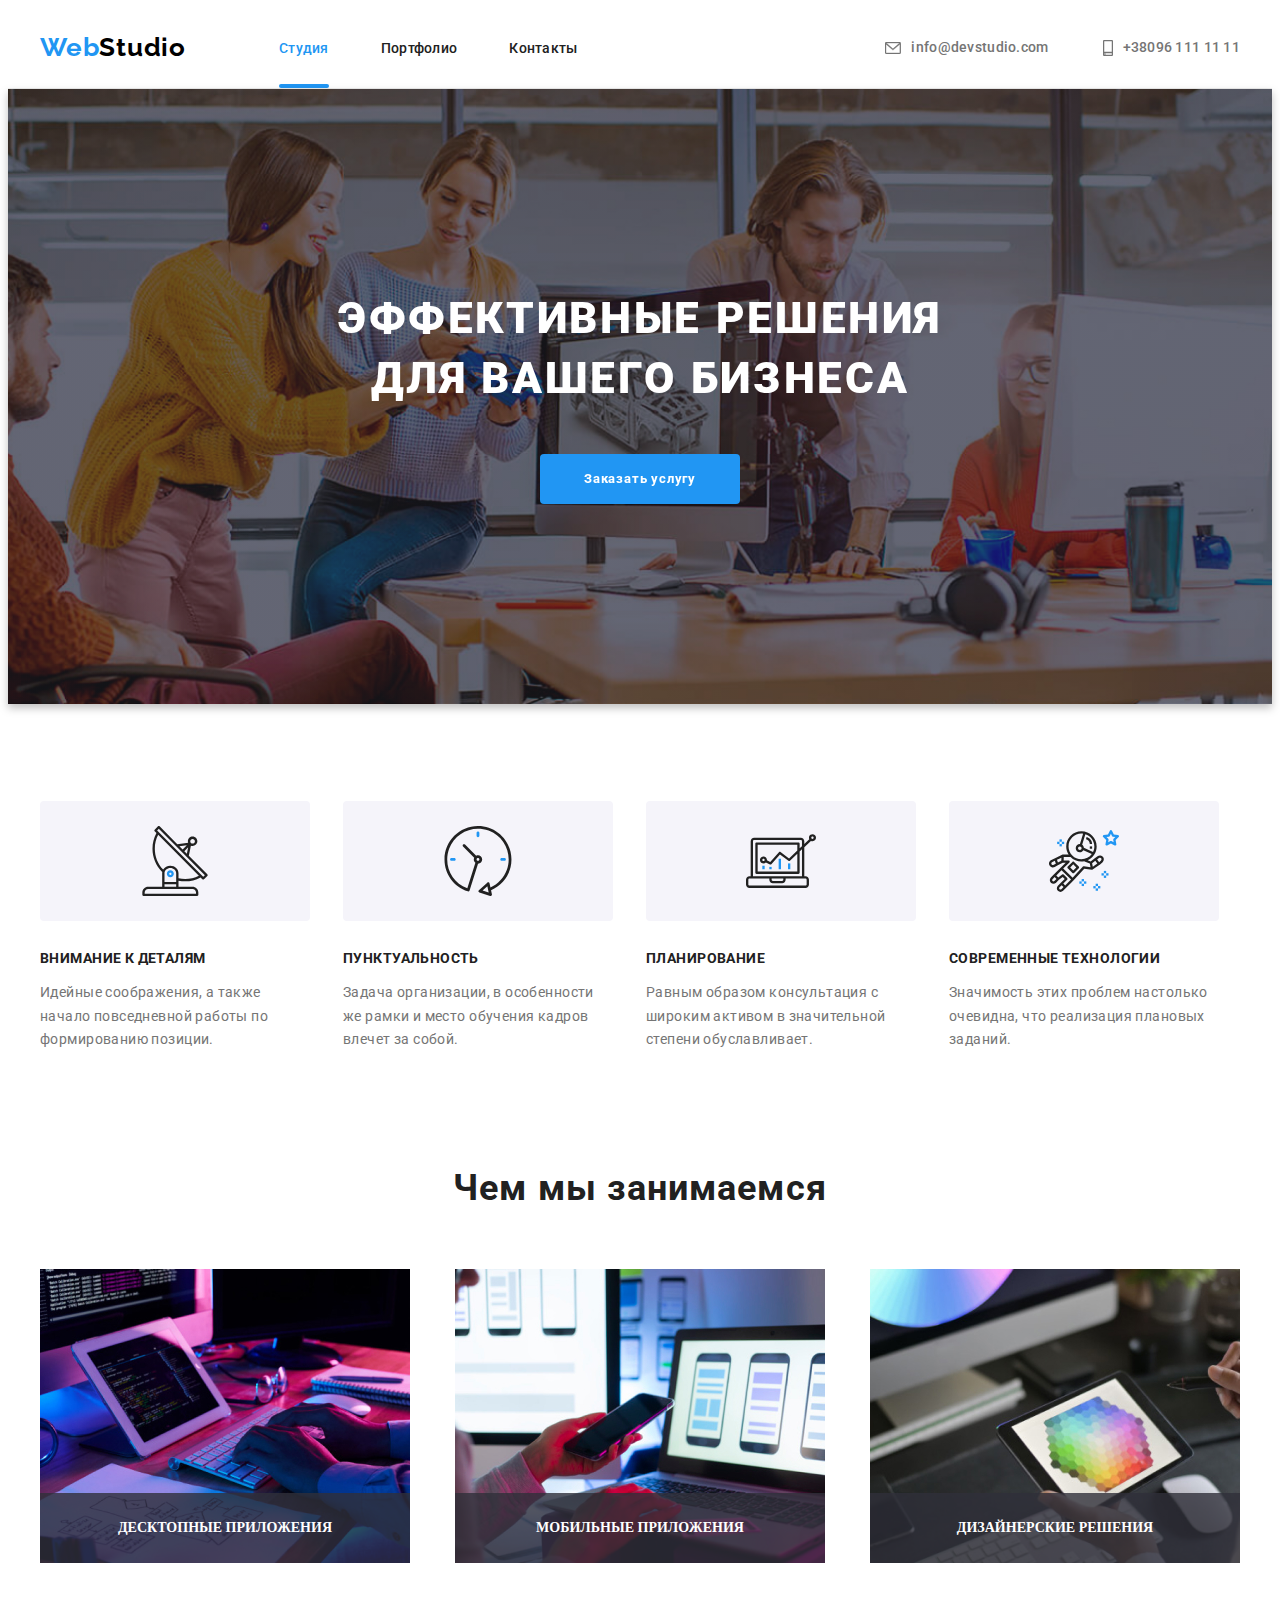
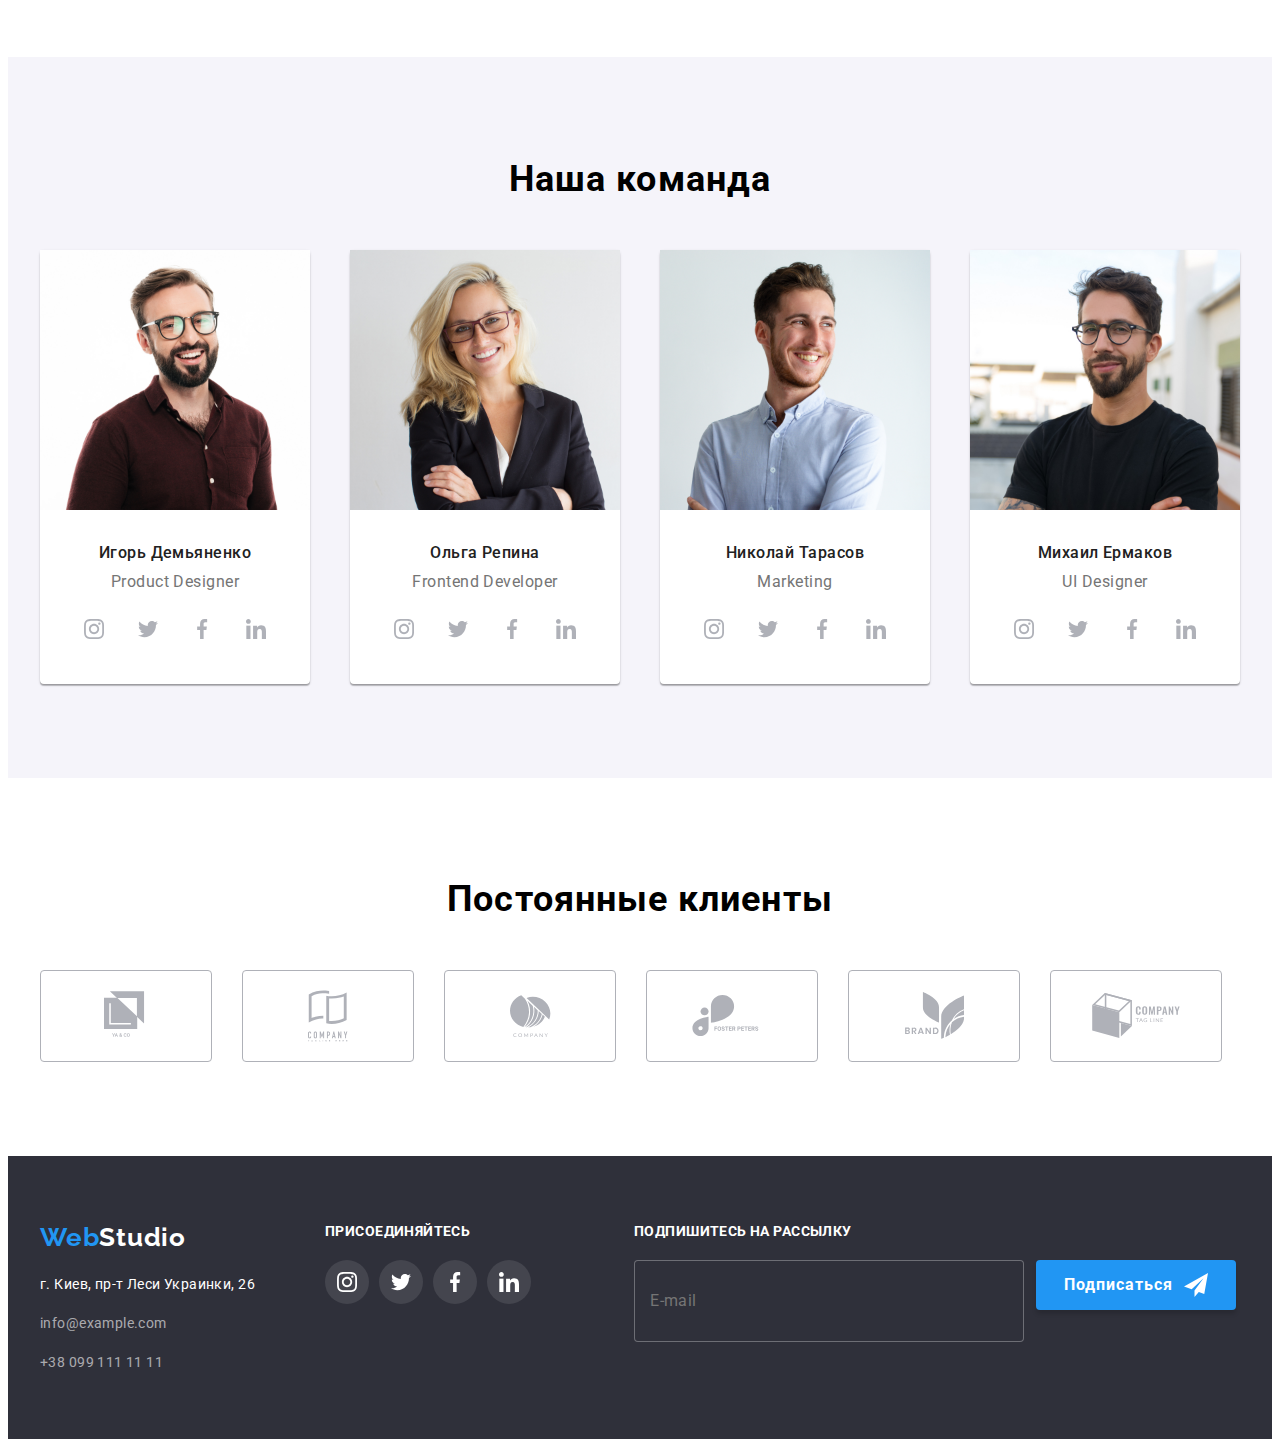
<file: index.html>
<!DOCTYPE html>
<html lang="ru">
<head>
    <meta charset="UTF-8">
    <meta name="viewport" content="width=device-width, initial-scale=1.0">
    <title>Студия</title>
    <link rel="stylesheet" href="https://cdnjs.cloudflare.com/ajax/libs/modern-normalize/1.0.0/modern-normalize.min.css"
        integrity="sha512-ISS7cAi1PEhQ8jnbJpJZMd29NlhNj4AWYyLOSp2CE/CsHxTCu+r+t0D2yoJudVrd0/8fTVPUVDzY5Tvli75u/g=="
        crossorigin="anonymous" />
<link rel="preconnect" href="https://fonts.gstatic.com">
    <link href="https://fonts.googleapis.com/css2?family=Raleway:wght@700&family=Roboto:wght@400;500;700;900&display=swap"
        rel="stylesheet">
        <link rel="stylesheet" href="./css/style.css">
   
</head>
<body>
    
 <header class="header"> 
    
<div class="container-header">
    
 
     
         <div class="logo">
        <a class="logo-black" href ="./index.html"><span class="logo-blue">Web</span>Studio</a>
        </div>
        <nav class="nav">
        <ul class="nav-list">
            <li class="nav-list-menu"><a class="list select" href="./index.html">Студия</a></li>
            <li class="nav-list-menu" ><a class="list" href="./portfolio.html">Портфолио</a></li>
            <li class="nav-list-menu"><a class="list" href="">Контакты</a></li>
        </ul>
        
        </nav>

        <ul class="address">

            <li class="address-item"><a class="list-address" href="mailto:info@devstudio.com"class="list-address"><svg class="address-icon" width="16" height="12">
                      <use href="./images/icons/symbol-defs.svg#icon-envelope"></use>
                    </svg>info@devstudio.com</a></li>
            <li class="address-item"><a class="list-address" href="tel:+380961111111"class="list-address"><svg class="address-icon" width="10" height="16">
                      <use href="./images/icon-header/symbol-defs.svg#icon-smartphone"></use>
                    </svg>+38096 111 11 11</a></li>
        </ul>
        
        </div>
        
 </header> 


 <main>
<section class="head">
    <div class="head-container">
         <h1 class="hero">Эффективные решения <br> для вашего бизнеса</h1>
         <div class="button-l">
        <button class="button" type="button" data-modal-open>Заказать услугу</button>
        </div>
        </div>
     </section>

 <section class="scroll">
    <div class="scroll-container">
    <h2 hidden>Перечень наших преимуществ</h2>
    
     <ul class="scrolls">
         <li>
             <div class="scroll-list-icon">
             <svg class="scroll-icon" width="70" height="70">
                      <use href="./images/icon-section/symbol-defs.svg#icon-antenna"></use>
                    </svg>
                    </div>
             <h3 class="scroll-title">Внимание к деталям</h3>
             <p class="scroll-indent">Идейные соображения, а также <br/> начало повседневной работы по <br/> формированию позиции.</p>
         </li>
         <li>
             <div class="scroll-list-icon">
             <svg class="scroll-icon" width="70" height="70">
                      <use href="./images/icon-section/symbol-defs.svg#icon-clock"></use>
                    </svg>
                    </div>
             <h3 class="scroll-title">Пунктуальность</h3>
             <p class="scroll-indent">Задача организации, в особенности <br/> же рамки и место обучения кадров <br/> влечет за собой.</p>
         </li>
         <li>
              <div class="scroll-list-icon">
             <svg class="scroll-icon" width="70" height="70">
                      <use href="./images/icon-section/symbol-defs.svg#icon-diagram"></use>
                    </svg>
                    </div>
             <h3 class="scroll-title">Планирование</h3>
             <p class="scroll-indent">Равным образом консультация с <br/> широким активом в значительной <br/> степени обуславливает.</p>
         </li>
         <li>
              <div class="scroll-list-icon">
              <svg class="scroll-icon" width="70" height="70">
                      <use href="./images/icon-section/symbol-defs.svg#icon-astronaut"></use>
                    </svg>
                    </div>
             <h3 class="scroll-title">Современные технологии</h3>
             <p class="scroll-indent">Значимость этих проблем настолько <br/> очевидна, что реализация плановых <br/> заданий.</p>
         </li>
     </ul>
    </div>
    
 </section>

 <section class="container-heading">
    <div class="heading-container">
     <h2 class="heading">Чем мы занимаемся</h2>
     <ul class="images">
         <li class="images-we-do">
        <img src="./images/wedo/box-1.jpg" alt="десктопные приложения" width="370">
        <div class="we-overlay">
          <p class="we-do-overlay">Десктопные приложения</p>
        </div>
         </li>
         <li class="images-we-do">
        <img src="./images/wedo/box-2.jpg" alt="мобильные приложения" width="370">
        <div class="we-overlay">
          <p class="we-do-overlay">Мобильные приложения</p>
        </div>
         </li>
         <li class="images-we-do">
        <img src="./images/wedo/box-3.jpg" alt="дизайнерские решения" width="370">
        <div class="we-overlay">
          <p class="we-do-overlay">Дизайнерские решения</p>
        </div>
         </li>
        
     </ul>
     </div>
 </section>

 <section class="team">
    <div class="container">
     <h2 class="heading-team">Наша команда</h2>
     <ul class="cards">
         <li class="card-team">
        <img src="./images/team/igor.jpg" alt="Игорь Демьяненко" width="270">
        <div class="name-vocation">
        <h3 class="name">Игорь Демьяненко</h3>
        <p class="vocation">Product Designer</p>
       <ul class="list-social-icons">
                <li class="social-icons-item">
                  <a href="#" class="social-icons-link">
                    <svg class="social-icons-svg" width="20" height="20">
                      <use href="./images/icons/symbol-defs.svg#icon-instagram"></use>
                    </svg>
                  </a>
                </li>
                <li class="social-icons-item">
                  <a href="#" class="social-icons-link">
                    <svg class="social-icons-svg" width="20" height="20"> 
                      <use href="./images/icon-social/symbol-defs.svg#icon-twitter"></use>
                    </svg>
                  </a>
                </li>
                <li class="social-icons-item">
                  <a href="#" class="social-icons-link">
                    <svg class="social-icons-svg" width="20" height="20">
                      <use href="./images/icons/symbol-defs.svg#icon-facebook"></use>
                    </svg>
                  </a>
                </li>
                <li class="social-icons-item">
                  <a href="#" class="social-icons-link">
                    <svg class="social-icons-svg" width="20" height="20">
                      <use href="./images/icons/symbol-defs.svg#icon-linkedin"></use>
                    </svg>
                  </a>
                </li>
       </ul>
       </div>
        </li>


         
         <li class="card-team">
             <img src="./images/team/olga.jpg" alt="Ольга Репина" width="270">
            <div class="name-vocation">
        <h3 class="name">Ольга Репина</h3>
    <p class="vocation">Frontend Developer</p>
    <ul class="list-social-icons">
                <li class="social-icons-item">
                  <a href="#" class="social-icons-link">
                    <svg class="social-icons-svg" width="20" height="20">
                      <use href="./images/icons/symbol-defs.svg#icon-instagram"></use>
                    </svg>
                  </a>
                </li>
                <li class="social-icons-item">
                  <a href="#" class="social-icons-link">
                    <svg class="social-icons-svg" width="20" height="20"> 
                      <use href="./images/icon-social/symbol-defs.svg#icon-twitter"></use>
                    </svg>
                  </a>
                </li>
                <li class="social-icons-item">
                  <a href="#" class="social-icons-link">
                    <svg class="social-icons-svg" width="20" height="20">
                      <use href="./images/icons/symbol-defs.svg#icon-facebook"></use>
                    </svg>
                  </a>
                </li>
                <li class="social-icons-item">
                  <a href="#" class="social-icons-link">
                    <svg class="social-icons-svg" width="20" height="20">
                      <use href="./images/icons/symbol-defs.svg#icon-linkedin"></use>
                    </svg>
                  </a>
                </li>
              </ul>
    </div>
</li>
<li class="card-team">
    <img src="./images/team/nick.jpg" alt="Николай Тарасов" width="270">
    <div class="name-vocation">
    <h3 class="name">Николай Тарасов</h3>
    <p class="vocation" >Marketing</p>
    <ul class="list-social-icons">
                <li class="social-icons-item">
                  <a href="#" class="social-icons-link">
                    <svg class="social-icons-svg" width="20" height="20">
                      <use href="./images/icons/symbol-defs.svg#icon-instagram"></use>
                    </svg>
                  </a>
                </li>
                <li class="social-icons-item">
                  <a href="#" class="social-icons-link">
                    <svg class="social-icons-svg" width="20" height="20"> 
                      <use href="./images/icon-social/symbol-defs.svg#icon-twitter"></use>
                    </svg>
                  </a>
                </li>
                <li class="social-icons-item">
                  <a href="#" class="social-icons-link">
                    <svg class="social-icons-svg" width="20" height="20">
                      <use href="./images/icons/symbol-defs.svg#icon-facebook"></use>
                    </svg>
                  </a>
                </li>
                <li class="social-icons-item">
                  <a href="#" class="social-icons-link">
                    <svg class="social-icons-svg" width="20" height="20">
                      <use href="./images/icons/symbol-defs.svg#icon-linkedin"></use>
                    </svg>
                  </a>
                </li>
              </ul>
    </div>
</li>
<li class="card-team">
    <img src="./images/team/michael.jpg" alt="Михаил Ермаков" width="270">
    <div class="name-vocation">
    <h3 class="name">Михаил Ермаков</h3>
    <p class="vocation">UI Designer</p>
    <ul class="list-social-icons">
                <li class="social-icons-item">
                  <a href="#" class="social-icons-link">
                    <svg class="social-icons-svg" width="20" height="20">
                      <use href="./images/icons/symbol-defs.svg#icon-instagram"></use>
                    </svg>
                  </a>
                </li>
                <li class="social-icons-item">
                  <a href="#" class="social-icons-link">
                    <svg class="social-icons-svg" width="20" height="20"> 
                      <use href="./images/icon-social/symbol-defs.svg#icon-twitter"></use>
                    </svg>
                  </a>
                </li>
                <li class="social-icons-item">
                  <a href="#" class="social-icons-link">
                    <svg class="social-icons-svg" width="20" height="20">
                      <use href="./images/icons/symbol-defs.svg#icon-facebook"></use>
                    </svg>
                  </a>
                </li>
                <li class="social-icons-item">
                  <a href="#" class="social-icons-link">
                    <svg class="social-icons-svg" width="20" height="20">
                      <use href="./images/icons/symbol-defs.svg#icon-linkedin"></use>
                    </svg>
                  </a>
                </li>
              </ul>
    </div>
</li>
         
     </ul>
    </div>
 </section>
 <section class="clients">
    <div class="container-clients">
     <h2 class="heading-team">Постоянные клиенты</h2>
     <ul class="icon-clients">
       <li class="clients-list">
         <a href="#" class="clients-icons-link">
       <svg class="client-icon" width="44.27" height="49.23">
                      <use href="./images/icon-logo/symbol-defs.svg#icon-logo1"></use>
                    </svg>
                    </a>
                    </li>
                    <li class="clients-list">
                       <a href="#" class="clients-icons-link">
       <svg class="client-icon" width="40" height="52">
                      <use href="./images/icon-logo/symbol-defs.svg#icon-logo2"></use>
                    </svg>
                    </a>
                    </li>
                    <li class="clients-list">
                      <a href="#" class="clients-icons-link">
       <svg class="client-icon" width="41" height="42.6">
                      <use href="./images/icon-logo/symbol-defs.svg#icon-logo3"></use>
                    </svg>
                    </a>
                    </li>
                    <li class="clients-list">
                      <a href="#" class="clients-icons-link">
       <svg class="client-icon" width="79.66" height="42.02">
                      <use href="./images/icon-logo/symbol-defs.svg#icon-logo4"></use>
                    </svg>
                    </a>
                    </li>
                    <li class="clients-list">
                      <a href="#" class="clients-icons-link">
       <svg class="client-icon" width="59" height="47">
                      <use href="./images/icon-logo/symbol-defs.svg#icon-logo5"></use>
                    </svg>
                    </a>
                    </li>
                    <li class="clients-list">
                       <a href="#" class="clients-icons-link">
       <svg class="client-icon" width="88.48" height="45.44">
                      <use href="./images/icon-logo/symbol-defs.svg#icon-logo6"></use>
                    </svg>
                    </a>
                    </li>
                    </ul>
       </div>
       </section>
</main>
<footer class="footer">
    
    <div class="container-footer">
      <div>
        <div class="footer-logo">
    <a class="logo-white" href="./index.html"><span class="logo-blue">Web</span>Studio</a>
    </div>
    <address>

<p class="address-city">г. Киев, пр-т Леси Украинки, 26</p>
<ul class="link-address">
    <li><a class="address-link" href="mailto:info@devstudio.com">info@example.com</a></li>
    <li><a class="address-link" href="tel:+380991111111">+38 099 111 11 11</a></li>
</ul>

    </address>
    </div>
    <div class="footer-icons">
<h2 class="join">Присоединяйтесь</h2>
<ul class="footer-list">
  <li class="icon-footer"><a href="#" class="footer-icons-link">
       <svg class="footer-icon" width="20" height="20">
                      <use href="./images/icons/symbol-defs.svg#icon-instagram"></use>
                    </svg>
                    </a></li>
  <li class="icon-footer"><a href="#" class="footer-icons-link">
       <svg class="footer-icon" width="20" height="20">
                      <use href="./images/icon-social/symbol-defs.svg#icon-twitter"></use>
                    </svg>
                    </a></li>
  <li class="icon-footer"><a href="#" class="footer-icons-link">
       <svg class="footer-icon" width="20" height="20">
                      <use href="./images/icons/symbol-defs.svg#icon-facebook"></use>
                    </svg>
                    </a></li>
  <li class="icon-footer"><a href="#" class="footer-icons-link">
       <svg class="footer-icon" width="20" height="20">
                      <use href="./images/icons/symbol-defs.svg#icon-linkedin"></use>
                    </svg>
                    </a></li>
</ul>
    </div>
    <div class="footer-mail">
      <h2 class="join">Подпишитесь на рассылку</h2>
      <div class="footer-mail-line">
        <div class="mail-line">
          <label for="mail"></label>
          <input class="input-mail" type="email" name="email" id="email" placeholder="E-mail" autocomplete="off">
        </div>
        <button class="footer-btn" type="submit">Подписаться
           <svg class="footer-btn-icon" width="24" height="24">
                      <use href="./images/footer-icon-btn/symbol-defs.svg#icon-send"></use>
                    </svg>
        </button>
      </div>
    </div>
    </div>
    
</footer>
<div class="backdrop is-hidden" data-modal>
  <div class="modal">
    <button class="modal-close-btn" data-modal-close>
      <svg class="modal-svg-close" width="18" height="18">
          <use href="./images/icon-modal/close-icon/symbol-defs.svg#icon-close"></use>
        </svg></button>
    <h2 class="modal-title">Оставьте свои данные, мы вам перезвоним</h2>
    <form class="form-modal" action="">
      <div class="filed-modal">
        <label class="label" for="name">Имя</label>
        <div class="element">
        <input class="input" type="text" name="name" id="name" autofocus autocomplete="name">
        <svg class="modal-svg" width="12" height="12">
          <use href="./images/icon-modal/symbol-defs.svg#icon-vector-3"></use>
        </svg>
        </div>
      </div>
      <div class="filed-modal">
        <label class="label" for="tel">Телефон</label>
        <div class="element">
        <input class="input" type="tel" name="tel" id="tel" autocomplete="tel">
        <svg class="modal-svg" width="12" height="12">
          <use href="./images/icon-modal/symbol-defs.svg#icon-vector-1"></use>
        </svg>
        </div>
      </div>
      <div class="filed-modal">
        <label class="label" for="mail">Почта</label>
         <div class="element">
        <input class="input" type="email" name="mail" id="mail" autocomplete="email">
         <svg class="modal-svg" width="12" height="12">
          <use href="./images/icon-modal/symbol-defs.svg#icon-vector-2"></use>
        </svg>
        </div>
      </div>
      <div class="filed-modal-comment">
        <label class="label" for="comment">Комментарий</label>
        <div class="element">
        <textarea class="input-comment" placeholder="Введите текст" name="comment" id="comment"></textarea>
        </div>
      </div>
      <div class="checkbox">
        <input class="checkbox-input visually-hidden" type="checkbox" name="checkbox" id="checkbox">
        <label class="label-checkbox" for="checkbox">Соглашаюсь с рассылкой и принимаю&nbsp;
        
      <a class="link-checkbox" href="">Условия договора</a>
      </label>
      </div>
      <button class="button-submit" type="submit">Отправить</button>
    </form>
    
  </div>
</div>
<script src="./js/modal.js"></script>
</body>
</html>
</file>
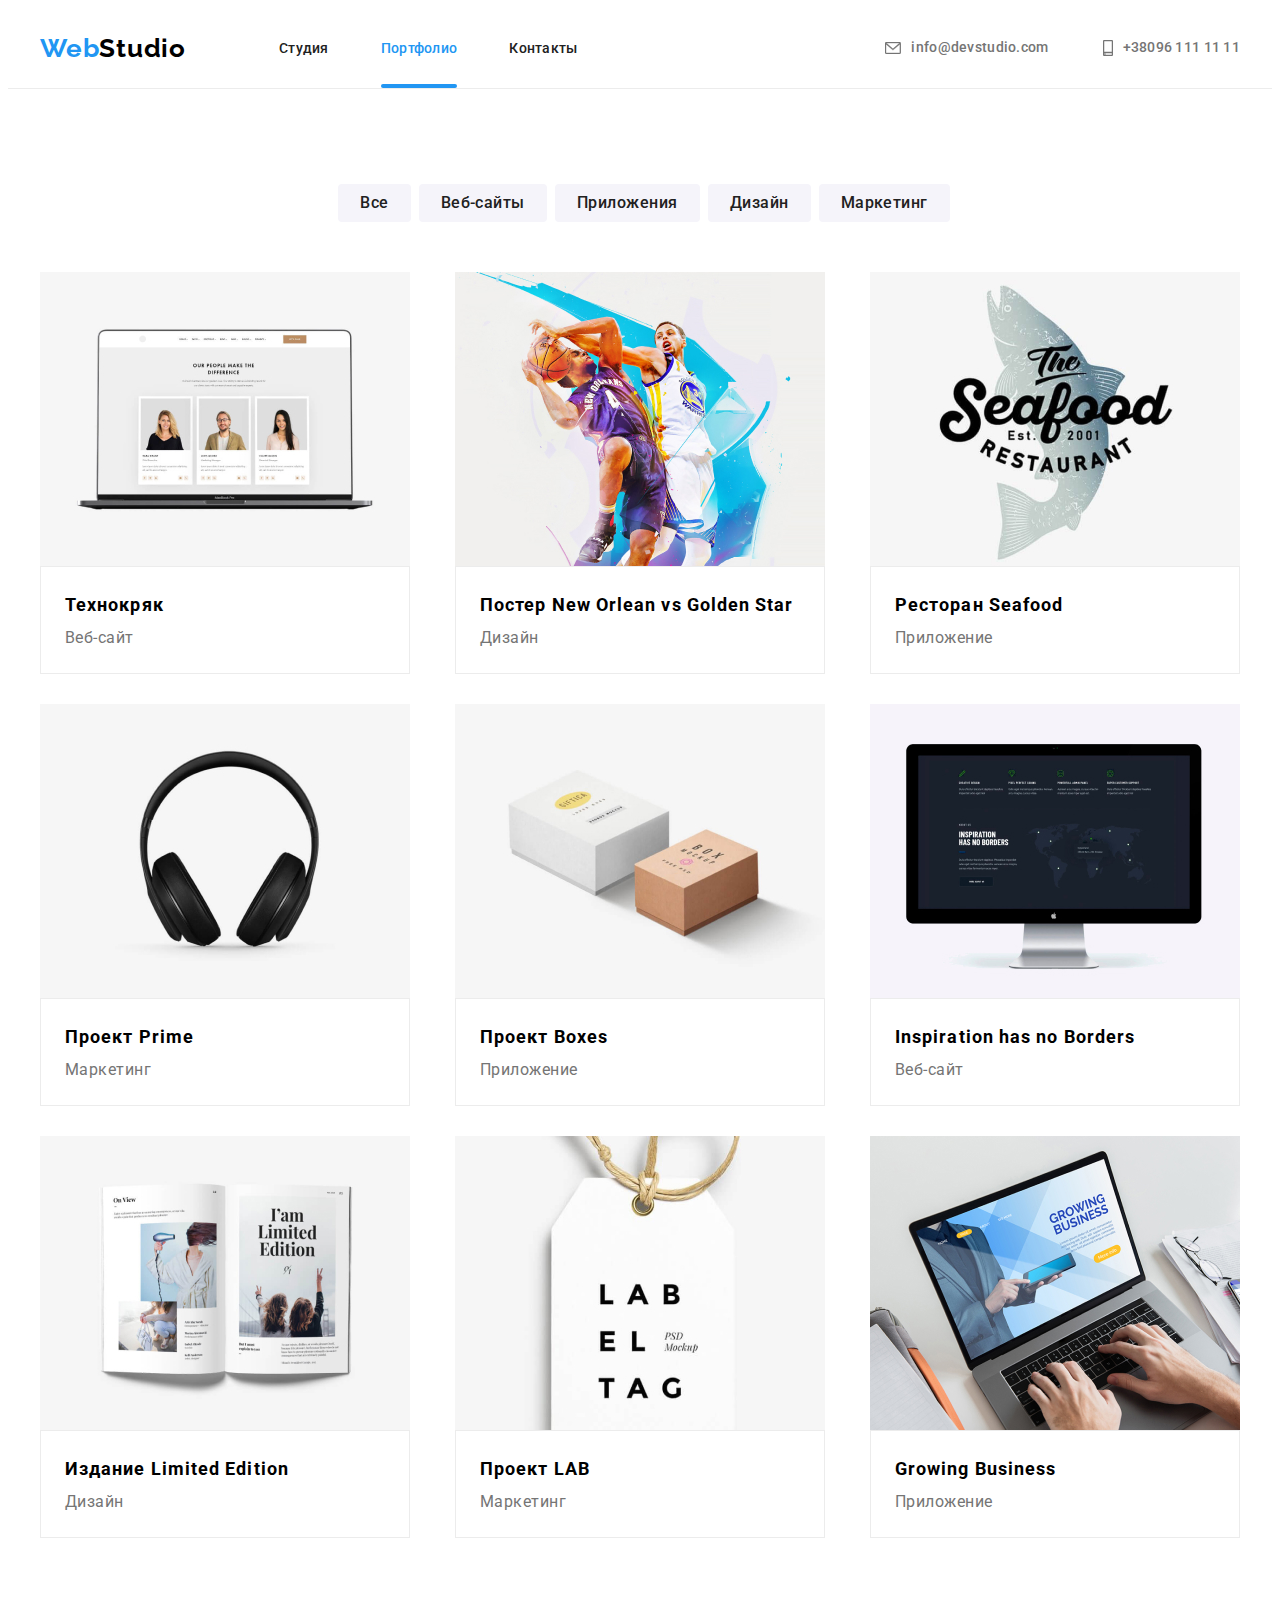
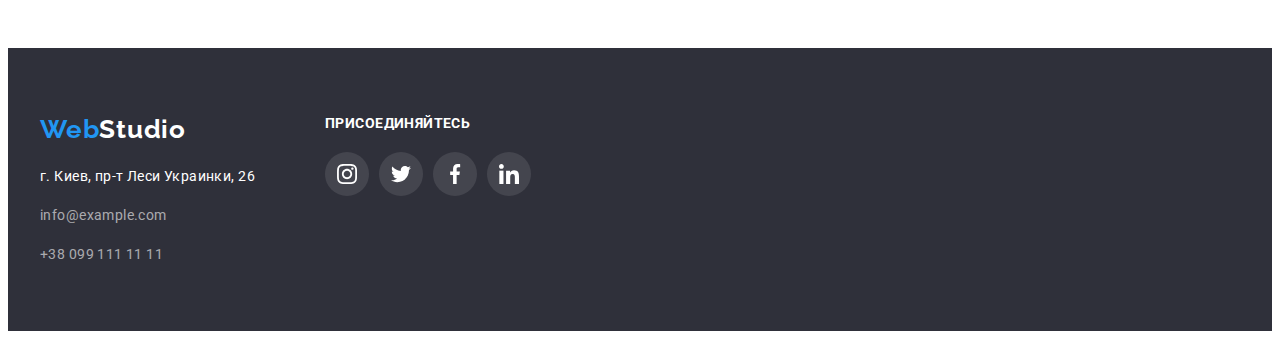
<file: portfolio.html>
<!DOCTYPE html>
<html lang="ru">

<head>
    <meta charset="UTF-8">
    <meta name="viewport" content="width=device-width, initial-scale=1.0">
    <title>Портфолио</title>
    <link rel="stylesheet" href="https://cdnjs.cloudflare.com/ajax/libs/modern-normalize/1.0.0/modern-normalize.min.css"
        integrity="sha512-ISS7cAi1PEhQ8jnbJpJZMd29NlhNj4AWYyLOSp2CE/CsHxTCu+r+t0D2yoJudVrd0/8fTVPUVDzY5Tvli75u/g=="
        crossorigin="anonymous" />
    <link rel="preconnect" href="https://fonts.gstatic.com">
    <link
        href="https://fonts.googleapis.com/css2?family=Raleway:wght@700&family=Roboto:wght@400;500;700;900&display=swap"
        rel="stylesheet">
    <link rel="stylesheet" href="./css/style.css">

</head>

<body>
    <header class="header">
    
        <div class="container-header">
    
    
          
                <div class="logo">
                    <nav class="nav">
                    <a class="logo-black" href="./index.html"><span class="logo-blue">Web</span>Studio</a>
                </div>
                <ul class="nav-list">
                    <li><a class="list" href="./index.html">Студия</a></li>
                    <li><a class="list select" href="./portfolio.html">Портфолио</a></li>
                    <li><a class="list" href="">Контакты</a></li>
                </ul>
    
            </nav>
    
             <ul class="address">

            <li class="address-item"><a class="list-address" href="mailto:info@devstudio.com"class="list-address"><svg class="address-icon" width="16" height="12">
                      <use href="./images/icons/symbol-defs.svg#icon-envelope"></use>
                    </svg>info@devstudio.com</a></li>
            <li class="address-item"><a class="list-address" href="tel:+380961111111"class="list-address"><svg class="address-icon" width="10" height="16">
                      <use href="./images/icon-header/symbol-defs.svg#icon-smartphone"></use>
                    </svg>+38096 111 11 11</a></li>
        </ul>
        
    
        </div>
    </header>
    
    

    <main>
        <section class="portfolio">
            <div class="container">
        <h1 hidden>Список наших проектов</h1>
        <ul class="projects-list">
            <li><button class="button-list" type="button">Все</button></li>
            <li><button class="button-list" type="button">Веб-сайты</button></li>
            <li><button class="button-list" type="button">Приложения</button></li>
            <li><button class="button-list" type="button">Дизайн</button></li>
            <li><button class="button-list" type="button">Маркетинг</button></li>
        </ul>

        <ul class="cars-projects">
            <li>
                <a href class="card-links" target="_blank" rel="noopener noreferrer">
                <div class="card">
                    <div class="portfolio-img">
                       
                <img class="images-card" src="./images/portfolio/website.jpg" alt="Технокряк" width="370">
                 <div class="overlay">
                     <p class="port-text">Технокряк это современная<br> площадка распространения<br> коронавируса. Компании<br> используют
                    эту платформу для<br> цифрового
                    шпионажа и атак на<br> защищённые сервера конкурентов.
                  </p>
                </div>
                </div>
                    <div class="projects-list-title">
                <h2 class="projects">Технокряк</h2>
                <p class="list-title">Веб-сайт</p>
                </div>
            
        </div>
        </a>
        </li>
    
        
            <li class="item">
                <a href="#" class="card-links" target="_blank" rel="noopener noreferrer">
                <div class="card">
                    <div class="portfolio-img">
                <img class="images-card" src="./images/portfolio/poster.jpg" alt="Постер New Orlean vs Golden Star" width="370">
                 <div class="overlay">
                     <p class="port-text">Технокряк это современная<br> площадка распространения<br> коронавируса. Компании<br> используют
                    эту платформу для<br> цифрового
                    шпионажа и атак на<br> защищённые сервера конкурентов.
                  </p>
                </div>
                </div>
                <div class="projects-list-title">
                <h3 class="projects">Постер New Orlean vs Golden Star</h3>
                <p class="list-title">Дизайн</p>
                </div>
                </div>
        </a>

            </li>
            

            
            <li class="item">
                 <a href="#" class="card-links" target="_blank" rel="noopener noreferrer">
                <div class="card">
                    <div class="portfolio-img">
                <img class="images-card-last" src="./images/portfolio/restaurant.jpg" alt="Ресторан Seafood" width="370">
                <div class="overlay">
                     <p class="port-text">Технокряк это современная<br> площадка распространения<br> коронавируса. Компании<br> используют
                    эту платформу для<br> цифрового
                    шпионажа и атак на<br> защищённые сервера конкурентов.
                  </p>
                </div>
                </div>
                 <div class="projects-list-title-last">
                <h3 class="projects">Ресторан Seafood</h3>
                <p class="list-title">Приложение</p>
</div>
</div>
        
        </a>
            </li>
        
        
            <li class="item2">
                 <a href="#" class="card-links" target="_blank" rel="noopener noreferrer">
                <div class="card">
                    <div class="portfolio-img">
                <img class="images-card" src="./images/portfolio/prime.jpg" alt="Проект Prime" width="370">
                <div class="overlay">
                     <p class="port-text">Технокряк это современная<br> площадка распространения<br> коронавируса. Компании<br> используют
                    эту платформу для<br> цифрового
                    шпионажа и атак на<br> защищённые сервера конкурентов.
                  </p>
                </div>
                </div>
                 <div class="projects-list-title">
                <h3 class="projects">Проект Prime</h3>
                <p class="list-title">Маркетинг</p>
                </div>
                </div>
        
        </a>
            </li>
            
            
            <li class="item1">
                <a href="#" class="card-links" target="_blank" rel="noopener noreferrer">
                <div class="card">
                     <div class="portfolio-img">
                <img class="images-card" src="./images/portfolio/boxes.jpg" alt="Проект Boxes" width="370">
                <div class="overlay">
                     <p class="port-text">Технокряк это современная<br> площадка распространения<br> коронавируса. Компании<br> используют
                    эту платформу для<br> цифрового
                    шпионажа и атак на<br> защищённые сервера конкурентов.
                  </p>
                </div>
                </div>
                 <div class="projects-list-title">
                <h3 class="projects">Проект Boxes</h3>
                <p class="list-title">Приложение</p>
            </div>
            </div>
        
        </a>
            </li>
        
            
            <li class="item1">
                <a href="#" class="card-links" target="_blank" rel="noopener noreferrer">
                <div class="card">
                    <div class="portfolio-img">
                <img class="images-card-last" src="./images/portfolio/inspiration.jpg" alt="Inspiration has no Borders" width="370">
                 <div class="overlay">
                     <p class="port-text">Технокряк это современная<br> площадка распространения<br> коронавируса. Компании<br> используют
                    эту платформу для<br> цифрового
                    шпионажа и атак на<br> защищённые сервера конкурентов.
                  </p>
                  </div>
                </div>
                <div class="projects-list-title-last">
                <h3 class="projects">Inspiration has no Borders</h3>
                <p class="list-title">Веб-сайт</p>
                </div>
                </div>
                </a>
            </li>
           
            <li>
                <a href="#" class="card-links" target="_blank" rel="noopener noreferrer">
                <div class="card">
                    <div class="portfolio-img">
                <img class="images-card" src="./images/portfolio/limited.jpg" alt="Издание Limited Edition" width="370">
                 <div class="overlay">
                     <p class="port-text">Технокряк это современная<br> площадка распространения<br> коронавируса. Компании<br> используют
                    эту платформу для<br> цифрового
                    шпионажа и атак на<br> защищённые сервера конкурентов.
                  </p>
                  </div>
                </div>
                <div class="projects-list-title">
                <h3 class="projects">Издание Limited Edition</h3>
                <p class="list-title">Дизайн</p>
                </div>
                </div>
                </a>
            </li>
            
            <li class="item">
                <a href="#" class="card-links" target="_blank" rel="noopener noreferrer">
                <div class="card">
                    <div class="portfolio-img">
                <img class="images-card" src="./images/portfolio/lab.jpg" alt="Проект LAB" width="370">
                <div class="overlay">
                     <p class="port-text">Технокряк это современная<br> площадка распространения<br> коронавируса. Компании<br> используют
                    эту платформу для<br> цифрового
                    шпионажа и атак на<br> защищённые сервера конкурентов.
                  </p>
                  </div>
                </div>
                 <div class="projects-list-title">
                <h3 class="projects">Проект LAB</h3>
                <p class="list-title">Маркетинг</p>
                </div>
                </div>
                </a>
            </li>
            
            <li class="item" >
                <a href="#" class="card-links" target="_blank" rel="noopener noreferrer">
                <div class="card">
                    <div class="portfolio-img">
                <img class="images-card-last" src="./images/portfolio/growing.jpg" alt="Growing Business" width="370">
                <div class="overlay">
                     <p class="port-text">Технокряк это современная<br> площадка распространения<br> коронавируса. Компании<br> используют
                    эту платформу для<br> цифрового
                    шпионажа и атак на<br> защищённые сервера конкурентов.
                  </p>
                  </div>
                </div>
                 <div class="projects-list-title-last">
                <h3 class="projects">Growing Business</h3>
                <p class="list-title">Приложение</p>
                </div>
                </div>
                </a>
            </li>
            
        </ul>
        </div>
        </section>

    </main>

    <footer class="footer">
    
    <div class="container-footer">
      <div>
        <div class="footer-logo">
    <a class="logo-white" href="./index.html"><span class="logo-blue">Web</span>Studio</a>
    </div>
    <address>

<p class="address-city">г. Киев, пр-т Леси Украинки, 26</p>
<ul class="link-address">
    <li><a class="address-link" href="mailto:info@devstudio.com">info@example.com</a></li>
    <li><a class="address-link" href="tel:+380991111111">+38 099 111 11 11</a></li>
</ul>

    </address>
    </div>
    <div class="footer-icons">
<h2 class="join">Присоединяйтесь</h2>
<ul class="footer-list">
  <li class="icon-footer"><a href="#" class="footer-icons-link">
       <svg class="footer-icon" width="20" height="20">
                      <use href="./images/icons/symbol-defs.svg#icon-instagram"></use>
                    </svg>
                    </a></li>
  <li class="icon-footer"><a href="#" class="footer-icons-link">
       <svg class="footer-icon" width="20" height="20">
                      <use href="./images/icon-social/symbol-defs.svg#icon-twitter"></use>
                    </svg>
                    </a></li>
  <li class="icon-footer"><a href="#" class="footer-icons-link">
       <svg class="footer-icon" width="20" height="20">
                      <use href="./images/icons/symbol-defs.svg#icon-facebook"></use>
                    </svg>
                    </a></li>
  <li class="icon-footer"><a href="#" class="footer-icons-link">
       <svg class="footer-icon" width="20" height="20">
                      <use href="./images/icons/symbol-defs.svg#icon-linkedin"></use>
                    </svg>
                    </a></li>
</ul>
    </div>
    </div>
    
</footer>
    
    </body>
    
    </html>
</file>
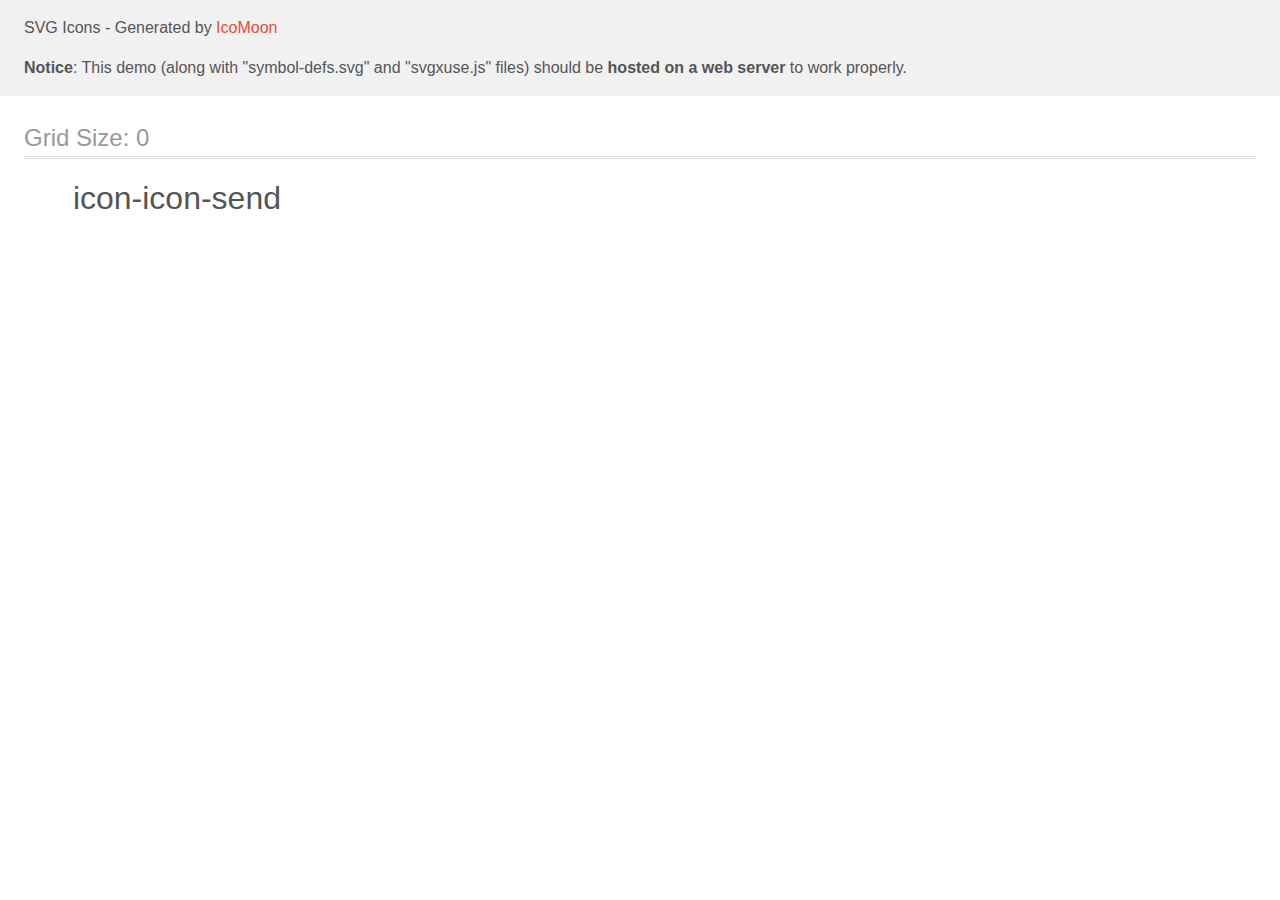
<file: images/footer-icon-btn/demo-external-svg.html>
<!doctype html>
<html>
<head>
    <title>IcoMoon - SVG Icons</title>
    <meta charset="utf-8">
    <meta name="viewport" content="width=device-width, initial-scale=1">
    <link rel="stylesheet" href="demo-files/demo.css">
    <link rel="stylesheet" href="style.css">
</head>
<body>
<header class="bgc1 clearfix">
<div class="mhl">
    <p>SVG Icons - Generated by <a href="https://icomoon.io/app">IcoMoon</a></p><p><strong>Notice</strong>: This demo (along with "symbol-defs.svg" and "svgxuse.js" files) should be <b>hosted on a web server</b> to work properly.</p>
</div>
</header>
    <div class="clearfix mhl ptl">
        <h1 class="mvm mtn fgc1">Grid Size: 0</h1>
        <div class="glyph fs1">
            <div class="clearfix pbs">
                <svg class="icon icon-icon-send"><use xlink:href="symbol-defs.svg#icon-icon-send"></use></svg><span class="name"> icon-icon-send</span>
            </div>
        </div>
  </div>
<script defer src="svgxuse.js"></script>
</body>
</html>
</file>
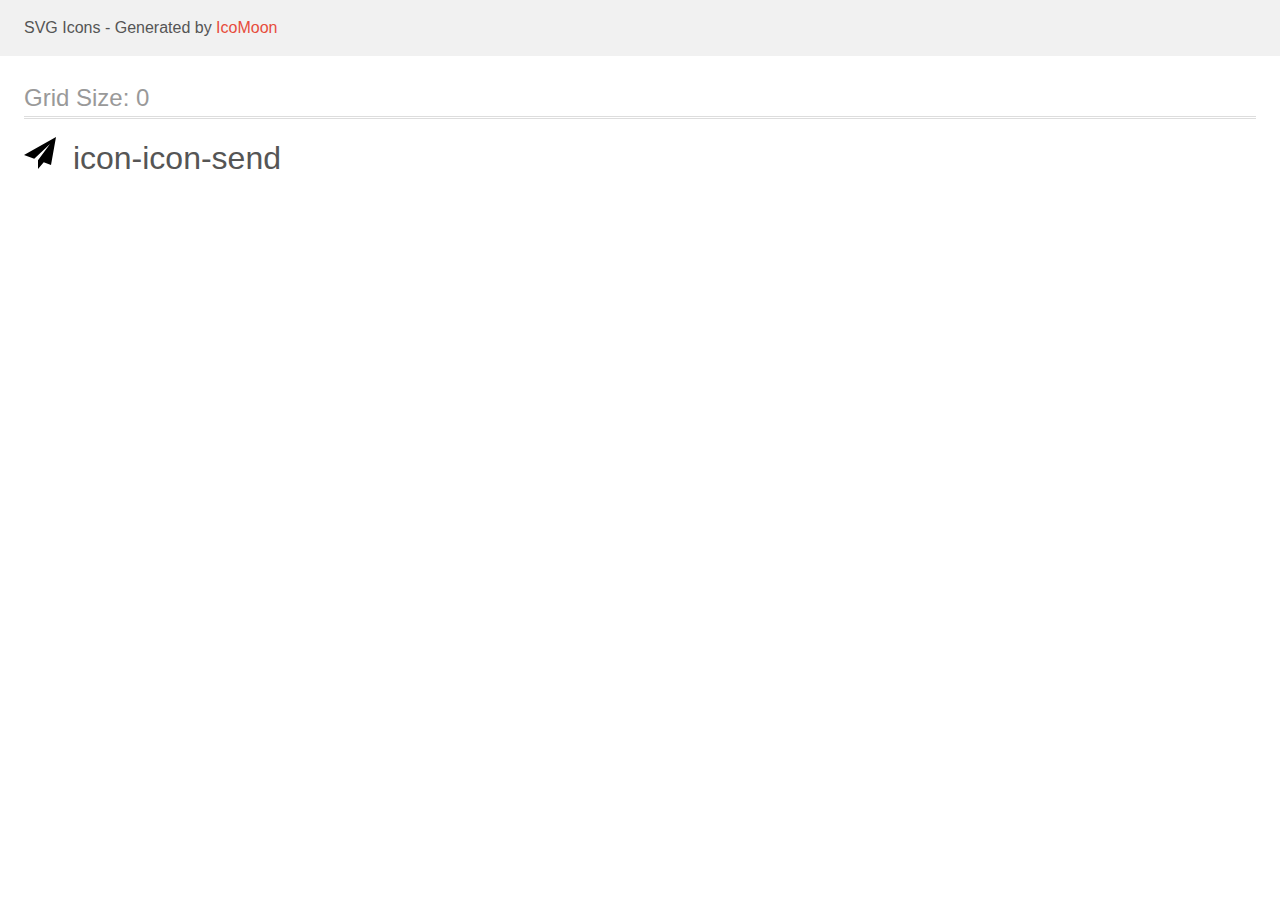
<file: images/footer-icon-btn/demo.html>
<!doctype html>
<html>
<head>
    <title>IcoMoon - SVG Icons</title>
    <meta charset="utf-8">
    <meta name="viewport" content="width=device-width, initial-scale=1">
    <link rel="stylesheet" href="demo-files/demo.css">
    <link rel="stylesheet" href="style.css">
</head>
<body>
<svg aria-hidden="true" style="position: absolute; width: 0; height: 0; overflow: hidden;" version="1.1" xmlns="http://www.w3.org/2000/svg" xmlns:xlink="http://www.w3.org/1999/xlink">
<defs>
<symbol id="icon-icon-send" viewBox="0 0 32 32">
<path d="M32 0l-32 18 10.227 3.788 15.773-14.788-11.998 16.186 0.010 0.004-0.012-0.004v8.814l5.735-6.691 7.265 2.691 5-28z"></path>
</symbol>
</defs>
</svg>

<header class="bgc1 clearfix">
<div class="mhl">
    <p>SVG Icons - Generated by <a href="https://icomoon.io/app">IcoMoon</a></p>
</div>
</header>
    <div class="clearfix mhl ptl">
        <h1 class="mvm mtn fgc1">Grid Size: 0</h1>
        <div class="glyph fs1">
            <div class="clearfix pbs">
                <svg class="icon icon-icon-send"><use xlink:href="#icon-icon-send"></use></svg><span class="name"> icon-icon-send</span>
            </div>
        </div>
  </div>
<script defer src="svgxuse.js"></script>
</body>
</html>
</file>
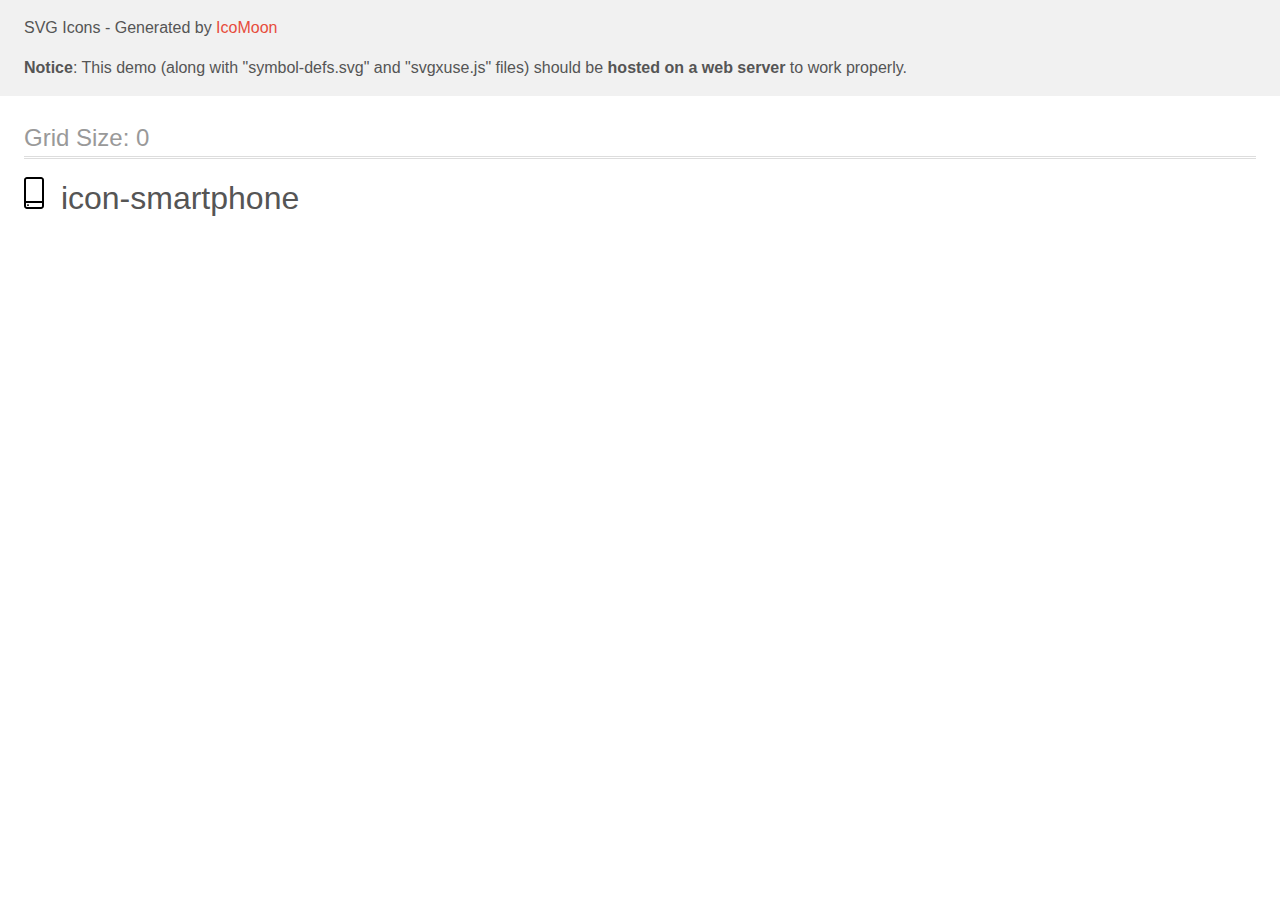
<file: images/icon-header/demo-external-svg.html>
<!doctype html>
<html>
<head>
    <title>IcoMoon - SVG Icons</title>
    <meta charset="utf-8">
    <meta name="viewport" content="width=device-width, initial-scale=1">
    <link rel="stylesheet" href="demo-files/demo.css">
    <link rel="stylesheet" href="style.css">
</head>
<body>
<header class="bgc1 clearfix">
<div class="mhl">
    <p>SVG Icons - Generated by <a href="https://icomoon.io/app">IcoMoon</a></p><p><strong>Notice</strong>: This demo (along with "symbol-defs.svg" and "svgxuse.js" files) should be <b>hosted on a web server</b> to work properly.</p>
</div>
</header>
    <div class="clearfix mhl ptl">
        <h1 class="mvm mtn fgc1">Grid Size: 0</h1>
        <div class="glyph fs1">
            <div class="clearfix pbs">
                <svg class="icon icon-smartphone"><use xlink:href="symbol-defs.svg#icon-smartphone"></use></svg><span class="name"> icon-smartphone</span>
            </div>
        </div>
  </div>
<script defer src="svgxuse.js"></script>
</body>
</html>
</file>
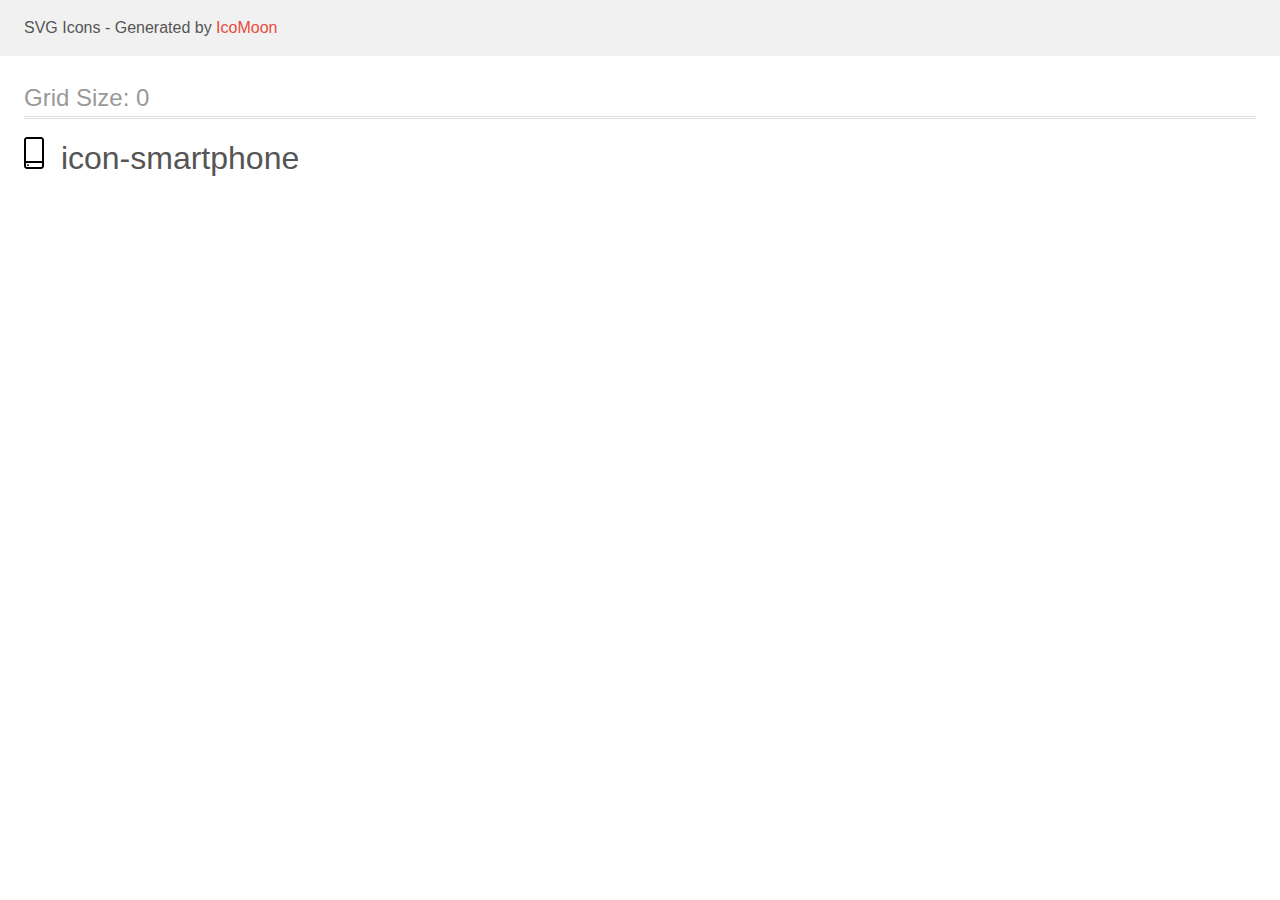
<file: images/icon-header/demo.html>
<!doctype html>
<html>
<head>
    <title>IcoMoon - SVG Icons</title>
    <meta charset="utf-8">
    <meta name="viewport" content="width=device-width, initial-scale=1">
    <link rel="stylesheet" href="demo-files/demo.css">
    <link rel="stylesheet" href="style.css">
</head>
<body>
<svg aria-hidden="true" style="position: absolute; width: 0; height: 0; overflow: hidden;" version="1.1" xmlns="http://www.w3.org/2000/svg" xmlns:xlink="http://www.w3.org/1999/xlink">
<defs>
<symbol id="icon-smartphone" viewBox="0 0 20 32">
<path d="M17 0h-14c-1.654 0-3 1.346-3 3v26c0 1.654 1.346 3 3 3h14c1.654 0 3-1.346 3-3v-26c0-1.654-1.346-3-3-3zM3 2h14c0.552 0 1 0.448 1 1v21h-16v-21c0-0.552 0.448-1 1-1zM17 30h-14c-0.552 0-1-0.448-1-1v-3h16v3c0 0.552-0.448 1-1 1z"></path>
<path d="M4.707 27.478c0.391 0.365 0.391 0.956 0 1.321s-1.024 0.365-1.414 0c-0.391-0.365-0.391-0.956 0-1.321s1.024-0.365 1.414 0z"></path>
</symbol>
</defs>
</svg>

<header class="bgc1 clearfix">
<div class="mhl">
    <p>SVG Icons - Generated by <a href="https://icomoon.io/app">IcoMoon</a></p>
</div>
</header>
    <div class="clearfix mhl ptl">
        <h1 class="mvm mtn fgc1">Grid Size: 0</h1>
        <div class="glyph fs1">
            <div class="clearfix pbs">
                <svg class="icon icon-smartphone"><use xlink:href="#icon-smartphone"></use></svg><span class="name"> icon-smartphone</span>
            </div>
        </div>
  </div>
<script defer src="svgxuse.js"></script>
</body>
</html>
</file>
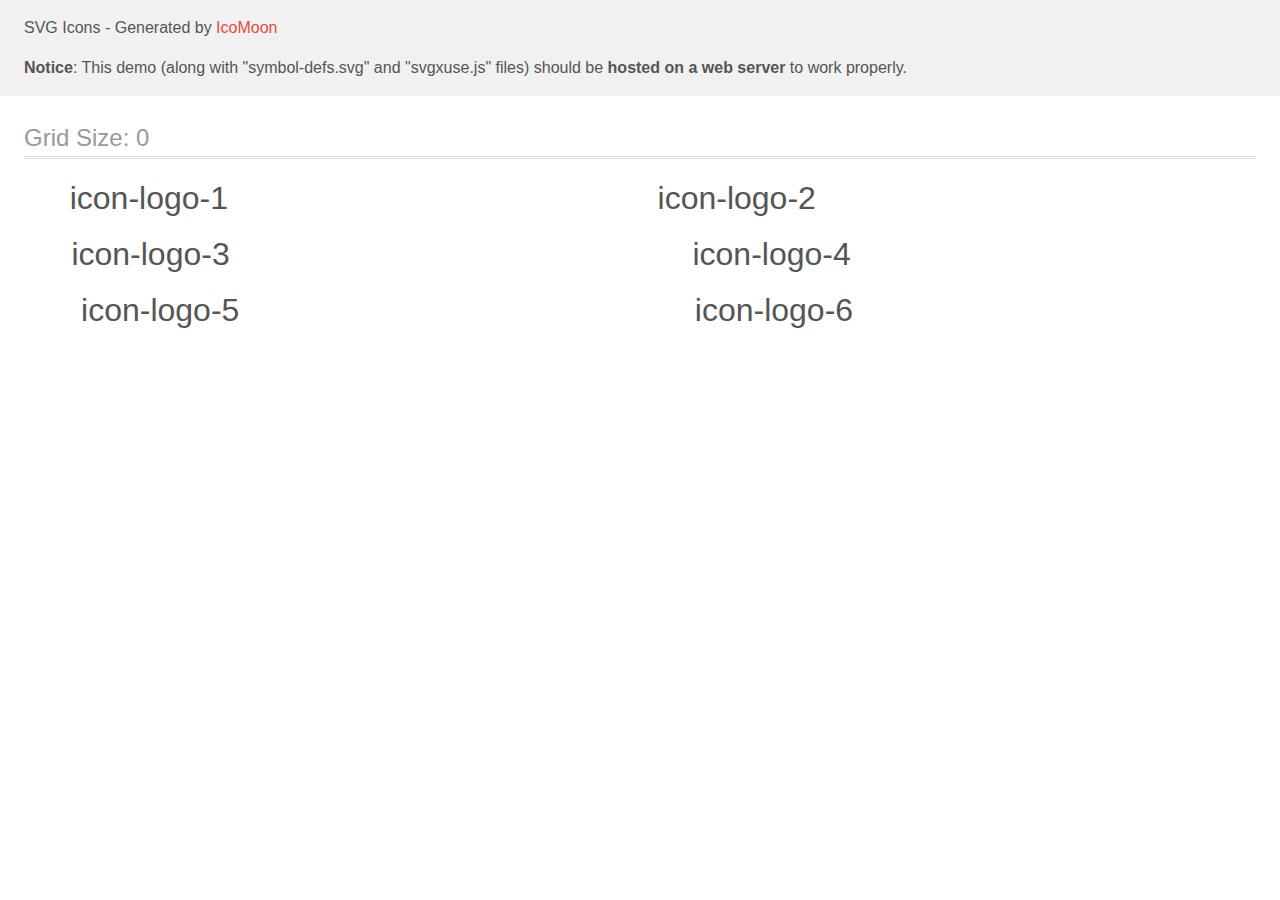
<file: images/icon-logo/demo-external-svg.html>
<!doctype html>
<html>
<head>
    <title>IcoMoon - SVG Icons</title>
    <meta charset="utf-8">
    <meta name="viewport" content="width=device-width, initial-scale=1">
    <link rel="stylesheet" href="demo-files/demo.css">
    <link rel="stylesheet" href="style.css">
</head>
<body>
<header class="bgc1 clearfix">
<div class="mhl">
    <p>SVG Icons - Generated by <a href="https://icomoon.io/app">IcoMoon</a></p><p><strong>Notice</strong>: This demo (along with "symbol-defs.svg" and "svgxuse.js" files) should be <b>hosted on a web server</b> to work properly.</p>
</div>
</header>
    <div class="clearfix mhl ptl">
        <h1 class="mvm mtn fgc1">Grid Size: 0</h1>
        <div class="glyph fs1">
            <div class="clearfix pbs">
                <svg class="icon icon-logo-1"><use xlink:href="symbol-defs.svg#icon-logo-1"></use></svg><span class="name"> icon-logo-1</span>
            </div>
        </div>
        <div class="glyph fs1">
            <div class="clearfix pbs">
                <svg class="icon icon-logo-2"><use xlink:href="symbol-defs.svg#icon-logo-2"></use></svg><span class="name"> icon-logo-2</span>
            </div>
        </div>
        <div class="glyph fs1">
            <div class="clearfix pbs">
                <svg class="icon icon-logo-3"><use xlink:href="symbol-defs.svg#icon-logo-3"></use></svg><span class="name"> icon-logo-3</span>
            </div>
        </div>
        <div class="glyph fs1">
            <div class="clearfix pbs">
                <svg class="icon icon-logo-4"><use xlink:href="symbol-defs.svg#icon-logo-4"></use></svg><span class="name"> icon-logo-4</span>
            </div>
        </div>
        <div class="glyph fs1">
            <div class="clearfix pbs">
                <svg class="icon icon-logo-5"><use xlink:href="symbol-defs.svg#icon-logo-5"></use></svg><span class="name"> icon-logo-5</span>
            </div>
        </div>
        <div class="glyph fs1">
            <div class="clearfix pbs">
                <svg class="icon icon-logo-6"><use xlink:href="symbol-defs.svg#icon-logo-6"></use></svg><span class="name"> icon-logo-6</span>
            </div>
        </div>
  </div>
<script defer src="svgxuse.js"></script>
</body>
</html>
</file>
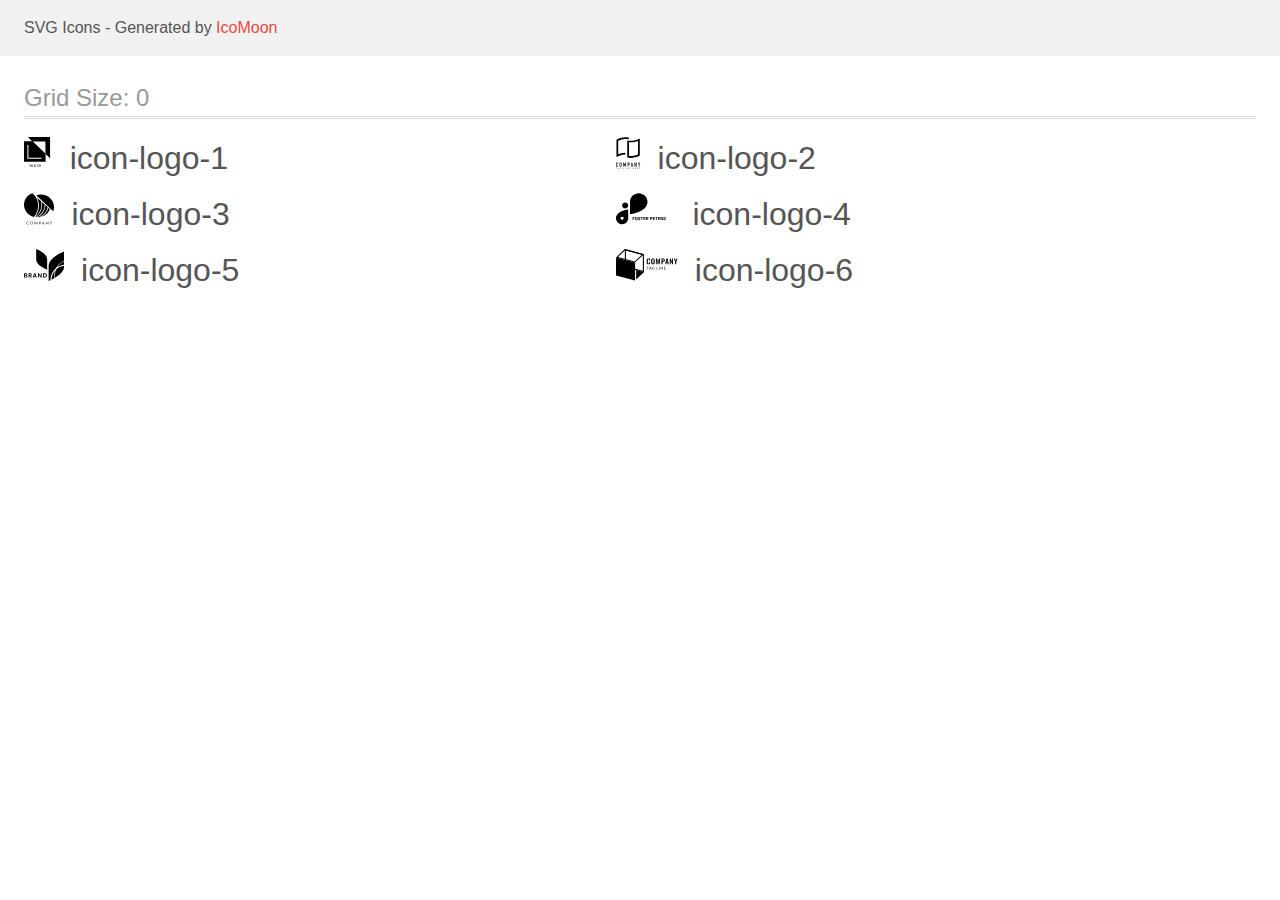
<file: images/icon-logo/demo.html>
<!doctype html>
<html>
<head>
    <title>IcoMoon - SVG Icons</title>
    <meta charset="utf-8">
    <meta name="viewport" content="width=device-width, initial-scale=1">
    <link rel="stylesheet" href="demo-files/demo.css">
    <link rel="stylesheet" href="style.css">
</head>
<body>
<svg aria-hidden="true" style="position: absolute; width: 0; height: 0; overflow: hidden;" version="1.1" xmlns="http://www.w3.org/2000/svg" xmlns:xlink="http://www.w3.org/1999/xlink">
<defs>
<symbol id="icon-logo-1" viewBox="0 0 29 32">
<path d="M3.84 0l4.677 4.428h13.046v12.351l4.677 4.428v-21.206h-22.4z"></path>
<path d="M0 4.241v20.6h21.76v-8.188l-13.105-12.406-8.655-0.005zM17.615 21.828h-14.172v-13.854h1.002v12.916h13.17v0.938z"></path>
<path d="M6.266 28.662l0.523-1.078h0.438l-0.763 1.438v0.837h-0.397v-0.837l-0.764-1.438h0.439l0.523 1.078zM8.513 29.329h-0.881l-0.184 0.53h-0.411l0.859-2.275h0.355l0.861 2.275h-0.412l-0.186-0.53zM7.743 29.010h0.659l-0.33-0.944-0.33 0.944zM10.071 29.244c0-0.105 0.029-0.202 0.086-0.289 0.057-0.089 0.17-0.193 0.339-0.314-0.088-0.111-0.151-0.206-0.186-0.284s-0.052-0.154-0.052-0.227c0-0.178 0.054-0.319 0.162-0.422s0.254-0.156 0.438-0.156c0.166 0 0.301 0.049 0.406 0.147 0.106 0.097 0.159 0.217 0.159 0.361 0 0.095-0.024 0.182-0.072 0.262-0.048 0.079-0.127 0.158-0.236 0.238l-0.155 0.113 0.439 0.519c0.064-0.125 0.095-0.264 0.095-0.417h0.33c0 0.28-0.066 0.51-0.197 0.689l0.334 0.395h-0.441l-0.128-0.152c-0.162 0.122-0.356 0.183-0.581 0.183s-0.405-0.059-0.541-0.178c-0.134-0.12-0.202-0.276-0.202-0.467zM10.824 29.587c0.128 0 0.248-0.043 0.359-0.128l-0.497-0.586-0.048 0.034c-0.125 0.095-0.188 0.203-0.188 0.325 0 0.105 0.034 0.191 0.102 0.256s0.158 0.098 0.272 0.098zM10.615 28.121c0 0.087 0.054 0.197 0.161 0.33l0.173-0.119 0.048-0.039c0.065-0.057 0.097-0.131 0.097-0.22 0-0.059-0.022-0.11-0.067-0.152-0.045-0.043-0.102-0.064-0.17-0.064-0.074 0-0.133 0.025-0.177 0.075s-0.066 0.113-0.066 0.189zM14.748 29.118c-0.023 0.243-0.113 0.432-0.269 0.569-0.156 0.135-0.364 0.203-0.623 0.203-0.181 0-0.341-0.043-0.48-0.128-0.137-0.086-0.244-0.209-0.319-0.367s-0.114-0.342-0.117-0.552v-0.212c0-0.215 0.038-0.404 0.114-0.567s0.185-0.29 0.327-0.378c0.143-0.088 0.307-0.133 0.494-0.133 0.251 0 0.453 0.068 0.606 0.205s0.242 0.329 0.267 0.578h-0.394c-0.019-0.164-0.067-0.281-0.144-0.353-0.076-0.073-0.188-0.109-0.336-0.109-0.172 0-0.304 0.063-0.397 0.189-0.092 0.125-0.139 0.309-0.141 0.552v0.202c0 0.246 0.044 0.433 0.131 0.563s0.218 0.194 0.387 0.194c0.155 0 0.272-0.035 0.35-0.105s0.128-0.186 0.148-0.348h0.394zM16.918 28.78c0 0.223-0.039 0.419-0.116 0.588-0.077 0.168-0.188 0.297-0.331 0.388-0.143 0.090-0.307 0.134-0.494 0.134-0.184 0-0.349-0.045-0.494-0.134-0.144-0.091-0.255-0.219-0.334-0.386-0.078-0.167-0.118-0.359-0.119-0.576v-0.128c0-0.222 0.039-0.418 0.117-0.588 0.079-0.17 0.19-0.299 0.333-0.389 0.144-0.091 0.308-0.136 0.494-0.136s0.349 0.045 0.492 0.134c0.144 0.088 0.255 0.217 0.333 0.384s0.118 0.361 0.119 0.583v0.127zM16.523 28.662c0-0.252-0.048-0.445-0.144-0.58-0.095-0.134-0.23-0.202-0.405-0.202-0.171 0-0.305 0.067-0.402 0.202-0.096 0.133-0.145 0.322-0.147 0.567v0.131c0 0.25 0.048 0.443 0.145 0.58s0.233 0.205 0.406 0.205c0.175 0 0.309-0.067 0.403-0.2 0.095-0.133 0.142-0.328 0.142-0.584v-0.119z"></path>
</symbol>
<symbol id="icon-logo-2" viewBox="0 0 25 32">
<path d="M10.447 1.806h0.084c0.156 0 0.324 0.016 0.49 0.030 0.734 0.052 1.463 0.162 2.179 0.329v-1.762c-0.738-0.185-1.491-0.305-2.249-0.358-0.288-0.022-0.595-0.036-0.909-0.044h-0.263c-1.523 0.006-3.039 0.201-4.515 0.582-1.68 0.419-3.293 1.075-4.79 1.948v17.475c1.442-0.783 2.976-1.381 4.566-1.779 1.256-0.32 2.539-0.517 3.833-0.588h0.051c0.216-0.011 0.433-0.017 0.655-0.019v-1.79c-1.681 0.022-3.353 0.244-4.982 0.662-0.602 0.157-1.185 0.325-1.731 0.513l-0.623 0.211v-13.625l0.266-0.128c2.032-0.963 4.229-1.524 6.471-1.651 0.019-0.001 0.037-0.001 0.056 0 0.248-0.013 0.497-0.019 0.741-0.019h0.28c0.129 0.003 0.258 0.006 0.388 0.014z"></path>
<path d="M14.837 3.651c-0.409 0-0.814-0.014-1.205-0.044-0.467-0.034-0.947-0.091-1.401-0.167-0.277-0.047-0.55-0.103-0.814-0.164v17.275c1.12 0.277 2.271 0.413 3.425 0.404 1.523-0.006 3.039-0.201 4.515-0.581 1.68-0.42 3.294-1.075 4.792-1.948v-17.163c-1.442 0.783-2.975 1.381-4.564 1.781-1.551 0.398-3.145 0.603-4.747 0.609zM21.745 3.95l0.623-0.21v13.63l-0.266 0.128c-1.021 0.486-2.087 0.869-3.184 1.144-1.331 0.344-2.7 0.522-4.074 0.527-0.411 0-0.819-0.017-1.214-0.052l-0.427-0.038v-14.017l0.497 0.033c0.361 0.023 0.735 0.034 1.141 0.034 1.745-0.006 3.483-0.229 5.173-0.663 0.581-0.153 1.158-0.325 1.731-0.518z"></path>
<path d="M1.684 25.977c-0.090-0.093-0.197-0.166-0.317-0.214s-0.247-0.071-0.376-0.066c-0.137-0.002-0.273 0.024-0.4 0.075-0.117 0.046-0.222 0.116-0.311 0.205s-0.156 0.196-0.201 0.313c-0.049 0.123-0.073 0.254-0.072 0.387v2.335c-0.006 0.165 0.026 0.328 0.092 0.479 0.055 0.12 0.135 0.226 0.233 0.313 0.093 0.079 0.203 0.135 0.321 0.166 0.114 0.032 0.231 0.048 0.349 0.049 0.13 0.001 0.259-0.027 0.377-0.081 0.117-0.051 0.222-0.124 0.311-0.216 0.087-0.091 0.156-0.197 0.204-0.313 0.050-0.118 0.075-0.244 0.075-0.372v-0.261h-0.61v0.208c0.002 0.071-0.010 0.142-0.036 0.208-0.020 0.050-0.050 0.095-0.089 0.131-0.038 0.031-0.081 0.053-0.128 0.067-0.041 0.014-0.084 0.021-0.128 0.022-0.054 0.006-0.11-0.002-0.16-0.024s-0.094-0.057-0.126-0.101c-0.058-0.094-0.086-0.203-0.081-0.313v-2.177c-0.004-0.121 0.022-0.241 0.075-0.349 0.032-0.049 0.077-0.089 0.129-0.114s0.112-0.034 0.17-0.027c0.053-0.002 0.105 0.009 0.152 0.032s0.089 0.057 0.12 0.099c0.068 0.090 0.104 0.2 0.101 0.313v0.202h0.604v-0.238c0.001-0.14-0.024-0.278-0.075-0.408-0.045-0.122-0.114-0.234-0.204-0.329z"></path>
<path d="M5.31 25.95c-0.195-0.164-0.44-0.255-0.694-0.257-0.124 0-0.248 0.023-0.364 0.066-0.119 0.042-0.228 0.107-0.322 0.191-0.101 0.091-0.182 0.202-0.237 0.327-0.061 0.143-0.092 0.297-0.089 0.452v2.239c-0.004 0.158 0.026 0.314 0.089 0.459 0.055 0.12 0.136 0.227 0.237 0.313 0.093 0.087 0.203 0.154 0.322 0.197 0.117 0.043 0.24 0.065 0.364 0.066s0.248-0.023 0.364-0.066c0.121-0.044 0.233-0.111 0.33-0.197 0.097-0.087 0.176-0.194 0.23-0.313 0.063-0.145 0.093-0.301 0.089-0.459v-2.239c0.003-0.155-0.027-0.31-0.089-0.452-0.054-0.123-0.133-0.235-0.23-0.327zM5.025 28.969c0.005 0.060-0.003 0.12-0.024 0.176s-0.054 0.107-0.097 0.148c-0.081 0.068-0.182 0.105-0.287 0.105s-0.207-0.037-0.287-0.105c-0.043-0.041-0.076-0.092-0.097-0.148s-0.029-0.116-0.024-0.176v-2.239c-0.005-0.060 0.003-0.12 0.024-0.176s0.054-0.107 0.097-0.148c0.081-0.068 0.182-0.105 0.287-0.105s0.207 0.037 0.287 0.105c0.043 0.041 0.076 0.092 0.097 0.148s0.029 0.116 0.024 0.176v2.239z"></path>
<path d="M10.072 29.969v-4.239h-0.587l-0.771 2.244h-0.011l-0.777-2.244h-0.581v4.239h0.606v-2.579h0.011l0.593 1.823h0.302l0.598-1.823h0.011v2.579h0.606z"></path>
<path d="M13.513 26.027c-0.093-0.105-0.211-0.184-0.343-0.232-0.142-0.046-0.29-0.068-0.439-0.066h-0.9v4.239h0.604v-1.656h0.311c0.188 0.009 0.376-0.031 0.545-0.116 0.137-0.076 0.252-0.188 0.332-0.324 0.070-0.113 0.117-0.238 0.139-0.369 0.024-0.16 0.035-0.321 0.033-0.482 0.006-0.204-0.014-0.407-0.059-0.606-0.040-0.147-0.117-0.281-0.223-0.39zM13.201 27.319c-0.003 0.077-0.022 0.152-0.056 0.221-0.035 0.065-0.089 0.117-0.156 0.149-0.089 0.040-0.187 0.058-0.285 0.053h-0.275v-1.441h0.311c0.094-0.005 0.187 0.014 0.272 0.053 0.062 0.036 0.112 0.091 0.142 0.157 0.033 0.074 0.051 0.155 0.053 0.236 0 0.089 0 0.183 0 0.282s0.006 0.2 0 0.291h-0.006z"></path>
<path d="M16.374 25.73h-0.495l-0.934 4.239h0.604l0.177-0.911h0.823l0.177 0.911h0.604l-0.957-4.239zM15.817 28.481l0.297-1.537h0.011l0.296 1.537h-0.604z"></path>
<path d="M20.277 28.284h-0.011l-0.912-2.554h-0.581v4.239h0.604v-2.549h0.012l0.923 2.549h0.568v-4.239h-0.604v2.554z"></path>
<path d="M23.968 25.73l-0.486 1.685h-0.012l-0.486-1.685h-0.64l0.83 2.447v1.792h0.604v-1.792l0.83-2.447h-0.64z"></path>
<path d="M0 31.166h0.291v0.817h0.198v-0.817h0.29v-0.167h-0.778v0.167z"></path>
<path d="M2.447 30.998l-0.381 0.984h0.21l0.081-0.224h0.392l0.084 0.224h0.215l-0.391-0.984h-0.21zM2.416 31.593l0.134-0.365 0.134 0.365h-0.268z"></path>
<path d="M4.866 31.62h0.227v0.127c-0.066 0.053-0.149 0.082-0.234 0.083-0.040 0.002-0.079-0.005-0.116-0.021s-0.068-0.041-0.093-0.072c-0.052-0.075-0.078-0.165-0.073-0.257 0-0.219 0.095-0.329 0.283-0.329 0.050-0.005 0.099 0.008 0.14 0.037s0.070 0.071 0.082 0.12l0.195-0.038c-0.042-0.192-0.181-0.289-0.417-0.289-0.127-0.003-0.25 0.042-0.344 0.127-0.050 0.049-0.088 0.108-0.112 0.174s-0.034 0.135-0.029 0.205c-0.006 0.135 0.039 0.267 0.126 0.369 0.048 0.050 0.107 0.088 0.171 0.113s0.134 0.035 0.203 0.031c0.154 0.004 0.304-0.052 0.417-0.157v-0.388h-0.427v0.166z"></path>
<path d="M7.337 30.998h-0.199v0.984h0.69v-0.167h-0.49v-0.817z"></path>
<path d="M9.426 30.998h-0.199v0.984h0.199v-0.984z"></path>
<path d="M11.469 31.656l-0.403-0.657h-0.193v0.984h0.185v-0.643l0.395 0.643h0.198v-0.984h-0.182v0.657z"></path>
<path d="M13.315 31.549h0.49v-0.167h-0.49v-0.216h0.528v-0.167h-0.727v0.984h0.747v-0.167h-0.548v-0.266z"></path>
<path d="M17.792 31.387h-0.388v-0.388h-0.198v0.984h0.198v-0.43h0.388v0.43h0.198v-0.984h-0.198v0.388z"></path>
<path d="M19.649 31.549h0.492v-0.167h-0.492v-0.216h0.529v-0.167h-0.727v0.984h0.746v-0.167h-0.548v-0.266z"></path>
<path d="M22.168 31.549c0.171-0.027 0.258-0.117 0.258-0.274 0.005-0.042-0.001-0.084-0.018-0.123s-0.044-0.072-0.078-0.096c-0.089-0.045-0.189-0.065-0.288-0.058h-0.417v0.984h0.198v-0.412h0.039c0.042-0.003 0.084 0.005 0.123 0.022 0.029 0.018 0.053 0.043 0.070 0.072l0.215 0.313h0.237l-0.12-0.192c-0.053-0.095-0.128-0.176-0.218-0.236zM21.969 31.413h-0.146v-0.247h0.156c0.068-0.005 0.136 0.002 0.201 0.023 0.014 0.013 0.026 0.029 0.033 0.046s0.011 0.037 0.010 0.056c-0.001 0.019-0.006 0.038-0.015 0.055s-0.022 0.032-0.037 0.043c-0.065 0.020-0.133 0.028-0.201 0.023z"></path>
<path d="M24.067 31.549h0.49v-0.167h-0.49v-0.216h0.529v-0.167h-0.729v0.984h0.747v-0.167h-0.548v-0.266z"></path>
</symbol>
<symbol id="icon-logo-3" viewBox="0 0 31 32">
<path d="M4.722 31.103c0.011 0 0.022 0.003 0.032 0.007s0.019 0.011 0.027 0.018l0.153 0.161c-0.119 0.13-0.266 0.234-0.431 0.305-0.193 0.077-0.401 0.115-0.611 0.109-0.197 0.004-0.392-0.031-0.574-0.102-0.164-0.065-0.312-0.164-0.433-0.288-0.123-0.129-0.218-0.28-0.279-0.445-0.067-0.184-0.1-0.377-0.098-0.571-0.003-0.195 0.033-0.39 0.105-0.573 0.067-0.166 0.168-0.317 0.297-0.445 0.131-0.126 0.287-0.224 0.459-0.29 0.189-0.070 0.389-0.104 0.591-0.102 0.188-0.004 0.375 0.027 0.549 0.093 0.152 0.063 0.291 0.15 0.412 0.257l-0.128 0.171c-0.009 0.012-0.020 0.023-0.033 0.031-0.015 0.010-0.033 0.014-0.052 0.013-0.020-0.001-0.039-0.008-0.056-0.018l-0.069-0.046-0.096-0.058c-0.041-0.022-0.084-0.041-0.128-0.057-0.057-0.019-0.115-0.035-0.174-0.046-0.075-0.013-0.151-0.019-0.228-0.018-0.146-0.002-0.29 0.024-0.425 0.077-0.126 0.048-0.239 0.122-0.333 0.215-0.095 0.099-0.169 0.216-0.216 0.343-0.054 0.145-0.080 0.298-0.078 0.452-0.002 0.156 0.024 0.312 0.078 0.46 0.047 0.126 0.119 0.242 0.212 0.341 0.088 0.093 0.196 0.165 0.318 0.212 0.125 0.049 0.259 0.074 0.394 0.073 0.078 0.001 0.156-0.004 0.234-0.015 0.126-0.015 0.247-0.056 0.354-0.122 0.054-0.034 0.104-0.072 0.151-0.113 0.020-0.018 0.046-0.028 0.073-0.029z"></path>
<path d="M9.144 30.296c0.002 0.194-0.033 0.386-0.103 0.567-0.062 0.165-0.161 0.315-0.288 0.44s-0.282 0.224-0.452 0.289c-0.375 0.136-0.789 0.136-1.164 0-0.169-0.066-0.323-0.165-0.45-0.29-0.128-0.128-0.227-0.279-0.291-0.445-0.138-0.367-0.138-0.769 0-1.136 0.065-0.166 0.164-0.317 0.291-0.447 0.128-0.121 0.281-0.216 0.45-0.279 0.374-0.139 0.79-0.139 1.164 0 0.17 0.066 0.324 0.165 0.452 0.29 0.126 0.127 0.224 0.276 0.289 0.44 0.071 0.183 0.106 0.376 0.103 0.571zM8.742 30.296c0.003-0.155-0.022-0.309-0.073-0.456-0.043-0.126-0.113-0.242-0.205-0.341-0.090-0.094-0.2-0.167-0.323-0.215-0.272-0.1-0.574-0.1-0.846 0-0.123 0.048-0.234 0.121-0.324 0.215-0.093 0.098-0.164 0.215-0.207 0.341-0.097 0.297-0.097 0.615 0 0.912 0.043 0.126 0.114 0.242 0.207 0.341 0.090 0.093 0.2 0.166 0.324 0.213 0.273 0.097 0.573 0.097 0.846 0 0.123-0.047 0.234-0.12 0.323-0.213 0.092-0.099 0.162-0.215 0.205-0.341 0.051-0.147 0.076-0.301 0.073-0.456z"></path>
<path d="M12.161 30.774l0.040 0.102c0.015-0.036 0.029-0.069 0.044-0.102 0.015-0.034 0.031-0.068 0.050-0.1l0.978-1.694c0.019-0.029 0.036-0.047 0.056-0.053 0.026-0.008 0.053-0.011 0.080-0.009h0.289v2.755h-0.343v-2.026c0-0.026 0-0.055 0-0.086-0.002-0.032-0.002-0.063 0-0.095l-0.984 1.718c-0.012 0.026-0.033 0.047-0.058 0.063s-0.054 0.023-0.084 0.023h-0.056c-0.030 0-0.059-0.007-0.084-0.023s-0.045-0.037-0.057-0.063l-1.013-1.729c0 0.033 0 0.066 0 0.099s0 0.062 0 0.088v2.026h-0.331v-2.75h0.289c0.027-0.002 0.054 0.002 0.080 0.009 0.024 0.011 0.043 0.030 0.054 0.053l0.999 1.696c0.020 0.031 0.036 0.064 0.050 0.098z"></path>
<path d="M15.842 30.638v1.032h-0.383v-2.752h0.854c0.161-0.003 0.322 0.017 0.477 0.060 0.124 0.033 0.239 0.092 0.337 0.171 0.085 0.075 0.151 0.167 0.191 0.27 0.045 0.112 0.067 0.232 0.065 0.352 0.002 0.121-0.022 0.24-0.071 0.352-0.046 0.106-0.117 0.2-0.207 0.275-0.098 0.083-0.214 0.145-0.339 0.182-0.149 0.045-0.305 0.067-0.461 0.064l-0.463-0.007zM15.842 30.342h0.463c0.101 0.001 0.201-0.013 0.297-0.042 0.079-0.025 0.152-0.066 0.214-0.119 0.058-0.050 0.102-0.113 0.13-0.182 0.031-0.074 0.047-0.152 0.046-0.232 0.004-0.076-0.009-0.153-0.038-0.224s-0.075-0.135-0.134-0.188c-0.146-0.109-0.33-0.162-0.515-0.148h-0.463v1.134z"></path>
<path d="M20.987 31.673h-0.302c-0.030 0.001-0.060-0.008-0.084-0.026-0.022-0.017-0.039-0.039-0.050-0.064l-0.26-0.666h-1.307l-0.27 0.666c-0.010 0.024-0.026 0.046-0.048 0.062-0.024 0.019-0.055 0.028-0.086 0.027h-0.302l1.148-2.756h0.398l1.164 2.756zM19.092 30.65h1.080l-0.456-1.122c-0.035-0.084-0.064-0.171-0.086-0.259l-0.044 0.144c-0.013 0.044-0.029 0.084-0.042 0.117l-0.452 1.12z"></path>
<path d="M22.641 28.931c0.023 0.012 0.043 0.029 0.057 0.049l1.675 2.077c0-0.033 0-0.066 0-0.097s0-0.062 0-0.091v-1.951h0.343v2.756h-0.191c-0.027 0.001-0.054-0.005-0.078-0.016-0.024-0.013-0.044-0.030-0.061-0.051l-1.673-2.075c0.002 0.032 0.002 0.063 0 0.095 0 0.031 0 0.058 0 0.084v1.964h-0.343v-2.756h0.203c0.024-0.001 0.047 0.004 0.069 0.013z"></path>
<path d="M27.537 30.577v1.094h-0.383v-1.094l-1.059-1.66h0.343c0.029-0.002 0.059 0.007 0.082 0.024 0.021 0.018 0.038 0.039 0.052 0.062l0.662 1.071c0.027 0.046 0.050 0.088 0.069 0.128s0.034 0.078 0.048 0.117l0.050-0.119c0.019-0.043 0.040-0.085 0.065-0.126l0.653-1.078c0.014-0.021 0.030-0.041 0.050-0.058 0.023-0.019 0.052-0.029 0.082-0.027h0.346l-1.060 1.667z"></path>
<path d="M11.971 24.293c0.167 0.020 0.335 0.036 0.505 0.051 2.583-1.101 4.768-2.902 6.282-5.18s2.29-4.929 2.231-7.624l-2.846-2.712c0.579 2.869 0.308 5.836-0.782 8.567s-2.956 5.12-5.389 6.898z"></path>
<path d="M10.955 24.167l0.077 0.015c2.6-1.772 4.583-4.247 5.691-7.104s1.292-5.965 0.526-8.922l-4.054-3.862c1.64 3.175 2.3 6.728 1.903 10.246s-1.833 6.857-4.143 9.628z"></path>
<path d="M24.704 14.725c-0.689 2.961-2.362 5.632-4.77 7.616-0.703 0.582-1.462 1.101-2.266 1.55 1.961-0.549 3.764-1.52 5.269-2.838s2.672-2.947 3.412-4.763l-1.644-1.565z"></path>
<path d="M24.059 14.289l-2.341-2.23c-0.045 2.543-0.803 5.028-2.197 7.197s-3.372 3.943-5.729 5.137h0.011c0.525-0 1.050-0.030 1.572-0.089 2.203-0.857 4.148-2.219 5.664-3.967s2.553-3.825 3.021-6.047z"></path>
<path d="M11.294 2.664l-2.793-2.664c-2.497 0.919-4.644 2.535-6.161 4.636s-2.332 4.589-2.34 7.139v0c0.009 2.818 1.005 5.552 2.829 7.77s4.372 3.793 7.242 4.476c2.561-2.973 4.061-6.647 4.281-10.488s-0.851-7.648-3.058-10.869z"></path>
<path d="M30.512 13.878c-0.010-3.343-1.409-6.546-3.89-8.91s-5.843-3.696-9.352-3.706c-1.621-0.002-3.229 0.283-4.741 0.841l17.099 16.291c0.585-1.44 0.885-2.971 0.884-4.515z"></path>
</symbol>
<symbol id="icon-logo-4" viewBox="0 0 60 32">
<path d="M9.229 9.548h-0.002c-1.684 0-3.048 1.33-3.048 2.971v0.002c0 1.641 1.365 2.971 3.048 2.971h0.002c1.684 0 3.048-1.33 3.048-2.971v-0.002c0-1.641-1.365-2.971-3.048-2.971z"></path>
<path d="M31.73 8.599c-0.005-2.279-0.936-4.463-2.589-6.074s-3.894-2.519-6.233-2.524v0c-2.339 0.004-4.581 0.911-6.235 2.523s-2.586 3.796-2.59 6.076v12.566c0 0 17.645-1.915 17.647-12.564v-0.002z"></path>
<path d="M-0 25.289c0.004 1.586 0.652 3.105 1.803 4.226s2.709 1.753 4.336 1.758c1.627-0.005 3.185-0.636 4.336-1.757s1.799-2.64 1.803-4.225v-8.744c0 0-12.278 1.334-12.278 8.742zM6.139 26.856c-0.318 0-0.629-0.092-0.893-0.264s-0.47-0.417-0.592-0.703-0.154-0.601-0.091-0.905c0.062-0.304 0.215-0.583 0.44-0.802s0.511-0.368 0.823-0.429c0.312-0.060 0.635-0.029 0.929 0.089s0.545 0.319 0.721 0.577c0.177 0.258 0.271 0.561 0.271 0.87 0.001 0.206-0.040 0.411-0.121 0.601s-0.199 0.364-0.348 0.51c-0.149 0.146-0.327 0.262-0.522 0.341s-0.405 0.12-0.617 0.12v-0.006z"></path>
<path d="M18.671 25.884h-1.256v1.297h-0.654v-3.174h2.067v0.53h-1.413v0.82h1.256v0.528zM21.815 25.666c0 0.312-0.055 0.587-0.166 0.822s-0.269 0.417-0.475 0.545c-0.205 0.128-0.44 0.192-0.706 0.192-0.263 0-0.498-0.063-0.704-0.19s-0.366-0.307-0.48-0.541c-0.113-0.235-0.171-0.506-0.172-0.811v-0.157c0-0.312 0.056-0.587 0.168-0.824 0.113-0.238 0.273-0.421 0.477-0.547 0.206-0.128 0.442-0.192 0.706-0.192s0.499 0.064 0.704 0.192c0.206 0.126 0.366 0.309 0.477 0.547 0.113 0.237 0.17 0.511 0.17 0.822v0.142zM21.152 25.522c0-0.333-0.060-0.586-0.179-0.759s-0.289-0.259-0.51-0.259c-0.219 0-0.389 0.086-0.508 0.257-0.119 0.17-0.18 0.42-0.181 0.75v0.155c0 0.324 0.060 0.576 0.179 0.754s0.291 0.268 0.515 0.268c0.219 0 0.388-0.086 0.506-0.257 0.118-0.173 0.177-0.424 0.179-0.754v-0.155zM23.936 26.348c0-0.124-0.044-0.218-0.131-0.283-0.087-0.067-0.244-0.137-0.471-0.209-0.227-0.074-0.406-0.147-0.538-0.218-0.36-0.195-0.541-0.457-0.541-0.787 0-0.172 0.048-0.324 0.144-0.458 0.097-0.135 0.236-0.241 0.416-0.316 0.182-0.076 0.385-0.113 0.611-0.113 0.227 0 0.429 0.041 0.606 0.124 0.177 0.081 0.315 0.197 0.412 0.347 0.099 0.15 0.148 0.32 0.148 0.51h-0.654c0-0.145-0.046-0.258-0.137-0.338-0.092-0.081-0.22-0.122-0.386-0.122-0.16 0-0.284 0.034-0.373 0.102-0.089 0.067-0.133 0.156-0.133 0.266 0 0.103 0.052 0.19 0.155 0.259 0.105 0.070 0.258 0.135 0.46 0.196 0.372 0.112 0.643 0.251 0.813 0.416s0.255 0.372 0.255 0.619c0 0.275-0.104 0.491-0.312 0.648-0.208 0.156-0.488 0.233-0.839 0.233-0.244 0-0.467-0.044-0.667-0.133-0.201-0.090-0.354-0.213-0.46-0.368-0.105-0.156-0.157-0.336-0.157-0.541h0.656c0 0.35 0.209 0.525 0.628 0.525 0.156 0 0.277-0.031 0.364-0.094 0.087-0.064 0.131-0.153 0.131-0.266zM27.427 24.536h-0.972v2.645h-0.654v-2.645h-0.959v-0.53h2.586v0.53zM29.712 25.805h-1.256v0.85h1.474v0.525h-2.128v-3.174h2.124v0.53h-1.47v0.757h1.256v0.512zM31.489 26.019h-0.521v1.162h-0.654v-3.174h1.18c0.375 0 0.664 0.084 0.868 0.251s0.305 0.403 0.305 0.709c0 0.217-0.047 0.397-0.142 0.543-0.093 0.144-0.235 0.259-0.425 0.344l0.687 1.297v0.030h-0.702l-0.595-1.162zM30.967 25.489h0.528c0.164 0 0.291-0.041 0.382-0.124 0.090-0.084 0.135-0.2 0.135-0.347 0-0.15-0.043-0.267-0.129-0.353-0.084-0.086-0.214-0.129-0.39-0.129h-0.525v0.953zM34.931 26.063v1.118h-0.654v-3.174h1.238c0.238 0 0.448 0.044 0.628 0.131 0.182 0.087 0.321 0.212 0.419 0.373 0.097 0.16 0.146 0.342 0.146 0.547 0 0.311-0.107 0.557-0.32 0.737-0.212 0.179-0.507 0.268-0.883 0.268h-0.573zM34.931 25.533h0.584c0.173 0 0.305-0.041 0.395-0.122 0.092-0.081 0.137-0.198 0.137-0.349 0-0.156-0.046-0.281-0.137-0.377s-0.218-0.145-0.379-0.148h-0.6v0.996zM39.069 25.805h-1.256v0.85h1.474v0.525h-2.128v-3.174h2.124v0.53h-1.469v0.757h1.256v0.512zM42.104 24.536h-0.972v2.645h-0.654v-2.645h-0.959v-0.53h2.586v0.53zM44.389 25.805h-1.256v0.85h1.474v0.525h-2.128v-3.174h2.124v0.53h-1.469v0.757h1.256v0.512zM46.166 26.019h-0.521v1.162h-0.654v-3.174h1.18c0.375 0 0.664 0.084 0.868 0.251s0.305 0.403 0.305 0.709c0 0.217-0.047 0.397-0.142 0.543-0.093 0.144-0.235 0.259-0.425 0.344l0.687 1.297v0.030h-0.702l-0.595-1.162zM45.645 25.489h0.528c0.164 0 0.291-0.041 0.382-0.124 0.090-0.084 0.135-0.2 0.135-0.347 0-0.15-0.043-0.267-0.129-0.353-0.084-0.086-0.214-0.129-0.39-0.129h-0.525v0.953zM49.489 26.348c0-0.124-0.044-0.218-0.131-0.283-0.087-0.067-0.244-0.137-0.471-0.209-0.227-0.074-0.406-0.147-0.539-0.218-0.36-0.195-0.541-0.457-0.541-0.787 0-0.172 0.048-0.324 0.144-0.458 0.097-0.135 0.236-0.241 0.416-0.316 0.182-0.076 0.385-0.113 0.61-0.113 0.227 0 0.429 0.041 0.606 0.124 0.177 0.081 0.315 0.197 0.412 0.347 0.099 0.15 0.148 0.32 0.148 0.51h-0.654c0-0.145-0.046-0.258-0.137-0.338-0.092-0.081-0.22-0.122-0.386-0.122-0.16 0-0.284 0.034-0.373 0.102-0.089 0.067-0.133 0.156-0.133 0.266 0 0.103 0.052 0.19 0.155 0.259 0.105 0.070 0.258 0.135 0.46 0.196 0.372 0.112 0.643 0.251 0.813 0.416s0.255 0.372 0.255 0.619c0 0.275-0.104 0.491-0.312 0.648-0.208 0.156-0.488 0.233-0.839 0.233-0.244 0-0.467-0.044-0.667-0.133-0.201-0.090-0.354-0.213-0.46-0.368-0.105-0.156-0.157-0.336-0.157-0.541h0.656c0 0.35 0.209 0.525 0.628 0.525 0.156 0 0.277-0.031 0.364-0.094 0.087-0.064 0.131-0.153 0.131-0.266z"></path>
</symbol>
<symbol id="icon-logo-5" viewBox="0 0 40 32">
<path d="M3.055 26.742c0.156 0.194 0.24 0.438 0.236 0.688 0.008 0.163-0.021 0.326-0.084 0.476s-0.159 0.285-0.281 0.393c-0.304 0.231-0.681 0.343-1.061 0.317h-1.865v-4.361h1.827c0.361-0.024 0.718 0.078 1.012 0.29 0.118 0.099 0.211 0.224 0.273 0.366s0.089 0.296 0.081 0.45c0.011 0.241-0.065 0.477-0.212 0.667-0.142 0.173-0.338 0.293-0.556 0.341 0.247 0.045 0.471 0.177 0.63 0.373zM0.868 26.084h0.781c0.177 0.013 0.354-0.038 0.496-0.145 0.059-0.053 0.104-0.12 0.133-0.193s0.041-0.153 0.034-0.233c0.006-0.079-0.006-0.158-0.035-0.232s-0.073-0.14-0.13-0.194c-0.147-0.11-0.329-0.162-0.511-0.147h-0.768v1.144zM2.222 27.756c0.063-0.055 0.112-0.123 0.144-0.2s0.046-0.16 0.041-0.243c0.005-0.084-0.010-0.168-0.042-0.246s-0.083-0.147-0.146-0.202c-0.153-0.114-0.341-0.17-0.53-0.158h-0.819v1.199h0.83c0.187 0.011 0.372-0.043 0.524-0.151z"></path>
<path d="M6.79 28.617l-1.016-1.704h-0.382v1.704h-0.874v-4.361h1.655c0.417-0.029 0.83 0.104 1.152 0.371 0.231 0.237 0.371 0.549 0.393 0.879s-0.073 0.659-0.27 0.925c-0.204 0.235-0.483 0.391-0.789 0.443l1.082 1.743h-0.951zM5.392 26.318h0.715c0.497 0 0.745-0.22 0.745-0.66 0.005-0.090-0.008-0.18-0.040-0.264s-0.080-0.161-0.143-0.226c-0.157-0.131-0.359-0.195-0.562-0.177h-0.724l0.008 1.327z"></path>
<path d="M11.568 27.739h-1.742l-0.308 0.878h-0.917l1.6-4.312h0.991l1.593 4.312h-0.917l-0.301-0.878zM11.335 27.079l-0.637-1.841-0.637 1.841h1.273z"></path>
<path d="M17.55 28.617h-0.868l-1.946-2.965v2.965h-0.866v-4.361h0.866l1.946 2.983v-2.983h0.868v4.361z"></path>
<path d="M22.502 27.573c-0.179 0.329-0.453 0.597-0.785 0.769-0.378 0.192-0.797 0.286-1.22 0.275h-1.545v-4.361h1.545c0.422-0.011 0.841 0.081 1.22 0.268 0.332 0.168 0.606 0.433 0.785 0.761 0.179 0.355 0.272 0.747 0.272 1.144s-0.093 0.789-0.272 1.144zM21.509 27.469c0.248-0.29 0.384-0.659 0.384-1.041s-0.136-0.751-0.384-1.041c-0.299-0.262-0.69-0.396-1.086-0.371h-0.603v2.823h0.603c0.397 0.025 0.787-0.108 1.086-0.371z"></path>
<path d="M12.111 0c0 0 11.201 4.246 10.963 10.39v10.392c0 0-11.193-4.248-10.959-10.392l-0.004-10.39z"></path>
<path d="M33.054 18.349c2.115-1.462 4.562-2.367 7.117-2.633v-3.253c-2.943 1.139-5.44 3.204-7.117 5.886z"></path>
<path d="M31.783 19.329c1.731-3.5 4.733-6.202 8.388-7.548v-9.374c0 0-15.952 6.048-15.614 14.797v14.795c0 0 0.711-0.27 1.829-0.778 0-0.473 0-0.95 0.051-1.43 0.33-4.062 2.253-7.826 5.347-10.464z"></path>
<path d="M30.266 24.825c0.084-1.026 0.271-2.041 0.558-3.029-1.926 2.279-3.093 5.106-3.335 8.085-0.023 0.281-0.036 0.562-0.042 0.852 0.906-0.437 1.96-0.982 3.068-1.623-0.283-1.409-0.366-2.851-0.248-4.284z"></path>
<path d="M30.9 24.878c-0.106 1.296-0.040 2.601 0.197 3.879 4.358-2.618 9.255-6.664 9.067-11.553v-0.426c-3.114 0.35-6.027 1.716-8.292 3.89-0.53 1.347-0.858 2.766-0.972 4.21z"></path>
</symbol>
<symbol id="icon-logo-6" viewBox="0 0 62 32">
<path d="M31.124 14.854c-0.291-0.424-0.43-0.926-0.397-1.431v-2.075c0-0.636 0.132-1.119 0.395-1.45s0.715-0.495 1.356-0.494c0.602 0 1.029 0.141 1.282 0.422 0.276 0.359 0.41 0.798 0.379 1.241v0.488h-1.077v-0.494c0.004-0.162-0.007-0.323-0.031-0.483-0.016-0.109-0.070-0.211-0.154-0.287-0.111-0.082-0.25-0.122-0.39-0.112-0.148-0.010-0.294 0.032-0.41 0.118-0.094 0.085-0.156 0.196-0.178 0.317-0.031 0.169-0.045 0.341-0.042 0.513v2.518c-0.017 0.243 0.031 0.486 0.138 0.707 0.054 0.075 0.128 0.134 0.215 0.171s0.183 0.051 0.278 0.040c0.138 0.011 0.275-0.030 0.381-0.114 0.088-0.082 0.144-0.19 0.161-0.306 0.025-0.167 0.036-0.336 0.033-0.505v-0.511h1.077v0.466c0.030 0.462-0.101 0.92-0.372 1.304-0.247 0.308-0.669 0.462-1.289 0.462s-1.088-0.165-1.353-0.507z"></path>
<path d="M35.607 14.876c-0.272-0.323-0.408-0.794-0.408-1.416v-2.182c0-0.616 0.136-1.083 0.408-1.399s0.727-0.474 1.364-0.473c0.633 0 1.086 0.158 1.358 0.473 0.272 0.317 0.41 0.783 0.41 1.399v2.182c0 0.616-0.138 1.089-0.415 1.414s-0.727 0.488-1.353 0.488c-0.626 0-1.090-0.165-1.364-0.485zM37.474 14.352c0.097-0.202 0.142-0.424 0.129-0.646v-2.672c0.013-0.218-0.031-0.435-0.127-0.633-0.055-0.076-0.131-0.137-0.22-0.174s-0.187-0.050-0.284-0.037c-0.097-0.013-0.195 0-0.285 0.037s-0.166 0.097-0.221 0.174c-0.098 0.198-0.142 0.415-0.129 0.633v2.685c-0.014 0.222 0.031 0.444 0.129 0.646 0.063 0.068 0.14 0.123 0.227 0.16s0.181 0.057 0.277 0.057c0.096 0 0.19-0.019 0.277-0.057s0.164-0.092 0.227-0.16v-0.013z"></path>
<path d="M40.035 9.468h1.159l0.872 4.027 0.892-4.027h1.128l0.114 5.812h-0.834l-0.089-4.040-0.861 4.040h-0.669l-0.892-4.054-0.082 4.054h-0.843l0.105-5.812z"></path>
<path d="M45.5 9.468h1.806c1.040 0 1.561 0.55 1.561 1.65 0 1.054-0.548 1.58-1.643 1.579h-0.615v2.583h-1.115l0.007-5.812zM47.042 11.952c0.11 0.013 0.222 0.004 0.328-0.028s0.203-0.085 0.285-0.156c0.128-0.196 0.184-0.427 0.16-0.656 0.006-0.177-0.012-0.355-0.053-0.528-0.016-0.058-0.044-0.112-0.082-0.159s-0.086-0.087-0.141-0.117c-0.155-0.070-0.326-0.102-0.497-0.093h-0.432v1.737h0.432z"></path>
<path d="M50.474 9.468h1.197l1.228 5.812h-1.039l-0.243-1.34h-1.068l-0.25 1.34h-1.055l1.228-5.812zM51.497 13.267l-0.417-2.44-0.417 2.44h0.834z"></path>
<path d="M53.892 9.468h0.78l1.494 3.316v-3.316h0.925v5.812h-0.742l-1.503-3.461v3.461h-0.957l0.002-5.812z"></path>
<path d="M59.258 13.064l-1.242-3.588h1.046l0.758 2.305 0.711-2.305h1.023l-1.226 3.588v2.216h-1.070v-2.216z"></path>
<path d="M32.845 17.822v0.304h-0.91v2.362h-0.381v-2.362h-0.914v-0.304h2.205z"></path>
<path d="M35.697 20.488h-0.294c-0.030 0.002-0.059-0.007-0.083-0.025-0.022-0.015-0.039-0.037-0.049-0.061l-0.263-0.633h-1.262l-0.263 0.633c-0.007 0.026-0.021 0.051-0.040 0.072-0.023 0.018-0.053 0.027-0.083 0.025h-0.294l1.115-2.666h0.388l1.128 2.655zM33.85 19.498h1.052l-0.446-1.085c-0.033-0.082-0.060-0.166-0.083-0.251-0.016 0.051-0.029 0.099-0.042 0.141l-0.040 0.112-0.441 1.083z"></path>
<path d="M37.618 20.226c0.070 0.003 0.14 0.003 0.21 0 0.060-0.006 0.12-0.016 0.178-0.032 0.055-0.013 0.108-0.029 0.16-0.049 0.049-0.019 0.098-0.042 0.149-0.065v-0.599h-0.446c-0.011 0.001-0.022-0.001-0.032-0.005s-0.020-0.009-0.028-0.017c-0.007-0.006-0.013-0.014-0.017-0.022s-0.006-0.018-0.005-0.027v-0.205h0.865v1.022c-0.071 0.048-0.145 0.090-0.223 0.127-0.080 0.037-0.162 0.068-0.247 0.091-0.091 0.025-0.184 0.044-0.279 0.055-0.108 0.011-0.217 0.017-0.325 0.017-0.192 0.002-0.383-0.032-0.562-0.099-0.167-0.064-0.319-0.158-0.446-0.279-0.124-0.122-0.222-0.265-0.288-0.422-0.070-0.177-0.105-0.364-0.103-0.553-0.002-0.19 0.032-0.379 0.1-0.557 0.064-0.158 0.162-0.302 0.288-0.422 0.127-0.12 0.279-0.214 0.446-0.277 0.191-0.068 0.394-0.102 0.597-0.099 0.104-0 0.207 0.008 0.31 0.023 0.091 0.014 0.179 0.037 0.265 0.068 0.078 0.028 0.153 0.063 0.223 0.106 0.068 0.042 0.133 0.088 0.194 0.139l-0.107 0.165c-0.008 0.015-0.021 0.028-0.036 0.037s-0.033 0.014-0.051 0.014c-0.025-0.001-0.049-0.008-0.069-0.021-0.033-0.017-0.069-0.038-0.109-0.063-0.047-0.028-0.097-0.052-0.149-0.072-0.066-0.025-0.135-0.045-0.205-0.059-0.093-0.016-0.188-0.024-0.283-0.023-0.147-0.002-0.293 0.023-0.43 0.074-0.124 0.047-0.236 0.119-0.328 0.211-0.092 0.096-0.163 0.209-0.207 0.331-0.1 0.289-0.1 0.6 0 0.889 0.049 0.125 0.125 0.24 0.223 0.336 0.091 0.091 0.202 0.163 0.325 0.211 0.142 0.046 0.292 0.064 0.441 0.053z"></path>
<path d="M41.172 20.184h1.217v0.304h-1.59v-2.666h0.381l-0.009 2.362z"></path>
<path d="M43.656 20.488h-0.381v-2.666h0.381v2.666z"></path>
<path d="M45.074 17.834c0.023 0.012 0.042 0.029 0.058 0.049l1.63 2.009c-0.002-0.032-0.002-0.063 0-0.095 0-0.030 0-0.059 0-0.087v-1.9h0.332v2.676h-0.192c-0.028 0.002-0.057-0.003-0.083-0.015-0.023-0.013-0.044-0.030-0.060-0.051l-1.628-2.007c0 0.032 0 0.061 0 0.091s0 0.057 0 0.082v1.9h-0.319v-2.666h0.198c0.022 0 0.043 0.004 0.062 0.013z"></path>
<path d="M49.901 17.822v0.293h-1.351v0.88h1.095v0.283h-1.095v0.91h1.351v0.293h-1.743v-2.659h1.743z"></path>
<path d="M9.95 1.359l16.929 4.551v15.946l-16.929-4.548v-15.948zM8.864 0v18.082l19.098 5.135v-18.080l-19.098-5.137z"></path>
<path d="M19.1 31.611l-19.1-5.139v-18.080l19.1 5.137v18.082z"></path>
<path d="M9.181 1.155l16.708 4.493-7.105 6.729-16.71-4.496 7.108-6.726zM8.864 0l-8.864 8.392 19.1 5.137 8.862-8.392-19.098-5.137z"></path>
<path d="M20.175 30.593l7.788-7.374-7.788-2.096v9.47z"></path>
</symbol>
</defs>
</svg>

<header class="bgc1 clearfix">
<div class="mhl">
    <p>SVG Icons - Generated by <a href="https://icomoon.io/app">IcoMoon</a></p>
</div>
</header>
    <div class="clearfix mhl ptl">
        <h1 class="mvm mtn fgc1">Grid Size: 0</h1>
        <div class="glyph fs1">
            <div class="clearfix pbs">
                <svg class="icon icon-logo-1"><use xlink:href="#icon-logo-1"></use></svg><span class="name"> icon-logo-1</span>
            </div>
        </div>
        <div class="glyph fs1">
            <div class="clearfix pbs">
                <svg class="icon icon-logo-2"><use xlink:href="#icon-logo-2"></use></svg><span class="name"> icon-logo-2</span>
            </div>
        </div>
        <div class="glyph fs1">
            <div class="clearfix pbs">
                <svg class="icon icon-logo-3"><use xlink:href="#icon-logo-3"></use></svg><span class="name"> icon-logo-3</span>
            </div>
        </div>
        <div class="glyph fs1">
            <div class="clearfix pbs">
                <svg class="icon icon-logo-4"><use xlink:href="#icon-logo-4"></use></svg><span class="name"> icon-logo-4</span>
            </div>
        </div>
        <div class="glyph fs1">
            <div class="clearfix pbs">
                <svg class="icon icon-logo-5"><use xlink:href="#icon-logo-5"></use></svg><span class="name"> icon-logo-5</span>
            </div>
        </div>
        <div class="glyph fs1">
            <div class="clearfix pbs">
                <svg class="icon icon-logo-6"><use xlink:href="#icon-logo-6"></use></svg><span class="name"> icon-logo-6</span>
            </div>
        </div>
  </div>
<script defer src="svgxuse.js"></script>
</body>
</html>
</file>
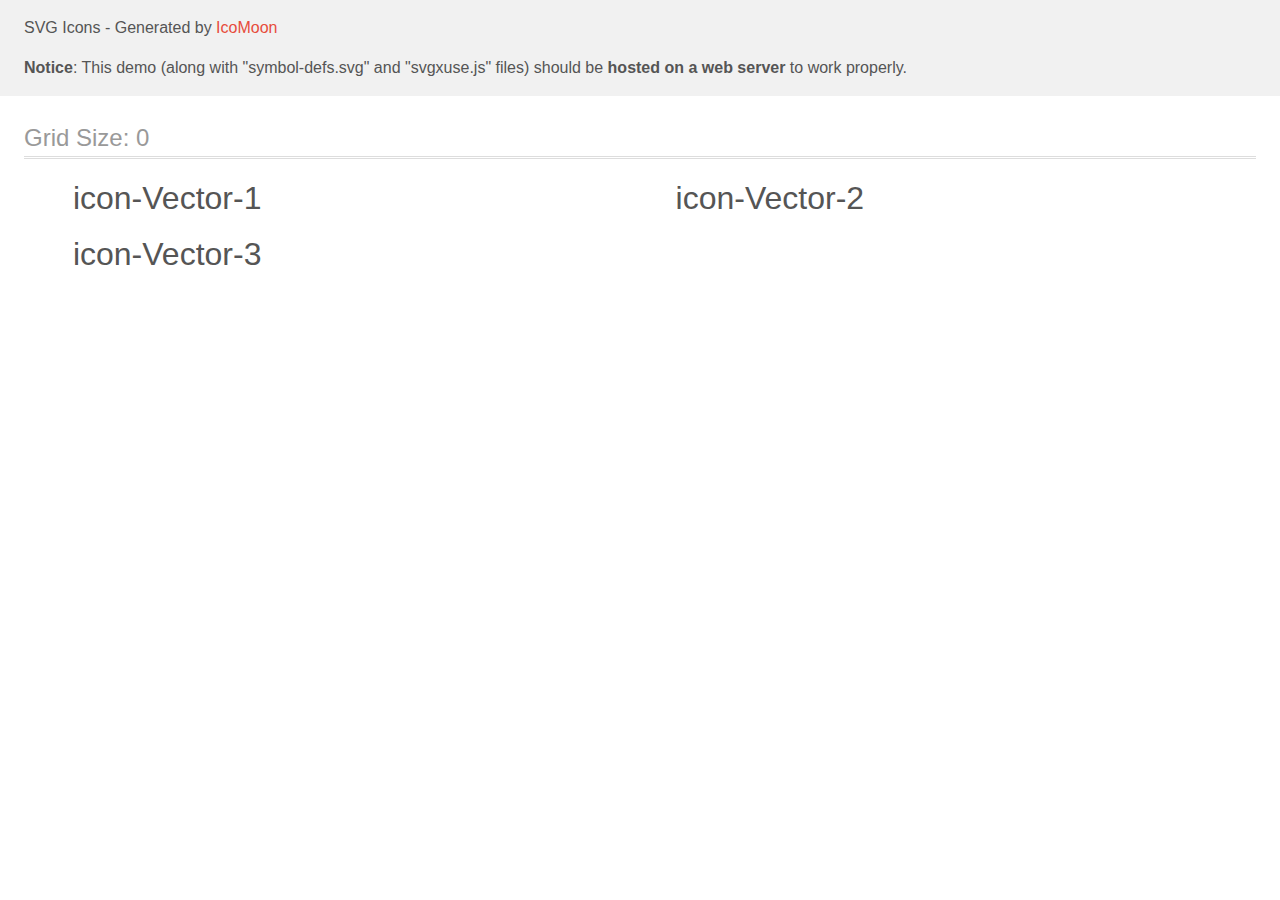
<file: images/icon-modal/demo-external-svg.html>
<!doctype html>
<html>
<head>
    <title>IcoMoon - SVG Icons</title>
    <meta charset="utf-8">
    <meta name="viewport" content="width=device-width, initial-scale=1">
    <link rel="stylesheet" href="demo-files/demo.css">
    <link rel="stylesheet" href="style.css">
</head>
<body>
<header class="bgc1 clearfix">
<div class="mhl">
    <p>SVG Icons - Generated by <a href="https://icomoon.io/app">IcoMoon</a></p><p><strong>Notice</strong>: This demo (along with "symbol-defs.svg" and "svgxuse.js" files) should be <b>hosted on a web server</b> to work properly.</p>
</div>
</header>
    <div class="clearfix mhl ptl">
        <h1 class="mvm mtn fgc1">Grid Size: 0</h1>
        <div class="glyph fs1">
            <div class="clearfix pbs">
                <svg class="icon icon-Vector-1"><use xlink:href="symbol-defs.svg#icon-Vector-1"></use></svg><span class="name"> icon-Vector-1</span>
            </div>
        </div>
        <div class="glyph fs1">
            <div class="clearfix pbs">
                <svg class="icon icon-Vector-2"><use xlink:href="symbol-defs.svg#icon-Vector-2"></use></svg><span class="name"> icon-Vector-2</span>
            </div>
        </div>
        <div class="glyph fs1">
            <div class="clearfix pbs">
                <svg class="icon icon-Vector-3"><use xlink:href="symbol-defs.svg#icon-Vector-3"></use></svg><span class="name"> icon-Vector-3</span>
            </div>
        </div>
  </div>
<script defer src="svgxuse.js"></script>
</body>
</html>
</file>
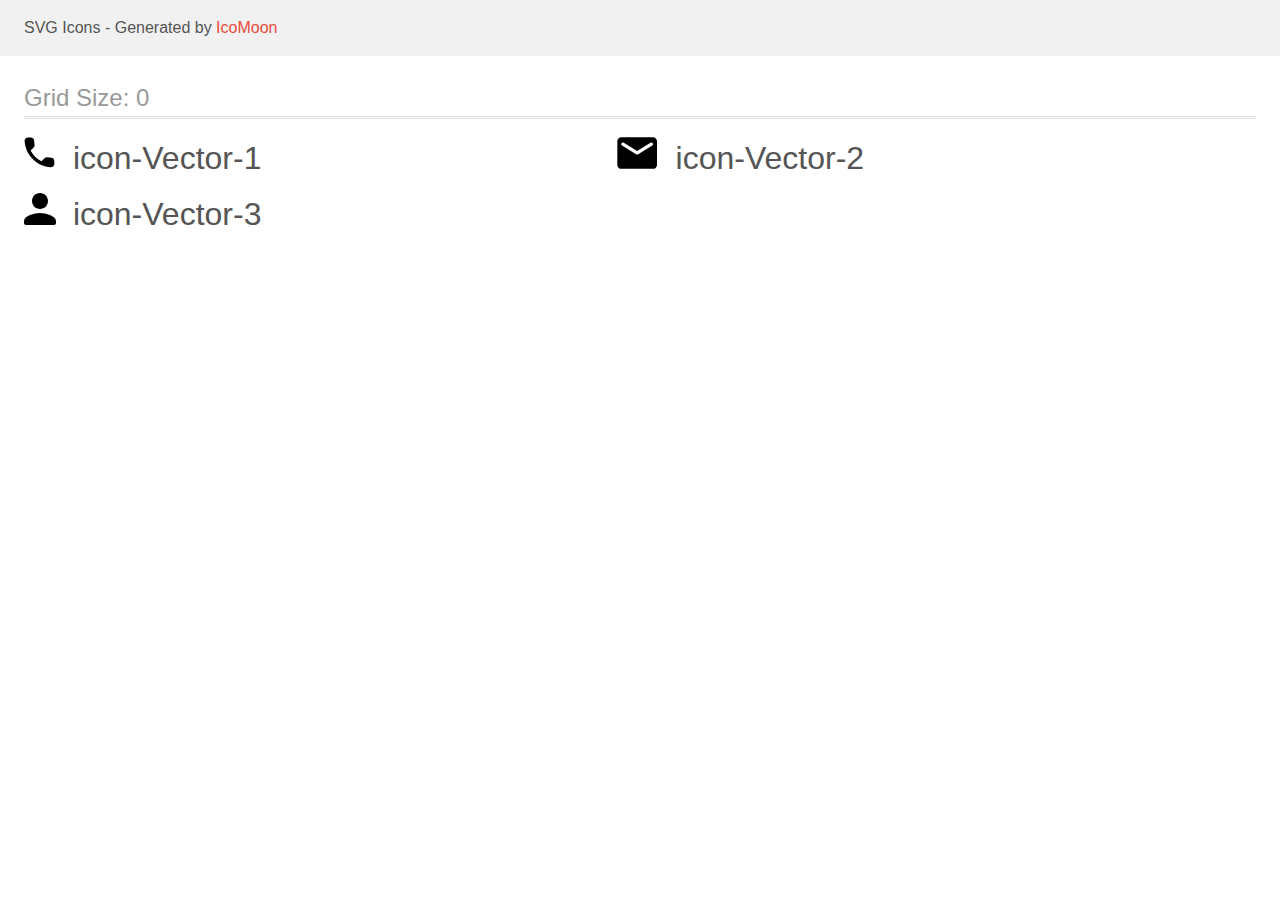
<file: images/icon-modal/demo.html>
<!doctype html>
<html>
<head>
    <title>IcoMoon - SVG Icons</title>
    <meta charset="utf-8">
    <meta name="viewport" content="width=device-width, initial-scale=1">
    <link rel="stylesheet" href="demo-files/demo.css">
    <link rel="stylesheet" href="style.css">
</head>
<body>
<svg aria-hidden="true" style="position: absolute; width: 0; height: 0; overflow: hidden;" version="1.1" xmlns="http://www.w3.org/2000/svg" xmlns:xlink="http://www.w3.org/1999/xlink">
<defs>
<symbol id="icon-Vector-1" viewBox="0 0 32 32">
<path d="M27.419 20.852l-4.201-0.48c-1.009-0.116-2.002 0.232-2.713 0.943l-3.044 3.044c-4.681-2.382-8.519-6.203-10.901-10.901l3.060-3.060c0.711-0.711 1.059-1.704 0.943-2.713l-0.48-4.168c-0.198-1.671-1.604-2.928-3.292-2.928h-2.862c-1.869 0-3.424 1.555-3.308 3.424 0.877 14.126 12.174 25.407 26.284 26.284 1.869 0.116 3.424-1.439 3.424-3.308v-2.861c0.016-1.671-1.241-3.077-2.911-3.275z"></path>
</symbol>
<symbol id="icon-Vector-2" viewBox="0 0 43 32">
<path d="M37.333 0h-32c-2.2 0-3.98 1.8-3.98 4l-0.020 24c0 2.2 1.8 4 4 4h32c2.2 0 4-1.8 4-4v-24c0-2.2-1.8-4-4-4zM36.533 8.5l-14.14 8.84c-0.64 0.4-1.48 0.4-2.12 0l-14.14-8.84c-0.5-0.32-0.8-0.86-0.8-1.44 0-1.34 1.46-2.14 2.6-1.44l13.4 8.38 13.4-8.38c1.14-0.7 2.6 0.1 2.6 1.44 0 0.58-0.3 1.12-0.8 1.44z"></path>
</symbol>
<symbol id="icon-Vector-3" viewBox="0 0 32 32">
<path d="M16 16c4.42 0 8-3.58 8-8s-3.58-8-8-8c-4.42 0-8 3.58-8 8s3.58 8 8 8zM16 20c-5.34 0-16 2.68-16 8v2c0 1.1 0.9 2 2 2h28c1.1 0 2-0.9 2-2v-2c0-5.32-10.66-8-16-8z"></path>
</symbol>
</defs>
</svg>

<header class="bgc1 clearfix">
<div class="mhl">
    <p>SVG Icons - Generated by <a href="https://icomoon.io/app">IcoMoon</a></p>
</div>
</header>
    <div class="clearfix mhl ptl">
        <h1 class="mvm mtn fgc1">Grid Size: 0</h1>
        <div class="glyph fs1">
            <div class="clearfix pbs">
                <svg class="icon icon-Vector-1"><use xlink:href="#icon-Vector-1"></use></svg><span class="name"> icon-Vector-1</span>
            </div>
        </div>
        <div class="glyph fs1">
            <div class="clearfix pbs">
                <svg class="icon icon-Vector-2"><use xlink:href="#icon-Vector-2"></use></svg><span class="name"> icon-Vector-2</span>
            </div>
        </div>
        <div class="glyph fs1">
            <div class="clearfix pbs">
                <svg class="icon icon-Vector-3"><use xlink:href="#icon-Vector-3"></use></svg><span class="name"> icon-Vector-3</span>
            </div>
        </div>
  </div>
<script defer src="svgxuse.js"></script>
</body>
</html>
</file>
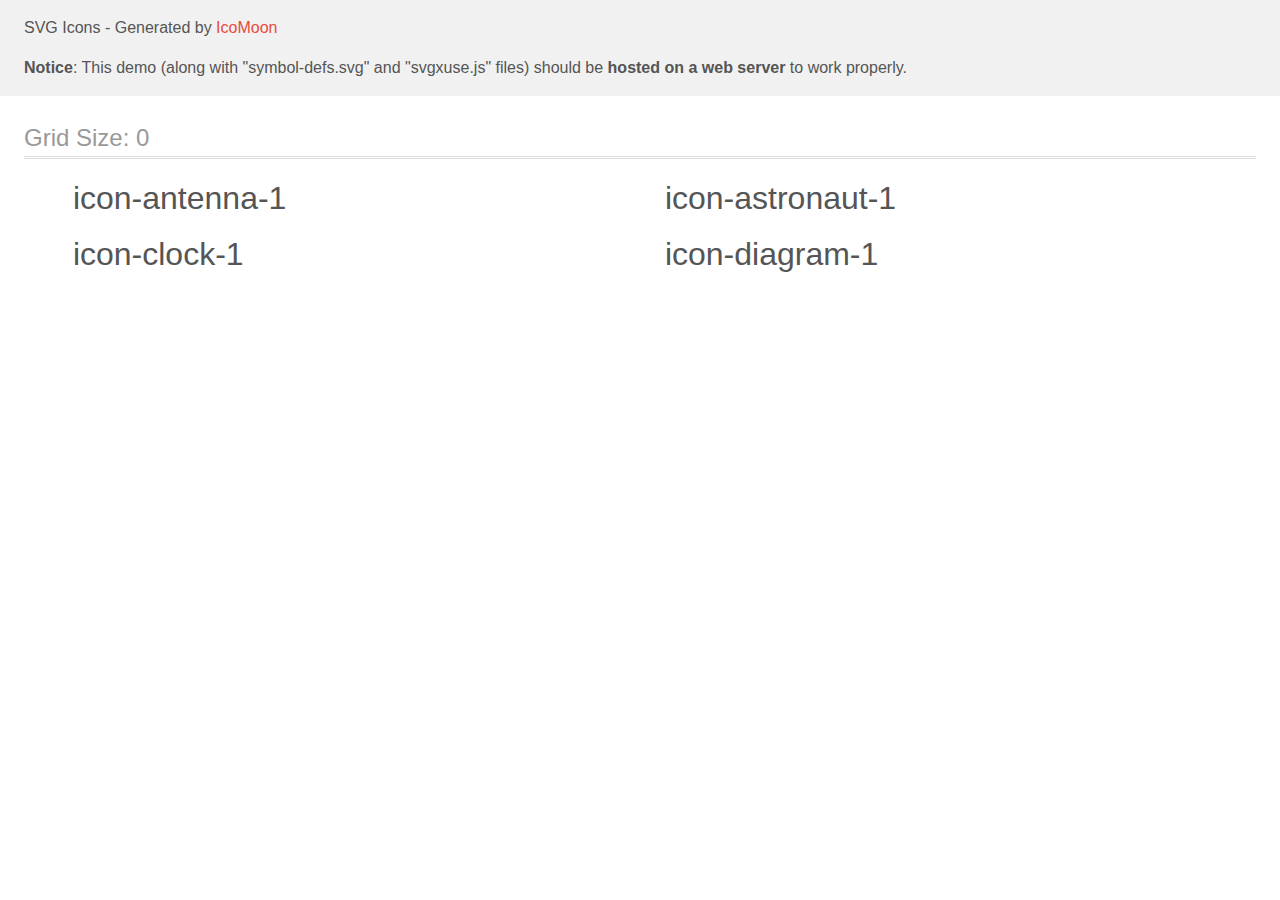
<file: images/icon-section/demo-external-svg.html>
<!doctype html>
<html>
<head>
    <title>IcoMoon - SVG Icons</title>
    <meta charset="utf-8">
    <meta name="viewport" content="width=device-width, initial-scale=1">
    <link rel="stylesheet" href="demo-files/demo.css">
    <link rel="stylesheet" href="style.css">
</head>
<body>
<header class="bgc1 clearfix">
<div class="mhl">
    <p>SVG Icons - Generated by <a href="https://icomoon.io/app">IcoMoon</a></p><p><strong>Notice</strong>: This demo (along with "symbol-defs.svg" and "svgxuse.js" files) should be <b>hosted on a web server</b> to work properly.</p>
</div>
</header>
    <div class="clearfix mhl ptl">
        <h1 class="mvm mtn fgc1">Grid Size: 0</h1>
        <div class="glyph fs1">
            <div class="clearfix pbs">
                <svg class="icon icon-antenna-1"><use xlink:href="symbol-defs.svg#icon-antenna-1"></use></svg><span class="name"> icon-antenna-1</span>
            </div>
        </div>
        <div class="glyph fs1">
            <div class="clearfix pbs">
                <svg class="icon icon-astronaut-1"><use xlink:href="symbol-defs.svg#icon-astronaut-1"></use></svg><span class="name"> icon-astronaut-1</span>
            </div>
        </div>
        <div class="glyph fs1">
            <div class="clearfix pbs">
                <svg class="icon icon-clock-1"><use xlink:href="symbol-defs.svg#icon-clock-1"></use></svg><span class="name"> icon-clock-1</span>
            </div>
        </div>
        <div class="glyph fs1">
            <div class="clearfix pbs">
                <svg class="icon icon-diagram-1"><use xlink:href="symbol-defs.svg#icon-diagram-1"></use></svg><span class="name"> icon-diagram-1</span>
            </div>
        </div>
  </div>
<script defer src="svgxuse.js"></script>
</body>
</html>
</file>
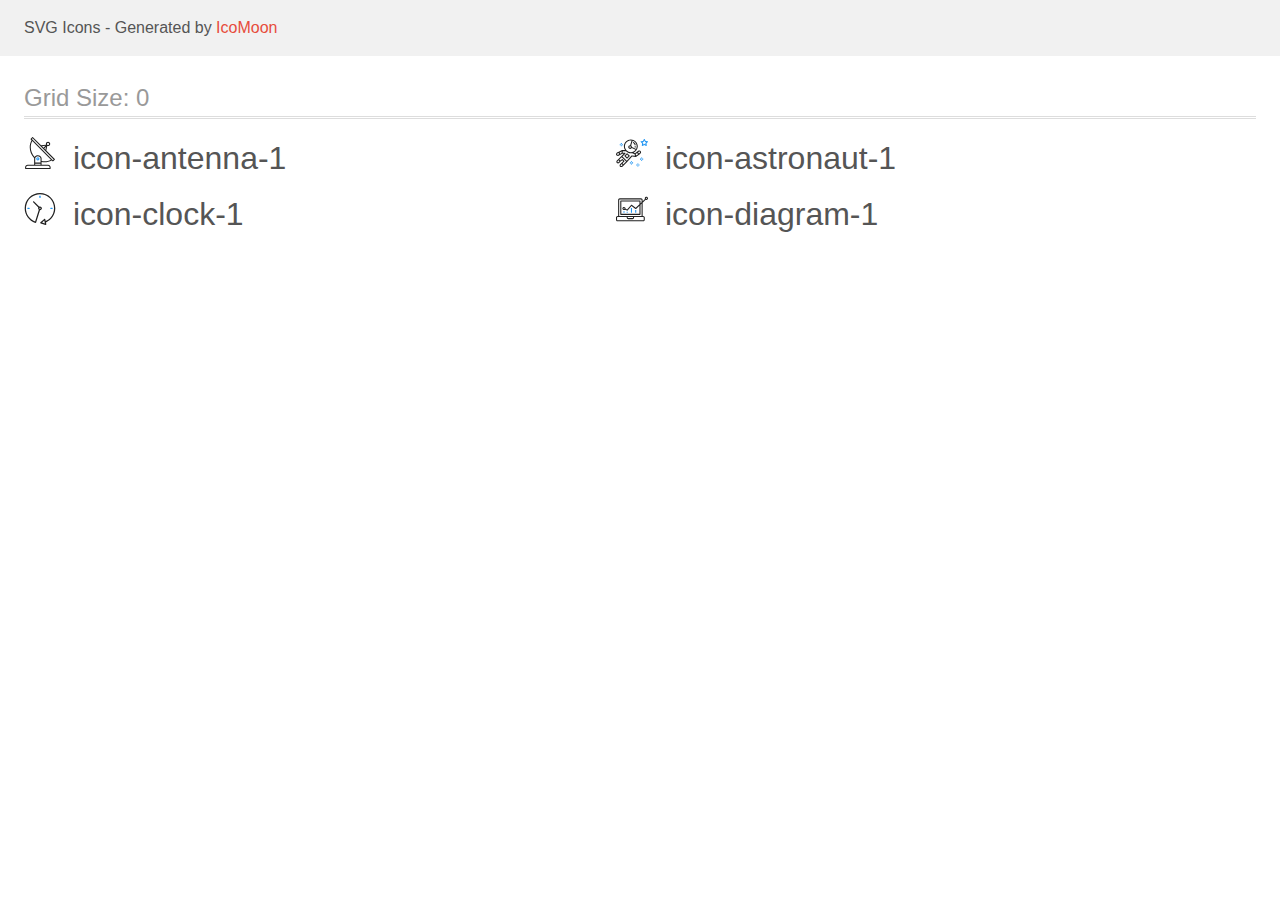
<file: images/icon-section/demo.html>
<!doctype html>
<html>
<head>
    <title>IcoMoon - SVG Icons</title>
    <meta charset="utf-8">
    <meta name="viewport" content="width=device-width, initial-scale=1">
    <link rel="stylesheet" href="demo-files/demo.css">
    <link rel="stylesheet" href="style.css">
</head>
<body>
<svg aria-hidden="true" style="position: absolute; width: 0; height: 0; overflow: hidden;" version="1.1" xmlns="http://www.w3.org/2000/svg" xmlns:xlink="http://www.w3.org/1999/xlink">
<defs>
<symbol id="icon-antenna-1" viewBox="0 0 32 32">
<path fill="#212121" style="fill: var(--color1, #212121)" d="M30.773 22.098l-8.443-8.505 0.937-4.615c0.242 0.094 0.499 0.144 0.758 0.146h0.006c1.192 0.014 2.17-0.941 2.184-2.133s-0.941-2.17-2.133-2.184c-1.192-0.014-2.17 0.941-2.184 2.133-0.003 0.255 0.039 0.509 0.125 0.749l-4.96 0.605-8.091-8.133c-0.099-0.101-0.235-0.159-0.377-0.16-0.14 0.001-0.274 0.056-0.373 0.155l-1.513 1.504c-0.208 0.208-0.208 0.546 0 0.754l0.814 0.826c-3.153 5.798-2.129 12.978 2.519 17.663 0.043 0.041 0.092 0.074 0.146 0.098-0.034 0.18-0.051 0.364-0.052 0.547v6.187h-6.4c-1.472 0.002-2.665 1.195-2.667 2.667v1.067c0 0.295 0.239 0.533 0.533 0.533h24.533c0.295 0 0.533-0.239 0.533-0.533v-1.067c-0.002-1.472-1.195-2.665-2.667-2.667h-6.4v-2.742c1.003 0.21 2.024 0.317 3.049 0.32 2.458-0.003 4.877-0.615 7.040-1.783l0.818 0.823c0.099 0.101 0.235 0.159 0.377 0.16 0.14-0.001 0.274-0.056 0.373-0.155l1.513-1.504c0.208-0.208 0.208-0.546 0-0.754zM23.28 6.233c0.418-0.415 1.093-0.414 1.508 0.004s0.414 1.093-0.004 1.508c-0.2 0.199-0.47 0.31-0.752 0.31h-0.003c-0.589-0.003-1.064-0.483-1.061-1.072 0.002-0.282 0.115-0.552 0.314-0.751h-0.002zM22.024 9.738l-0.598 2.946-1.175-1.182 1.774-1.763zM21.419 8.836l-1.92 1.909-1.485-1.493 3.405-0.415zM24.004 28.8c0.884 0 1.6 0.716 1.6 1.6v0.533h-23.467v-0.533c0-0.884 0.716-1.6 1.6-1.6h20.267zM16.537 26.667v1.067h-5.333v-1.067h5.333zM11.204 25.6v-4.053c0-1.294 1.196-2.347 2.667-2.347s2.667 1.053 2.667 2.347v4.053h-5.333zM17.604 23.904v-2.357c0-1.882-1.675-3.413-3.733-3.413-1.331-0.020-2.576 0.657-3.281 1.786-4.058-4.274-4.971-10.645-2.279-15.887l18.602 18.708c-2.872 1.461-6.165 1.873-9.309 1.163zM28.893 23.22l-21.057-21.181 0.755-0.752 7.935 7.98c0.004 0 0.006 0.007 0.010 0.010l13.115 13.191-0.757 0.752z"></path>
<path fill="#2196f3" style="fill: var(--color2, #2196f3)" d="M13.876 20.267h-0.005c-0.884-0.001-1.601 0.714-1.602 1.598s0.714 1.601 1.598 1.602h0.005c0.884 0.001 1.601-0.714 1.602-1.598s-0.714-1.601-1.598-1.602zM14.249 22.245c-0.1 0.1-0.236 0.156-0.378 0.155-0.295-0.002-0.532-0.242-0.531-0.536 0.001-0.141 0.057-0.276 0.157-0.375s0.233-0.154 0.373-0.155c0.295 0.002 0.532 0.241 0.53 0.536-0.001 0.141-0.057 0.276-0.157 0.375h0.005z"></path>
</symbol>
<symbol id="icon-astronaut-1" viewBox="0 0 32 32">
<path fill="#2196f3" style="fill: var(--color2, #2196f3)" d="M31.974 4.524c-0.063-0.193-0.229-0.333-0.43-0.363l-1.91-0.278-0.855-1.731c-0.179-0.365-0.777-0.365-0.956 0l-0.855 1.731-1.91 0.278c-0.201 0.029-0.367 0.17-0.431 0.363-0.062 0.193-0.011 0.405 0.135 0.547l1.383 1.348-0.326 1.903c-0.034 0.2 0.048 0.402 0.212 0.522 0.166 0.121 0.382 0.135 0.562 0.040l1.709-0.899 1.709 0.899c0.078 0.041 0.164 0.061 0.249 0.061 0.11 0 0.221-0.034 0.314-0.102 0.164-0.119 0.246-0.322 0.212-0.522l-0.326-1.903 1.383-1.348c0.145-0.142 0.197-0.354 0.135-0.547zM29.511 5.851c-0.125 0.122-0.183 0.299-0.153 0.472l0.191 1.114-1-0.526c-0.078-0.041-0.163-0.061-0.249-0.061s-0.17 0.020-0.249 0.061l-1.001 0.526 0.191-1.114c0.030-0.173-0.028-0.349-0.153-0.472l-0.81-0.789 1.119-0.163c0.174-0.025 0.324-0.134 0.402-0.292l0.5-1.013 0.5 1.013c0.078 0.157 0.228 0.267 0.402 0.292l1.119 0.163-0.809 0.789z"></path>
<path fill="#2196f3" style="fill: var(--color2, #2196f3)" d="M26.134 20.522h-1.067v1.067h1.067v-1.067z"></path>
<path fill="#2196f3" style="fill: var(--color2, #2196f3)" d="M26.134 22.656h-1.067v1.067h1.067v-1.067z"></path>
<path fill="#2196f3" style="fill: var(--color2, #2196f3)" d="M27.2 21.589h-1.067v1.067h1.067v-1.067z"></path>
<path fill="#2196f3" style="fill: var(--color2, #2196f3)" d="M25.067 21.589h-1.067v1.067h1.067v-1.067z"></path>
<path fill="#2196f3" style="fill: var(--color2, #2196f3)" d="M22.4 26.389h-1.067v1.067h1.067v-1.067z"></path>
<path fill="#2196f3" style="fill: var(--color2, #2196f3)" d="M22.4 28.522h-1.067v1.067h1.067v-1.067z"></path>
<path fill="#2196f3" style="fill: var(--color2, #2196f3)" d="M23.467 27.456h-1.067v1.067h1.067v-1.067z"></path>
<path fill="#2196f3" style="fill: var(--color2, #2196f3)" d="M21.333 27.456h-1.067v1.067h1.067v-1.067z"></path>
<path fill="#2196f3" style="fill: var(--color2, #2196f3)" d="M16 24.256h-1.067v1.067h1.067v-1.067z"></path>
<path fill="#2196f3" style="fill: var(--color2, #2196f3)" d="M16 26.389h-1.067v1.067h1.067v-1.067z"></path>
<path fill="#2196f3" style="fill: var(--color2, #2196f3)" d="M17.067 25.322h-1.067v1.067h1.067v-1.067z"></path>
<path fill="#2196f3" style="fill: var(--color2, #2196f3)" d="M14.933 25.322h-1.067v1.067h1.067v-1.067z"></path>
<path fill="#2196f3" style="fill: var(--color2, #2196f3)" d="M5.867 6.122h-1.067v1.067h1.067v-1.067z"></path>
<path fill="#2196f3" style="fill: var(--color2, #2196f3)" d="M5.867 8.255h-1.067v1.067h1.067v-1.067z"></path>
<path fill="#2196f3" style="fill: var(--color2, #2196f3)" d="M6.933 7.189h-1.067v1.067h1.067v-1.067z"></path>
<path fill="#2196f3" style="fill: var(--color2, #2196f3)" d="M4.8 7.189h-1.067v1.067h1.067v-1.067z"></path>
<path fill="#212121" style="fill: var(--color1, #212121)" d="M24.715 14.159c-0.287-0.388-0.709-0.637-1.188-0.705-0.481-0.068-0.956 0.058-1.34 0.352l-1.252 0.96-1.898 1.417-1.358-0.541c2.421-1.086 4.114-3.508 4.114-6.32 0-3.823-3.123-6.933-6.961-6.933s-6.961 3.11-6.961 6.933c0 1.386 0.414 2.674 1.12 3.758l-2.764-0.024c-0.002 0-0.003 0-0.005 0-0.009 0-0.015 0.004-0.023 0.005-0.053 0.002-0.105 0.013-0.155 0.031-0.013 0.005-0.026 0.008-0.038 0.013-0.006 0.003-0.013 0.003-0.019 0.006l-3.233 1.596c-0.001 0-0.001 0-0.001 0.001l-1.893 0.911c-0.021 0.009-0.042 0.021-0.063 0.035-0.755 0.502-1.012 1.489-0.598 2.295 0.22 0.429 0.595 0.745 1.056 0.889 0.178 0.055 0.359 0.083 0.539 0.083 0.29 0 0.577-0.071 0.839-0.211l1.388-0.738 2.264-1.169 1.357-0.008-5.442 5.416c-0.001 0.001-0.001 0.001-0.002 0.001l-1.339 1.333c-0.316 0.315-0.49 0.732-0.49 1.178s0.174 0.863 0.49 1.179c0.325 0.323 0.752 0.485 1.179 0.485s0.854-0.162 1.18-0.485l1.314-1.309 1.741-1.3 0.901 0.897-1.762 1.754c-0 0.001-0.001 0.001-0.002 0.001l-1.339 1.333c-0.316 0.315-0.49 0.732-0.49 1.178s0.174 0.863 0.49 1.179c0.325 0.323 0.753 0.485 1.18 0.485s0.855-0.162 1.18-0.485l3.482-3.467c0.001-0.001 0.001-0.001 0.001-0.002l1.010-1-0.004-0.004c0.006-0.006 0.015-0.009 0.022-0.015l5.166-5.658 3.471 0.494c0.025 0.004 0.050 0.005 0.075 0.005 0.065 0 0.127-0.015 0.187-0.038 0.018-0.006 0.033-0.015 0.050-0.023 0.019-0.010 0.039-0.015 0.058-0.027l3.213-2.133c0.012-0.008 0.018-0.021 0.029-0.029 0.013-0.010 0.029-0.014 0.041-0.026l1.271-1.191c0.662-0.62 0.753-1.635 0.212-2.362zM2.13 17.77c-0.173 0.093-0.37 0.111-0.558 0.052-0.187-0.058-0.338-0.186-0.427-0.358-0.161-0.314-0.068-0.695 0.214-0.902l1.314-0.632 0.449 1.312-0.992 0.528zM5.628 15.942l-1.548 0.8-0.439-1.283 2.027-1.001-0.040 1.484zM20.727 9.322c0 0.918-0.219 1.785-0.599 2.559l-4.181-1.899c-0.044-0.573-0.341-1.075-0.788-1.388l1.464-4.86c2.378 0.756 4.105 2.974 4.105 5.588zM8.938 9.322c0-3.235 2.644-5.867 5.894-5.867 0.253 0 0.5 0.021 0.745 0.052l-1.432 4.754c-0.019-0.001-0.037-0.006-0.057-0.006-1.033 0-1.873 0.837-1.873 1.867s0.84 1.867 1.873 1.867c0.694 0 1.294-0.383 1.618-0.945l3.862 1.755c-1.075 1.446-2.795 2.39-4.737 2.39-3.25 0-5.894-2.632-5.894-5.867zM14.894 10.122c0 0.441-0.362 0.8-0.806 0.8s-0.806-0.359-0.806-0.8c0-0.441 0.362-0.8 0.806-0.8s0.806 0.359 0.806 0.8zM2.465 25.146c-0.236 0.234-0.619 0.234-0.854 0.001-0.114-0.114-0.176-0.263-0.176-0.423s0.062-0.309 0.176-0.421l0.962-0.958 0.851 0.848-0.959 0.955zM5.679 28.88c-0.236 0.234-0.619 0.235-0.855 0.001-0.114-0.114-0.176-0.263-0.176-0.423s0.062-0.309 0.176-0.421l0.963-0.959 0.852 0.848-0.96 0.955zM9.16 25.411c-0.001 0-0.001 0-0.002 0.001l-1.765 1.76-0.852-0.848 1.763-1.755c0 0 0 0 0-0s0.001-0.001 0.002-0.001c0.040-0.040 0.065-0.088 0.090-0.135 0.007-0.014 0.020-0.026 0.026-0.040 0.017-0.041 0.019-0.085 0.026-0.129 0.003-0.025 0.014-0.047 0.014-0.073 0-0.036-0.013-0.070-0.020-0.106-0.006-0.032-0.006-0.065-0.019-0.095-0.020-0.050-0.055-0.094-0.091-0.138-0.010-0.012-0.014-0.027-0.025-0.038 0 0 0 0-0.001 0s-0.001-0.002-0.001-0.002l-1.607-1.6c-0.017-0.017-0.039-0.024-0.058-0.038-0.028-0.022-0.055-0.042-0.087-0.058-0.030-0.015-0.061-0.024-0.093-0.033-0.034-0.010-0.067-0.017-0.103-0.020-0.033-0.002-0.063 0.001-0.095 0.005-0.036 0.004-0.069 0.009-0.104 0.020-0.034 0.011-0.063 0.027-0.094 0.045-0.020 0.011-0.042 0.015-0.061 0.029l-1.773 1.324-0.901-0.897 2.399-2.386 4.361 4.289-0.928 0.919zM15.979 18.394c-0.015-0.002-0.030 0.004-0.045 0.003-0.039-0.002-0.076 0.001-0.115 0.007-0.030 0.005-0.059 0.011-0.088 0.021-0.034 0.012-0.065 0.028-0.097 0.047-0.030 0.018-0.057 0.037-0.083 0.061-0.013 0.011-0.028 0.017-0.040 0.029l-4.698 5.146-4.328-4.257 2.833-2.818c0.209-0.208 0.21-0.546 0.002-0.755-0.105-0.105-0.243-0.157-0.381-0.156v-0.001l-2.219 0.013 0.028-1.607 3.104 0.027c1.265 1.294 3.029 2.101 4.981 2.101 0.437 0 0.864-0.045 1.279-0.123 0.040 0.032 0.079 0.065 0.13 0.085l2.41 0.96 0.331 1.644-3.003-0.427zM20.020 18.572l-0.313-1.558 1.446-1.080 0.947 1.257-2.080 1.381zM23.774 15.741l-0.838 0.785-0.931-1.236 0.831-0.637c0.155-0.119 0.351-0.168 0.543-0.143 0.193 0.027 0.364 0.128 0.48 0.284 0.217 0.292 0.18 0.699-0.085 0.947z"></path>
<path fill="#212121" style="fill: var(--color1, #212121)" d="M13.602 18.544l-2.143-2.133c-0.207-0.207-0.545-0.207-0.753 0l-2.142 2.133c-0.1 0.101-0.157 0.236-0.157 0.378s0.056 0.278 0.157 0.378l2.142 2.133c0.104 0.103 0.241 0.155 0.377 0.155s0.273-0.052 0.376-0.155l2.143-2.133c0.1-0.1 0.157-0.236 0.157-0.378s-0.057-0.278-0.157-0.378zM11.083 20.303l-1.387-1.381 1.387-1.381 1.387 1.381-1.387 1.381z"></path>
<path fill="#212121" style="fill: var(--color1, #212121)" d="M17.164 5.071l-0.258 1.036c0.071 0.018 1.738 0.452 1.738 2.149h1.067c-0-2.017-1.666-2.965-2.547-3.185z"></path>
<path fill="#212121" style="fill: var(--color1, #212121)" d="M19.711 9.322h-1.067v1.067h1.067v-1.067z"></path>
</symbol>
<symbol id="icon-clock-1" viewBox="0 0 32 32">
<path fill="#212121" style="fill: var(--color1, #212121)" d="M31.297 15.301c-0.002-8.452-6.855-15.303-15.308-15.301s-15.303 6.855-15.301 15.308c0.001 6.658 4.307 12.551 10.649 14.576 0.061 0.019 0.124 0.029 0.187 0.029 0.121-0 0.239-0.032 0.342-0.094 0.135-0.080 0.236-0.207 0.283-0.356l3.865-12.25c1.057-0.005 1.909-0.866 1.903-1.923s-0.866-1.909-1.923-1.903c-0.284 0.001-0.565 0.067-0.82 0.191l-5.106-5.107c-0.253-0.245-0.657-0.238-0.902 0.016-0.239 0.247-0.239 0.639 0 0.886l5.103 5.109c-0.392 0.799-0.168 1.764 0.536 2.309l-3.683 11.673c-7.278-2.681-11.004-10.754-8.323-18.032s10.754-11.004 18.032-8.323 11.004 10.754 8.323 18.032c-1.31 3.556-4.001 6.431-7.462 7.973l-0.398-1.874c-0.073-0.344-0.411-0.565-0.756-0.492-0.109 0.023-0.209 0.074-0.292 0.148l-3.837 3.426c-0.263 0.234-0.287 0.637-0.052 0.9 0.076 0.085 0.174 0.149 0.283 0.184l4.899 1.563c0.335 0.108 0.694-0.077 0.802-0.412 0.034-0.106 0.040-0.219 0.017-0.328l-0.391-1.839c5.664-2.388 9.342-7.942 9.329-14.089zM15.992 14.664c0.352 0 0.638 0.286 0.638 0.638s-0.286 0.638-0.638 0.638c-0.352 0-0.638-0.285-0.638-0.638s0.285-0.638 0.638-0.638zM18.093 29.528l2.184-1.948 0.603 2.84-2.787-0.892z"></path>
<path fill="#2196f3" style="fill: var(--color2, #2196f3)" d="M15.354 3.185v1.275c0 0.352 0.285 0.638 0.638 0.638s0.638-0.285 0.638-0.638v-1.275c0-0.352-0.286-0.638-0.638-0.638s-0.638 0.286-0.638 0.638z"></path>
<path fill="#2196f3" style="fill: var(--color2, #2196f3)" d="M3.876 14.664c-0.352 0-0.638 0.286-0.638 0.638s0.285 0.638 0.638 0.638h1.275c0.352 0 0.638-0.285 0.638-0.638s-0.285-0.638-0.638-0.638h-1.275z"></path>
<path fill="#2196f3" style="fill: var(--color2, #2196f3)" d="M28.108 15.939c0.352 0 0.638-0.285 0.638-0.638s-0.285-0.638-0.638-0.638h-1.275c-0.352 0-0.638 0.286-0.638 0.638s0.286 0.638 0.638 0.638h1.275z"></path>
</symbol>
<symbol id="icon-diagram-1" viewBox="0 0 32 32">
<path fill="#2196f3" style="fill: var(--color2, #2196f3)" d="M14.926 14.965h1.066v4.798h-1.066v-4.797z"></path>
<path fill="#2196f3" style="fill: var(--color2, #2196f3)" d="M19.19 17.097h1.066v2.665h-1.066v-2.665z"></path>
<path fill="#2196f3" style="fill: var(--color2, #2196f3)" d="M10.661 18.696h1.066v1.066h-1.066v-1.066z"></path>
<path fill="#2196f3" style="fill: var(--color2, #2196f3)" d="M7.463 18.163h1.066v1.599h-1.066v-1.599z"></path>
<path fill="#212121" style="fill: var(--color1, #212121)" d="M1.599 28.291h25.587c0.883 0 1.599-0.716 1.599-1.599v-2.132c0-0.883-0.716-1.599-1.599-1.599h-0.533v-13.293l3.028-2.868c0.703 0.346 1.553 0.136 2.013-0.499s0.396-1.508-0.152-2.068-1.42-0.644-2.065-0.198c-0.644 0.446-0.873 1.292-0.542 2.002l-2.281 2.163v-1.23c0-0.883-0.716-1.599-1.599-1.599h-21.322c-0.883 0-1.599 0.716-1.599 1.599v15.992h-0.533c-0.883 0-1.599 0.716-1.599 1.599v2.132c0 0.883 0.716 1.599 1.599 1.599zM30.384 4.837c0.294 0 0.533 0.239 0.533 0.533s-0.239 0.533-0.533 0.533c-0.294 0-0.533-0.239-0.533-0.533s0.239-0.533 0.533-0.533zM3.198 6.969c0-0.294 0.239-0.533 0.533-0.533h21.322c0.294 0 0.533 0.239 0.533 0.533v2.239l-1.066 1.013v-2.186c0-0.294-0.239-0.533-0.533-0.533h-19.19c-0.294 0-0.533 0.239-0.533 0.533v13.326c0 0.294 0.239 0.533 0.533 0.533h19.19c0.294 0 0.533-0.239 0.533-0.533v-9.674l1.066-1.010v12.284h-22.388v-15.992zM7.996 13.899c-0.721-0.002-1.354 0.478-1.546 1.174s0.105 1.433 0.725 1.801c0.62 0.368 1.41 0.276 1.928-0.226l1.853 0.93c0.215 0.108 0.476 0.057 0.636-0.123l3.939-4.431 3.872 2.901c0.208 0.156 0.498 0.139 0.686-0.039l3.365-3.188v8.131h-18.124v-12.26h18.124v2.66l-3.771 3.572-3.904-2.927c-0.222-0.166-0.534-0.135-0.718 0.072l-3.993 4.493-1.493-0.746c0.011-0.064 0.018-0.129 0.020-0.193 0-0.883-0.716-1.599-1.599-1.599zM8.529 15.498c0 0.294-0.239 0.533-0.533 0.533s-0.533-0.239-0.533-0.533c0-0.294 0.239-0.533 0.533-0.533s0.533 0.239 0.533 0.533zM11.727 24.027h5.331v0.533c0 0.294-0.239 0.533-0.533 0.533h-4.264c-0.294 0-0.533-0.239-0.533-0.533v-0.533zM1.066 24.56c0-0.294 0.239-0.533 0.533-0.533h9.062v0.533c0 0.883 0.716 1.599 1.599 1.599h4.264c0.883 0 1.599-0.716 1.599-1.599v-0.533h9.062c0.294 0 0.533 0.239 0.533 0.533v2.132c0 0.294-0.239 0.533-0.533 0.533h-25.587c-0.294 0-0.533-0.239-0.533-0.533v-2.132z"></path>
</symbol>
</defs>
</svg>

<header class="bgc1 clearfix">
<div class="mhl">
    <p>SVG Icons - Generated by <a href="https://icomoon.io/app">IcoMoon</a></p>
</div>
</header>
    <div class="clearfix mhl ptl">
        <h1 class="mvm mtn fgc1">Grid Size: 0</h1>
        <div class="glyph fs1">
            <div class="clearfix pbs">
                <svg class="icon icon-antenna-1"><use xlink:href="#icon-antenna-1"></use></svg><span class="name"> icon-antenna-1</span>
            </div>
        </div>
        <div class="glyph fs1">
            <div class="clearfix pbs">
                <svg class="icon icon-astronaut-1"><use xlink:href="#icon-astronaut-1"></use></svg><span class="name"> icon-astronaut-1</span>
            </div>
        </div>
        <div class="glyph fs1">
            <div class="clearfix pbs">
                <svg class="icon icon-clock-1"><use xlink:href="#icon-clock-1"></use></svg><span class="name"> icon-clock-1</span>
            </div>
        </div>
        <div class="glyph fs1">
            <div class="clearfix pbs">
                <svg class="icon icon-diagram-1"><use xlink:href="#icon-diagram-1"></use></svg><span class="name"> icon-diagram-1</span>
            </div>
        </div>
  </div>
<script defer src="svgxuse.js"></script>
</body>
</html>
</file>
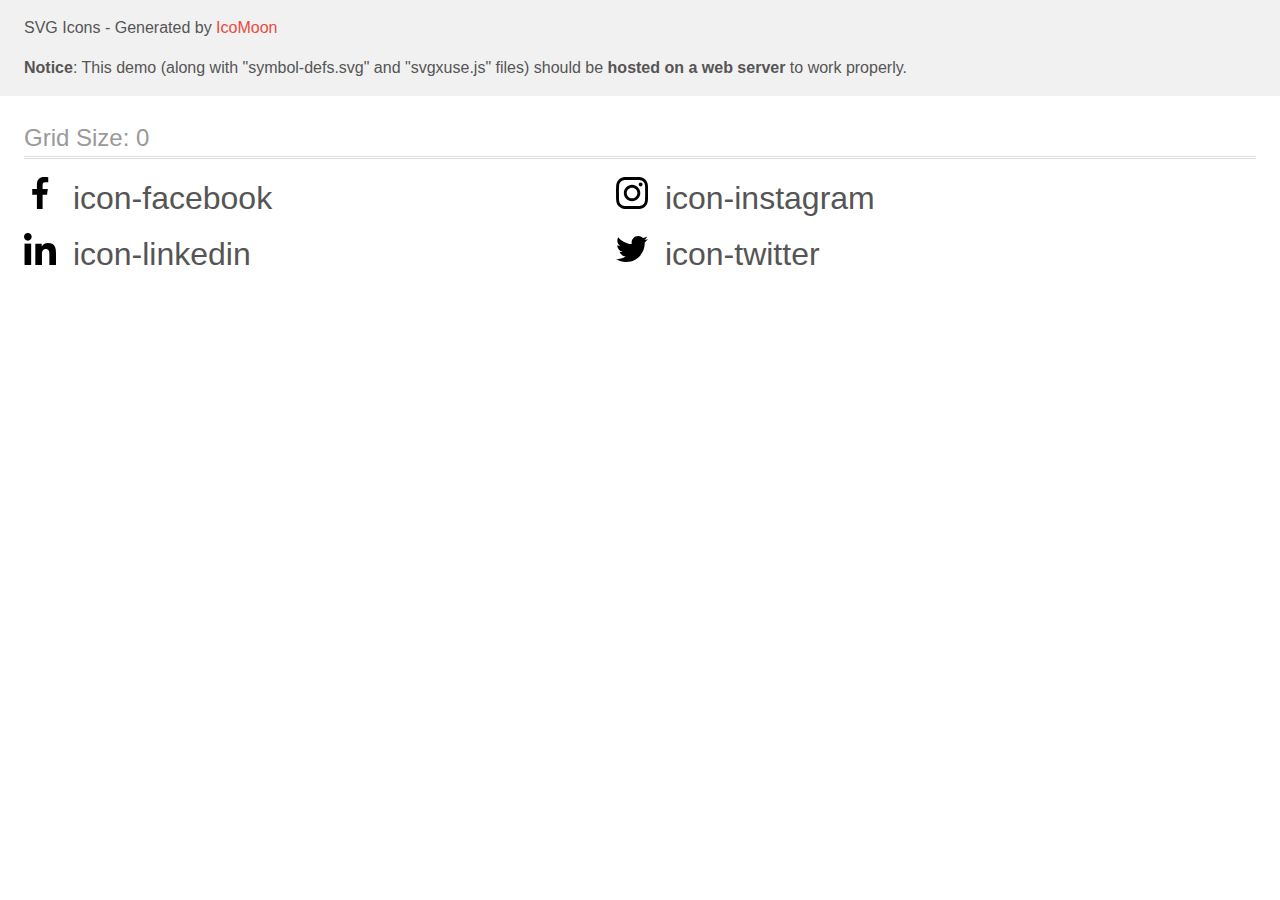
<file: images/icon-social/demo-external-svg.html>
<!doctype html>
<html>
<head>
    <title>IcoMoon - SVG Icons</title>
    <meta charset="utf-8">
    <meta name="viewport" content="width=device-width, initial-scale=1">
    <link rel="stylesheet" href="demo-files/demo.css">
    <link rel="stylesheet" href="style.css">
</head>
<body>
<header class="bgc1 clearfix">
<div class="mhl">
    <p>SVG Icons - Generated by <a href="https://icomoon.io/app">IcoMoon</a></p><p><strong>Notice</strong>: This demo (along with "symbol-defs.svg" and "svgxuse.js" files) should be <b>hosted on a web server</b> to work properly.</p>
</div>
</header>
    <div class="clearfix mhl ptl">
        <h1 class="mvm mtn fgc1">Grid Size: 0</h1>
        <div class="glyph fs1">
            <div class="clearfix pbs">
                <svg class="icon icon-facebook"><use xlink:href="symbol-defs.svg#icon-facebook"></use></svg><span class="name"> icon-facebook</span>
            </div>
        </div>
        <div class="glyph fs1">
            <div class="clearfix pbs">
                <svg class="icon icon-instagram"><use xlink:href="symbol-defs.svg#icon-instagram"></use></svg><span class="name"> icon-instagram</span>
            </div>
        </div>
        <div class="glyph fs1">
            <div class="clearfix pbs">
                <svg class="icon icon-linkedin"><use xlink:href="symbol-defs.svg#icon-linkedin"></use></svg><span class="name"> icon-linkedin</span>
            </div>
        </div>
        <div class="glyph fs1">
            <div class="clearfix pbs">
                <svg class="icon icon-twitter"><use xlink:href="symbol-defs.svg#icon-twitter"></use></svg><span class="name"> icon-twitter</span>
            </div>
        </div>
  </div>
<script defer src="svgxuse.js"></script>
</body>
</html>
</file>
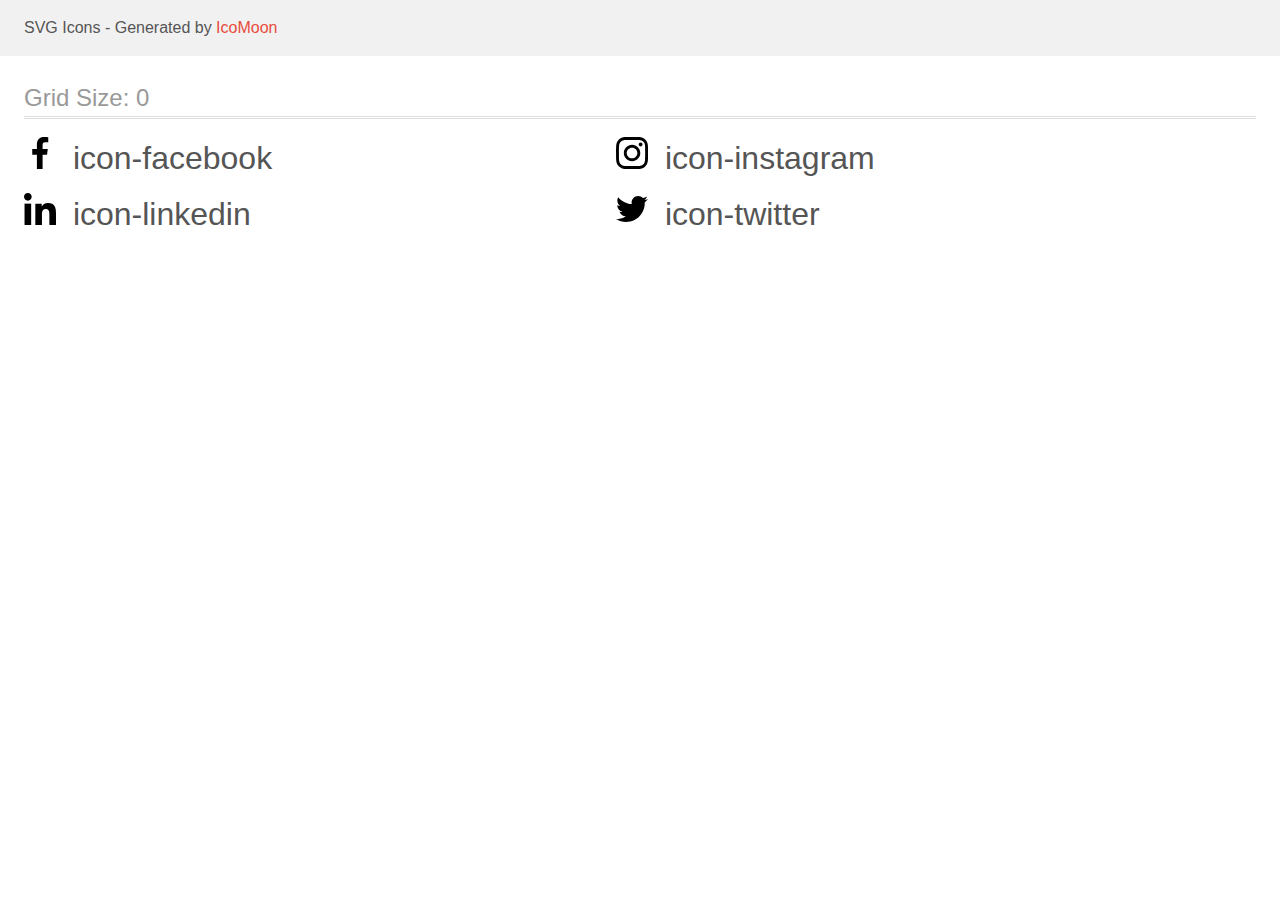
<file: images/icon-social/demo.html>
<!doctype html>
<html>
<head>
    <title>IcoMoon - SVG Icons</title>
    <meta charset="utf-8">
    <meta name="viewport" content="width=device-width, initial-scale=1">
    <link rel="stylesheet" href="demo-files/demo.css">
    <link rel="stylesheet" href="style.css">
</head>
<body>
<svg aria-hidden="true" style="position: absolute; width: 0; height: 0; overflow: hidden;" version="1.1" xmlns="http://www.w3.org/2000/svg" xmlns:xlink="http://www.w3.org/1999/xlink">
<defs>
<symbol id="icon-facebook" viewBox="0 0 32 32">
<path d="M21.329 5.313h2.921v-5.088c-0.504-0.069-2.237-0.225-4.256-0.225-4.212 0-7.097 2.649-7.097 7.519v4.481h-4.648v5.688h4.648v14.312h5.699v-14.311h4.46l0.708-5.688h-5.169v-3.919c0.001-1.644 0.444-2.769 2.735-2.769z"></path>
</symbol>
<symbol id="icon-instagram" viewBox="0 0 32 32">
<path d="M31.969 9.408c-0.075-1.7-0.35-2.869-0.744-3.882-0.406-1.075-1.032-2.038-1.851-2.838-0.8-0.813-1.769-1.444-2.832-1.844-1.019-0.394-2.182-0.669-3.882-0.744-1.713-0.081-2.257-0.1-6.601-0.1s-4.888 0.019-6.595 0.094c-1.7 0.075-2.869 0.35-3.882 0.744-1.075 0.406-2.038 1.031-2.838 1.85-0.813 0.8-1.444 1.769-1.844 2.832-0.394 1.019-0.669 2.182-0.744 3.882-0.081 1.713-0.1 2.257-0.1 6.601s0.019 4.888 0.094 6.595c0.075 1.7 0.35 2.869 0.744 3.882 0.406 1.075 1.038 2.038 1.85 2.838 0.8 0.813 1.769 1.444 2.832 1.844 1.019 0.394 2.182 0.669 3.882 0.744 1.706 0.075 2.25 0.094 6.595 0.094s4.888-0.019 6.595-0.094c1.7-0.075 2.869-0.35 3.882-0.744 2.151-0.832 3.851-2.532 4.682-4.682 0.394-1.019 0.669-2.182 0.744-3.882 0.075-1.707 0.094-2.251 0.094-6.595s-0.006-4.888-0.081-6.595zM29.087 22.473c-0.069 1.563-0.331 2.407-0.55 2.969-0.538 1.394-1.644 2.5-3.038 3.038-0.563 0.219-1.413 0.481-2.969 0.55-1.688 0.075-2.194 0.094-6.464 0.094s-4.782-0.019-6.464-0.094c-1.563-0.069-2.407-0.331-2.969-0.55-0.694-0.256-1.325-0.663-1.838-1.194-0.531-0.519-0.938-1.144-1.194-1.838-0.219-0.563-0.481-1.413-0.55-2.969-0.075-1.688-0.094-2.194-0.094-6.464s0.019-4.782 0.094-6.464c0.069-1.563 0.331-2.407 0.55-2.969 0.256-0.694 0.663-1.325 1.2-1.838 0.519-0.531 1.144-0.938 1.838-1.194 0.563-0.219 1.413-0.481 2.969-0.55 1.688-0.075 2.194-0.094 6.464-0.094 4.276 0 4.782 0.019 6.464 0.094 1.563 0.069 2.407 0.331 2.969 0.55 0.694 0.256 1.325 0.662 1.838 1.194 0.531 0.519 0.938 1.144 1.194 1.838 0.219 0.563 0.481 1.413 0.55 2.969 0.075 1.688 0.094 2.194 0.094 6.464s-0.019 4.77-0.094 6.458z"></path>
<path d="M16.059 7.783c-4.538 0-8.22 3.682-8.22 8.22s3.682 8.22 8.22 8.22c4.539 0 8.22-3.682 8.22-8.22s-3.682-8.22-8.22-8.22zM16.059 21.335c-2.944 0-5.332-2.388-5.332-5.332s2.388-5.332 5.332-5.332c2.944 0 5.332 2.388 5.332 5.332s-2.388 5.332-5.332 5.332z"></path>
<path d="M26.524 7.458c0 1.060-0.859 1.919-1.919 1.919s-1.919-0.859-1.919-1.919c0-1.060 0.859-1.919 1.919-1.919s1.919 0.859 1.919 1.919z"></path>
</symbol>
<symbol id="icon-linkedin" viewBox="0 0 32 32">
<path d="M31.992 32v-0.001h0.008v-11.736c0-5.741-1.236-10.164-7.948-10.164-3.227 0-5.392 1.771-6.276 3.449h-0.093v-2.913h-6.364v21.364h6.627v-10.579c0-2.785 0.528-5.479 3.977-5.479 3.399 0 3.449 3.179 3.449 5.657v10.401h6.62z"></path>
<path d="M0.528 10.636h6.635v21.364h-6.635v-21.364z"></path>
<path d="M3.843 0c-2.121 0-3.843 1.721-3.843 3.843s1.721 3.879 3.843 3.879c2.121 0 3.843-1.757 3.843-3.879-0.001-2.121-1.723-3.843-3.843-3.843v0z"></path>
</symbol>
<symbol id="icon-twitter" viewBox="0 0 32 32">
<path d="M32 6.078c-1.19 0.522-2.458 0.868-3.78 1.036 1.36-0.812 2.398-2.088 2.886-3.626-1.268 0.756-2.668 1.29-4.16 1.588-1.204-1.282-2.92-2.076-4.792-2.076-3.632 0-6.556 2.948-6.556 6.562 0 0.52 0.044 1.020 0.152 1.496-5.454-0.266-10.28-2.88-13.522-6.862-0.566 0.982-0.898 2.106-0.898 3.316 0 2.272 1.17 4.286 2.914 5.452-1.054-0.020-2.088-0.326-2.964-0.808 0 0.020 0 0.046 0 0.072 0 3.188 2.274 5.836 5.256 6.446-0.534 0.146-1.116 0.216-1.72 0.216-0.42 0-0.844-0.024-1.242-0.112 0.85 2.598 3.262 4.508 6.13 4.57-2.232 1.746-5.066 2.798-8.134 2.798-0.538 0-1.054-0.024-1.57-0.090 2.906 1.874 6.35 2.944 10.064 2.944 12.072 0 18.672-10 18.672-18.668 0-0.29-0.010-0.57-0.024-0.848 1.302-0.924 2.396-2.078 3.288-3.406z"></path>
</symbol>
</defs>
</svg>

<header class="bgc1 clearfix">
<div class="mhl">
    <p>SVG Icons - Generated by <a href="https://icomoon.io/app">IcoMoon</a></p>
</div>
</header>
    <div class="clearfix mhl ptl">
        <h1 class="mvm mtn fgc1">Grid Size: 0</h1>
        <div class="glyph fs1">
            <div class="clearfix pbs">
                <svg class="icon icon-facebook"><use xlink:href="#icon-facebook"></use></svg><span class="name"> icon-facebook</span>
            </div>
        </div>
        <div class="glyph fs1">
            <div class="clearfix pbs">
                <svg class="icon icon-instagram"><use xlink:href="#icon-instagram"></use></svg><span class="name"> icon-instagram</span>
            </div>
        </div>
        <div class="glyph fs1">
            <div class="clearfix pbs">
                <svg class="icon icon-linkedin"><use xlink:href="#icon-linkedin"></use></svg><span class="name"> icon-linkedin</span>
            </div>
        </div>
        <div class="glyph fs1">
            <div class="clearfix pbs">
                <svg class="icon icon-twitter"><use xlink:href="#icon-twitter"></use></svg><span class="name"> icon-twitter</span>
            </div>
        </div>
  </div>
<script defer src="svgxuse.js"></script>
</body>
</html>
</file>
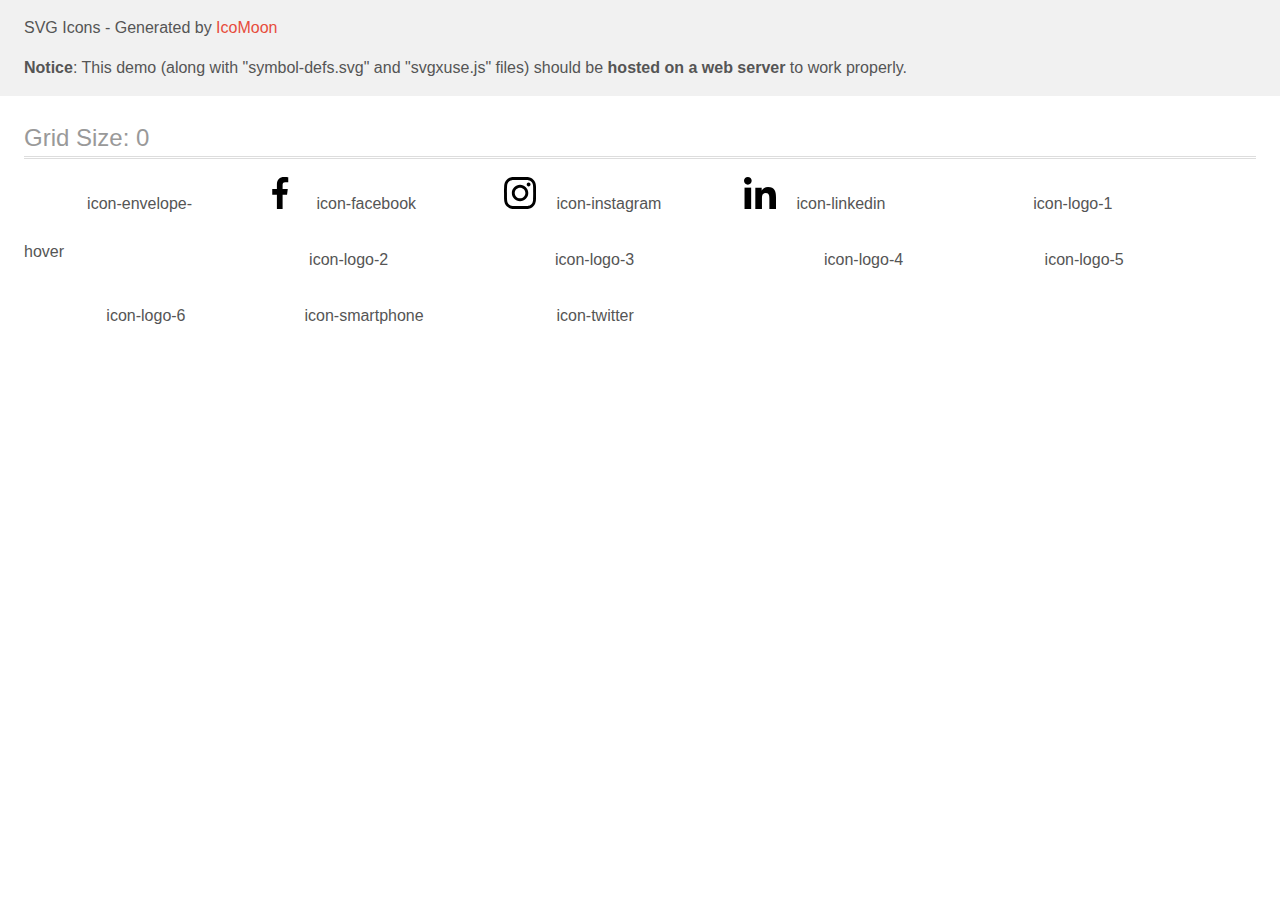
<file: images/icons/demo-external-svg.html>
<!doctype html>
<html>
<head>
    <title>IcoMoon - SVG Icons</title>
    <meta charset="utf-8">
    <meta name="viewport" content="width=device-width, initial-scale=1">
    <link rel="stylesheet" href="demo-files/demo.css">
    <link rel="stylesheet" href="style.css">
</head>
<body>
<header class="bgc1 clearfix">
<div class="mhl">
    <p>SVG Icons - Generated by <a href="https://icomoon.io/app">IcoMoon</a></p><p><strong>Notice</strong>: This demo (along with "symbol-defs.svg" and "svgxuse.js" files) should be <b>hosted on a web server</b> to work properly.</p>
</div>
</header>
    <div class="clearfix mhl ptl">
        <h1 class="mvm mtn fgc1">Grid Size: 0</h1>
        <div class="glyph fs1">
            <div class="clearfix pbs">
                <svg class="icon icon-envelope-hover"><use xlink:href="symbol-defs.svg#icon-envelope-hover"></use></svg><span class="name"> icon-envelope-hover</span>
            </div>
        </div>
        <div class="glyph fs1">
            <div class="clearfix pbs">
                <svg class="icon icon-facebook"><use xlink:href="symbol-defs.svg#icon-facebook"></use></svg><span class="name"> icon-facebook</span>
            </div>
        </div>
        <div class="glyph fs1">
            <div class="clearfix pbs">
                <svg class="icon icon-instagram"><use xlink:href="symbol-defs.svg#icon-instagram"></use></svg><span class="name"> icon-instagram</span>
            </div>
        </div>
        <div class="glyph fs1">
            <div class="clearfix pbs">
                <svg class="icon icon-linkedin"><use xlink:href="symbol-defs.svg#icon-linkedin"></use></svg><span class="name"> icon-linkedin</span>
            </div>
        </div>
        <div class="glyph fs1">
            <div class="clearfix pbs">
                <svg class="icon icon-logo-1"><use xlink:href="symbol-defs.svg#icon-logo-1"></use></svg><span class="name"> icon-logo-1</span>
            </div>
        </div>
        <div class="glyph fs1">
            <div class="clearfix pbs">
                <svg class="icon icon-logo-2"><use xlink:href="symbol-defs.svg#icon-logo-2"></use></svg><span class="name"> icon-logo-2</span>
            </div>
        </div>
        <div class="glyph fs1">
            <div class="clearfix pbs">
                <svg class="icon icon-logo-3"><use xlink:href="symbol-defs.svg#icon-logo-3"></use></svg><span class="name"> icon-logo-3</span>
            </div>
        </div>
        <div class="glyph fs1">
            <div class="clearfix pbs">
                <svg class="icon icon-logo-4"><use xlink:href="symbol-defs.svg#icon-logo-4"></use></svg><span class="name"> icon-logo-4</span>
            </div>
        </div>
        <div class="glyph fs1">
            <div class="clearfix pbs">
                <svg class="icon icon-logo-5"><use xlink:href="symbol-defs.svg#icon-logo-5"></use></svg><span class="name"> icon-logo-5</span>
            </div>
        </div>
        <div class="glyph fs1">
            <div class="clearfix pbs">
                <svg class="icon icon-logo-6"><use xlink:href="symbol-defs.svg#icon-logo-6"></use></svg><span class="name"> icon-logo-6</span>
            </div>
        </div>
        <div class="glyph fs1">
            <div class="clearfix pbs">
                <svg class="icon icon-smartphone"><use xlink:href="symbol-defs.svg#icon-smartphone"></use></svg><span class="name"> icon-smartphone</span>
            </div>
        </div>
        <div class="glyph fs1">
            <div class="clearfix pbs">
                <svg class="icon icon-twitter"><use xlink:href="symbol-defs.svg#icon-twitter"></use></svg><span class="name"> icon-twitter</span>
            </div>
        </div>
  </div>
<script defer src="svgxuse.js"></script>
</body>
</html>
</file>
<file: css/style.css>
:root {
  --main-color: rgb(33, 150, 243, 1);
  --first-logo: rgb(0, 0, 0, 1);
  --corporation-color: rgb(33, 33, 33, 1);
  --scroll-text: rgb(117, 117, 117, 1);
  --main-light: rgb(255, 255, 255, 1);
  --main-light-op-60: rgba(255, 255, 255, 60%);
  --head-footer-background: rgb(47, 48, 58, 1);
  --team-background: rgb(245, 244, 250, 1);
  --border-header: rgb(236,236,236,1);
  --shadow: 0px 1px 3px rgba(0, 0, 0, 0.12), 0px 1px 1px rgba(0, 0, 0, 0.14), 0px 2px 1px rgba(0, 0, 0, 0.2);
  --shadow-button: 0px 3px 1px rgba(0, 0, 0, 0.1), 0px 1px 2px rgba(0, 0, 0, 0.08), 0px 2px 2px rgba(0, 0, 0, 0.12);
  --shadow-card: 0px 1px 1px rgba(0, 0, 0, 0.12), 0px 4px 4px rgba(0, 0, 0, 0.06), 1px 4px 6px rgba(0, 0, 0, 0.16);
  --line-footer: #ececec;
  --card-border: rgb(238, 238, 238);
  --icon-bg: rgba(255, 255, 255, 0.1);
  --icon-color: rgb(175, 177, 184);
  --background-modal: rgba(0, 0, 0, 0.2);
  --modal-border: rgba(0, 0, 0, 0.1);
  --btn-sh-duration: 250ms;
  --timing-function: cubic-bezier(0.4, 0, 0.2, 1);
  --backgraund-portfolio: rgba(33, 150, 243, 0.9);
  --we-do-bg: rgba(47, 48, 58, 0.8);
  
    
}
.body{
  font-family: 'Roboto',sans-serif ;
  font-weight: 700;
  overflow-x: hidden;
}
.container{
  margin-left: auto;
  margin-right: auto;
   width: 1200px;
  padding: 0 15px;
  

   
}
.container-header
{
  margin-left: auto;
  margin-right: auto;
width: 1200px;
padding: 0 15px;
 display: flex;
  
  align-items: center;

  

}
.logo{
  display: flex;
  
  margin-right:  93px ;
  
 

}

.nav-list{
  display: inline-block;
 
  margin: 0 0 0 0px;
  padding-left: 0px;
  
}

.nav-list{
  display: inline-flex;
  align-items: center;
}
.nav-list li{
  display: block;
  margin-right: 52px;
  
}
.nav-list-menu{
  position: relative;
}



.nav-list-menu:active{
  color: var(--main-color);
}

.address{
 
display: flex;
 align-items: center;
 padding-left: 0px;
 margin: auto;
 margin-right: 0px;
 align-items: center;
 align-self: center;
 
}
.address li{
  margin-left: 54px;
  
}
.address-icon {
  margin-right: 10px;
  fill: var(--scroll-text);
stroke: currentColor;
}
.address-icon:hover{
  fill: var(--main-color);

}

.address-item{
  display: flex;
}



ul {
  list-style: none;
}
a {
  text-decoration: none;
}
img {
  display: block;
  max-width: 100%;
  height: auto;
}
.header {
  background-color: var(--main-light);
  border-bottom: 1px solid var(--border-header);
}

.logo-blue {
  color: var(--main-color);
  font-family: 'Raleway', sans-serif;
  font-weight: 700;
  font-size: 26px;
 line-height: 1.19;
  letter-spacing: 0.03em;
}

.logo-blue,.logo-black:hover,
.logo-blue,.logo-black:focus {
  color: var(--main-color);
  background-color: transparent;
}


.logo-black {
  color: var(--first-logo);
  font-family: "Raleway", sans-serif;
  font-weight: 700;
  font-size: 26px;
  line-height: 1.19;
  letter-spacing: 0.03em;
  padding-top: 24px;
  padding-bottom: 25px;
}
.list {
  color: var(--corporation-color);
  font-family: 'Roboto', sans-serif;
  font-weight: 500;
  font-size: 14px;
  line-height: 1.14;
  letter-spacing: 0.02em;
  height: 16px;
  padding-top: 32px;
  padding-bottom: 32px;
  transition: color 250ms;
 position: relative;
    transition-duration: var(--btn-sh-duration);
    transition-timing-function: var(--timing-function);
}
.list:active {
  color: var(--main-color);
}

.list:hover,
.list:focus{
  color: var(--main-color);
}
.select{
  color: var(--main-color);
}

.select::after{
  position: absolute;
  content: "";
  width: 100%;
  height: 4px;
  border-radius: 2px;
  background-color: var(--main-color);
  bottom: 0px;
  left: 0px;

}
.list-address {
  color: var(--scroll-text);
  font-family: 'Roboto', sans-serif;
  font-weight: 500;
  font-size: 14px;
  line-height: 1.14;
  letter-spacing: 0.02em;
  padding-top: 32px;
padding-bottom: 32px;
align-items: center;
display: flex;
transition: color 250ms;
  transition-timing-function: cubic-bezier(0.4, 0, 0.2, 1);
}

.list-address:hover,
.list-address:focus {
  color: var(--main-color);
  background-color: transparent;

}
.head {
  background-color: var(--head-footer-background);
  display: flex;
  align-items: center;
 text-align: center;
 justify-content: center;
  padding-top: 200px;
  padding-bottom: 200px;
  background-image: linear-gradient( to right, rgba(47, 48, 58, 0.4), rgba(47, 48, 58, 0.4) ), url(../images/backgr/hero.jpg);
  background-repeat: no-repeat;
  background-position: center;
  background-size: cover;
  filter: drop-shadow(0px 4px 4px rgba(0, 0, 0, 0.25));
}




.head-container{
  display: block;
   width: 1200px;
   padding: 0 15px;

  align-items: center;
 text-align: center;
 justify-content: center;
}

.hero {
  color: var(--main-light);
  font-family: 'Roboto', sans-serif;
  font-weight: 900;
  text-transform: uppercase;
  font-size: 44px;
  line-height: 1.36;
  letter-spacing: 0.06em;
  
 
  
}
.hero{
  display: block;
  align-items: center;
 text-align: center;
 justify-content: center;
 margin: 0px;
}

.cars-projects{
  display:flex;
  flex-wrap: wrap;
  margin-left: calc(-1 * var(--margin-left-li));
  margin-top: calc(-1 * var(--margin-left-li));
  justify-content: space-between;
  padding: 0px;
}
.cars-projects .li{
  flex-basis: calc(100% / 3 - var(--margin-left-li));
  margin-left: var(--margin-left-li);
  margin-top: var(--margin-left-li);
}
.item{
  margin-left: 30px;
}
.item1{
  margin-left: 30px;
  margin-top: 30px;
  margin-bottom: 30px;
}
.item2{
  margin-top: 30px;
  margin-bottom: 30px;
}

.button{
  font-family: 'Roboto', sans-serif;
  font-weight: 700;
  color: var(--main-light);
  background-color: var(--main-color);
  font-size: 16;
  line-height: 1.88;
  letter-spacing: 0.06em;
  cursor: pointer;
 height: 50px;
width: 200px;
left: 700px;
top: 430px;
border-radius: 4px;
border: none;
 transition: color 250ms;
  transition-timing-function: cubic-bezier(0.4, 0, 0.2, 1);
transition: background-color 250ms;
  
 
}




.button-l{
  display: block;
  padding-top: 45px;
align-items: center;
 text-align: center;
 justify-content: center;
}
 

   

.scroll{
  display:block;
  padding-top: 97px;
  padding-bottom: 101px;
}
.scroll-container{
  display:block;
  margin-left: auto;
  margin-right: auto;
  width: 1200px;
  padding: 0 15px;
   
 
}
  
 

.scrolls{
  display: inline-flex;
  width: min-content;
  padding-left: 0px;
  padding-right: 0px;
margin: 0px;
  
}
.scroll-icon{
  fill: var(--scroll-text);
}
  .scroll-list-icon{
    background-color: var(--team-background);
border-bottom-left-radius: 4px;
border-bottom-right-radius: 4px;
border-top-left-radius: 4px;
border-top-right-radius: 4px;
display: block;
color: var(--scroll-text);
margin-bottom: 30px;
height: 120px;
display: flex;
align-items: center;
justify-content: center;
  }
   

.scrolls li{
  width: 270px;
  margin-right: 33px;
  
}
.scrolls li:last-child{
  padding-right: 0px;
}
.scroll-title {
font-family: 'Roboto',sans-serif ;
  font-weight: 700;
  color: var(--corporation-color);
  text-transform: uppercase;
  font-size: 14px;
  line-height: 1.14;
  letter-spacing: 0.03em;
}
.scroll-indent {
  font-family: 'Roboto',sans-serif ;
  color: var(--scroll-text);
  font-weight: 400;
  font-size: 14px;
  line-height: 1.71;
  letter-spacing: 0.03em;
}
.heading {
  font-family: 'Roboto',sans-serif ;
  font-weight: 700;
  color: var(--corporation-color);
  font-size: 36px;
  line-height: 1.17;
  letter-spacing: 0.03em;
  

  
}
.container-heading{
  display: flex;
  padding-bottom: 94px;
}
.heading-container{
  display: inline;
  width: 1200px;
  padding: 0 15px;
 align-items:center;
 justify-content:space-between;
 margin: auto;

}
.heading{
  display: flex;
  width: 1200px;
   align-items: center;
   justify-content:center;
   margin: auto;
   margin-bottom: 59px;
}
.images{
  display: flex;

  align-items: center;
  justify-content:space-between;
  margin: auto;
  padding-left: 0px;
}
.images li{
  margin-right: 30px;
  position: relative;
}
.images li:last-child {
  margin-right: 0px;
}
.we-overlay{
  background-color: var(--we-do-bg);
    bottom: 0;
    position: absolute;
    padding: 27px 0;
    width: 100%;
}
.we-do-overlay{
  font-size: 14px;
    line-height: 1.14;
    font-weight: bold;
    text-align: center;
    text-transform: uppercase;
    color: var(--main-light);
    margin: 0px;
}

.heading-team{
  color: var(--black-text);
  font-family: 'Roboto', sans-serif;
  font-weight: 700;
  font-size: 36px;
  line-height: 1.17;
  letter-spacing: 0.03em;
}
.team{
  display: flex;
  padding-top: 101px;
  padding-bottom: 94px;
}
.heading-team{
  display: block;
  align-items: center;
margin-top: 0px;
 margin-bottom: 50px;
text-align: center;
}
.cards{
  display: flex;
  margin: 0px;
  justify-content: space-between;
  text-align: center;
  padding: 0px;
}

.cards li{
  margin-right: 30px;
}
.cards li:last-child {
  margin-right: 0px;

}
.card-team{
  box-shadow: var(--shadow);
    background-color: var(--main-light);
    margin-right: 30px;
    border-radius: 4px;
}

.team {
  background-color: var(--team-background);
}
.name {
  font-family: 'Roboto',sans-serif ;
  color: var(--corporation-color);
  font-weight: 500;
  font-size: 16px;
  line-height: 1.19;
  letter-spacing: 0.03em;
}
.name{
  display: flex;
  margin: 0px;
  margin-bottom: 10px;
  text-align: center;
justify-content: center;
}



 .name-vocation{
   padding-top: 33px;
   padding-bottom: 33px;
 }

  .vocation{
    margin: 0px;
  }

.vocation {
  font-family: 'Roboto',sans-serif ;
  color: var(--scroll-text);
  font-weight: 400;
  font-size: 16px;
  line-height: 1.19;
  letter-spacing: 0.03em;
}
.list-social-icons{
  display: flex;
margin-top: 16px;
padding: 0px;
color: var(--icon-color);
justify-content: center;
}
.social-icons-item{
 fill: var(--icon-color);
 display: list-item;
 margin-right: 10px;
 
}
.list-social-icons li{
  margin-right: 10px;
  
}
.social-icons-link{
  display: flex;
  fill: var(--icon-color);
  cursor: pointer;
  padding: 12px;
  background-color: var(--main-light);
  border-bottom-left-radius: 50%;
border-bottom-right-radius: 50%;
border-top-left-radius: 50%;
border-top-right-radius: 50%;
transition: color 250ms;
  transition-timing-function: cubic-bezier(0.4, 0, 0.2, 1);
transition: background-color 250ms;
}

.social-icons-link:hover .social-icons-svg,
.social-icons-link:focus .social-icons-svg{
  fill: var(--main-light);
  
}
.social-icons-link:hover,
.social-icons-link:focus{
  background-color: var(--main-color);
}
.clients{
display: flex;
padding-top: 100px;
padding-bottom: 94px;
  }
  .container-clients{
    margin-left: auto;
  margin-right: auto;
   width: 1200px;
  padding: 0 15px;
  }
  .icon-clients{
    display: flex;
    margin: 0px;
    padding: 0px;
  }
  .clients-list:last-child{
    margin-right: 0px;
  }
  
   
  
  .clients-list{
    display: flex;
    border-radius: 4px;
    fill: var(--icon-color);
    border: 1px solid var(--icon-color);
    justify-content: center;
    margin-right: 30px;
    
  }
  .clients-icons-link{
    width: 170px;
    height: 90px;
    display: flex;
    align-items: center;
    justify-content: center;
    fill: var(--icon-color);
    transition: color 250ms;
  transition-timing-function: cubic-bezier(0.4, 0, 0.2, 1);
transition: background-color 250ms;
  }
  
  .clients-list:hover,
  .clients-list:focus{
    border-color: var(--main-color);
  }
  .clients-icons-link:hover .client-icon,
  .clients-icons-link:focus .client-icon{
    border-color: var(--main-color);
    fill: var(--main-color);
  }
  
.button-list {
  font-family: 'Roboto',sans-serif ;
  color: var(--corporation-color);
  background-color: var(--team-background);
  font-weight: 500;
  font-size: 16px;
  line-height: 1.63;
  letter-spacing: 0.03em;
  border-radius: 4px;
    padding: 6px 22px;
    border: none;
  transition: color 250ms;
 transition: background-color 250ms var(--timing-function), color 250ms var(--timing-function), box-shadow 250ms var(--timing-function);
}
.button-list:hover,
.button-list:focus {
  color: var(--main-light);
  background-color: var(--main-color);
}
.port-text{
margin: 0px;
}
.projects {
  font-family: 'Roboto',sans-serif ;
  font-weight: 700;
  color: var(--black-text);
  font-size: 18px;
  line-height: 2;
  letter-spacing: 0.06em;
}

.portfolio{
  padding-top: 95px;
  padding-bottom: 94px;
}
.projects-list{
  display:flex;
  margin: 0px;
  margin-bottom: 50px;
  padding-left: 0px;
  justify-content: center;
}
.projects-list li{
  display: flex;
  margin-left: 8px;
  
}

.list-title {
  font-family: 'Roboto',sans-serif ;
  color: var(--scroll-text);
  font-weight: 400;
  font-size: 16px;
  line-height: 1.88;
  letter-spacing: 0.03em;
}




.card-links:hover,
.card-links:focus{
  display: flex;
  box-shadow: 0px 1px 1px rgba(0, 0, 0, 0.12), 0px 4px 4px rgba(0, 0, 0, 0.06), 1px 4px 6px rgba(0, 0, 0, 0.16);

}
.card-links{
  text-decoration: none;
  color: inherit;

  
}


.card-projects-list{
display: inline-flex;
text-align: center;
margin-top: 30px;
}
.card-projects .li{
  margin-right: 30px;
}

.images-card{
justify-content: space-between;
}
.images-card-last{
  margin: 0px;
}

.projects{
  margin: 0px;
}
.list-title{
  margin: 0px;
}
.list-title-footer{
  margin: 0px;
}
.projects-list-title{
border: 1px solid var(--border-header);
padding: 20px 24px;
text-align: left;
}
.projects-list-title-last{
  border: 1px solid var(--border-header);
margin-right: 0px;
padding: 20px 24px;
text-align: left;
}


.footer {
  display: flex;
  background-color: var(--head-footer-background);
  padding-top: 66px;
  padding-bottom: 64px;
  align-items: baseline;
}
.container-footer{
  margin-left: auto;
  margin-right: auto;
   width: 1200px;
  padding: 0 15px;
  display: flex;
}
  

.footer-logo{
  display: inline-block;
margin-bottom: 20px;
transition: color 250ms;
  transition-timing-function: cubic-bezier(0.4, 0, 0.2, 1);

}
.footer-logo:hover,
.footer-logo:focus {
  color: var(--main-color);
  background-color: transparent;}
.logo-white {
  color: var(--main-light);
  font-family: 'Raleway', sans-serif;
  font-weight: 700;
  font-size: 26px;
  line-height: 1.19;
  letter-spacing: 0.03em;
}
.logo-white:hover,
.logo-white:focus {
  color: var(--main-color);
  background-color: transparent;}

address {
  font-style: normal;
  display: block;
  margin: 0px;
  padding-bottom: 0px;
 
}
.address-city {
  color: var(--main-light);
  font-family: 'Roboto', sans-serif;
  font-weight: 400;
  font-size: 14px;
  line-height: 1.71;
  letter-spacing: 0.03em;
  margin: 0px;
  transition: color 250ms;
  transition-timing-function: cubic-bezier(0.4, 0, 0.2, 1);

}
.address-city:hover,
.address-city:focus {
  color: var(--main-color);
  background-color: transparent;}

.address-link {
  color: var(--main-light-op-60);
  font-family: 'Roboto', sans-serif;
  font-weight: 400;
  font-size: 14px;
  line-height: 1.71;
  letter-spacing: 0.03em;
  display:list-item;
  margin: 0px;
  margin-top: 15px;
  transition: color 250ms;
  transition-timing-function: cubic-bezier(0.4, 0, 0.2, 1);

}
.link-address{
  display: inline-block;
  margin: 0px;
  text-align: left;
  padding-left: 0px;

}
.address-link:hover,
.address-link:focus {
  color: var(--main-color);
  background-color: transparent;
}
.footer-icon{
  display: block;
  fill: currentColor;
}
.join{
  color: var(--main-light);
text-transform: uppercase;
margin-bottom: 20px;
margin-top: 0px;
    font-family: 'Roboto', sans-serif;
    font-weight: 700;
    font-size: 14px;
    line-height: 1.14;
    letter-spacing: 0.03em;
    display: inline-block;
}
.footer-list{
display: flex;
    align-items: baseline;
    margin: 0px;
    padding: 0px;
}
.icon-footer{
margin-right: 10px;
}
.footer-icons-link{
display: flex;
    align-items: center;
    justify-content: center;
    color: var(--main-light);
    height: 44px;
    width: 44px;
    border-radius: 50%;
    background-color: var(--icon-bg);
    transition: color 250ms;
  transition-timing-function: cubic-bezier(0.4, 0, 0.2, 1);
transition: background-color 250ms;
}
.footer-icons{
  margin-left: 70px;
}
.footer-icons-link:hover .footer-icon,
.footer-icons-link:focus .footer-icon{
  fill: var(--main-light);
  
}
.footer-icons-link:hover,
.footer-icons-link:focus{
  background-color: var(--main-color);
}

.backdrop.is-hidden{
  opacity: 0;
  pointer-events: none;
  visibility: hidden;
  transform: scale(0.8);
  transition: opasity 250ms var(--timing-function), visibility 250ms var(--timing-function), transform 250ms var(--timing-function);
 
  
}
.backdrop {
    position: fixed;
    left: 0;
    top: 0;
    width: 100%;
    height: 100%;
    background-color: var(--background-modal);
    transition: opacity 250ms var(--cubic-bezier);
    opacity: 1;
   
}

 

.modal{
  border-radius: 4px;
  background-color: var(--main-light);
  width: 528px;
  height: 581px;
  position: absolute;
  top: 50%;
  left: 50%;
  transform: translate(-50%, -50%);
  transition: transform 250ms var(--cubic-bezier);
  box-shadow: var(--shadow);
  padding: 40px;
  
}



.modal-close-btn{
  display: flex;
  position: absolute;
  justify-content: center;
  align-items: center;
  width: 30px;
    height: 30px;
    background-repeat: no-repeat;
    background-color: var(--main-light);
    background-position: center;
    border: 1px solid var(--modal-border);
    border-radius: 50%;
    cursor: pointer;
     top: 8px;
    left: 490px;
    transition: fill var(--btn-sh-duration) var(--timing-function);
    
    
    
}
.modal-close-btn:hover,
.modal-close-btn:focus,
.modal-close-btn:active{
  cursor: pointer;
  fill: var(--main-color);
}
 .modal-svg-close{
   width: 18px;
    height: 18px;
 }


.portfolio-img{
  position: relative;
    overflow: hidden;
    animation: cssAnimation 0s ease-in 3s forwards;
}
.overlay{
position: absolute;
opacity: 0;
    top: 0;
    left: 0;
    transform: translateY(100%);
    padding: 63px 24px;
    width: 100%;
    height: 100%;
    font-size: 18px;
    line-height: 1.56;
    letter-spacing: 0.03em;
    color: var(--main-light);
    background-color: var(--backgraund-portfolio);
    transition: transform 250ms var(--timing-function), opacity 250ms var(--timing-function);
    }
    
    .card:hover .overlay, .card:focus .overlay{
      opacity: 1;
      transform: translateY(0);
      transition: transform 250ms var(--timing-function), opacity 250ms var(--timing-function);
    }
    .card:hover:focus-visible .overlay{
    outline: -webkit-focus-ring-color auto 1px;
}
.modal-title{
  color: var(--corporation-color);
    font-family: 'Roboto',sans-serif ;
    font-weight: 700;
    font-size: 20px;
    line-height: 1.5;
    letter-spacing: 0.03em;
    text-align: center;
    margin-bottom: 12px;
    margin-top: 0px;
}
.form-modal{
   display: flex;
    flex-direction: column;
}
.filed-modal{
  position: relative;
    display: flex;
    flex-direction: column;
    margin-bottom: 10px;
}
.filed-modal-comment{
  display: flex;
    flex-direction: column;
    position: relative;
    justify-content: center;
    margin-bottom: 20px;
}
.checkbox{
  position: relative;
    display: inline-flex;
    align-items: center;
    justify-content: start;
    margin-bottom: 30px;
    margin-left: auto;
    margin-right: auto;
    
}

.button-submit{
  display: block;
    padding: 10px 55px;
    margin: 0 auto;
    width: 200px;
    height: 50px;
    font-size: 16px;
    font-weight: 700;
    line-height: 1.87;
    letter-spacing: 0.06em;
    text-align: center;
    cursor: pointer;
    color: var(--main-light);
    background: var(--main-color);
    box-shadow: 0px 4px 4px rgb(0 0 0 / 15%);
    border: none;
    border-radius: 4px;
    transition: background-color var(--btn-sh-duration) var(--timing-function);
}
.button-submit:hover,
.button-submit:focus{
  background-color: rgb(24, 140, 232);
}
.label{
  display: flex;
  margin-bottom: 4px;
    font-weight: 400;
    font-size: 12px;
    line-height: 1.17;
    letter-spacing: 0.01em;
    color: var(--scroll-text);
}
  .input{
padding-left: 42px;
    min-height: 40px;
    border: 1px solid rgba(33, 33, 33, 0.2);
    border-radius: 4px;
    transition: border var(--btn-sh-duration) var(--timing-function);
}
.modal-svg{
  position: absolute;
    left: 12px;
    bottom: 11px;
    fill: var(--corporation-color);
    transition: fill var(--btn-sh-duration) var(--timing-function);
}
.input-comment{
  font-size: 12px;
    line-height: 1.67;
    letter-spacing: 0.01em;
  padding: 12px 16px;
    min-height: 120px;
    resize: none;
    border: 1px solid rgba(33, 33, 33, 0.2);
    border-radius: 4px;
    transition: border var(--btn-sh-duration) var(--timing-function);
}
.visually-hidden{
  position: absolute !important;
    clip: rect(1px 1px 1px 1px);
    clip: rect(1px, 1px, 1px, 1px);
    padding: 0 !important;
    border: 0 !important;
    height: 1px !important;
    width: 1px !important;
    overflow: hidden;
}
.link-checkbox{
  display: flex;
  align-items: center;
  margin-left: auto;
    color: var(--main-color);
}
.link-checkbox, .label-checkbox{
font-size: 14px;
    font-weight: 400;
    line-height: 1.71;
    letter-spacing: 0.03em;
}
.label-checkbox{
  display: flex;
    align-items: center;
    font-size: 14px;
    line-height: 24px;
    color: var(--scroll-text);
}
   .label-checkbox ::placeholder{
     color: rgba(117, 117, 117, 0.5);

   }
   .label-checkbox.label-checkbox::before{
     content: "";
     display: inline-block;
     width: 16px;
     height: 15px;
     margin-right: 7px;
     border: 2px solid var(--corporation-color);
     border-radius: 4px;
   }
   .label-checkbox:hover,
   .label-checkbox:focus{
     cursor: pointer;
   }
   .checkbox-input:hover + .label-checkbox::before,
    .checkbox-input:focus + .label-checkbox::before{
border: 2px solid var(--main-color);
border-radius: 4px;
    }
    .checkbox-input:checked + .label-checkbox::before{
      background-image: url(../images/icon-modal/checkbox-icon/Vector.svg);
      background-color: var(--main-color);
      background-repeat: no-repeat;
      background-position: center;
      background-size: contain;
      border: 2px solid rgba(33, 33, 33, 0);
    }
    .element:hover input,
    .element:focus input{
      outline: none;
      cursor: pointer;
      border: 1px solid var(--main-color);
      border-radius: 4px;
    }
    .element{
      display: flex;
    flex-direction: column;
    justify-content: center;
    }
    .element:hover .modal-svg,
.element:focus-within .modal-svg{
  cursor: pointer;
  fill: var(--main-color);
}
.input:hover,
  .input:focus{
outline: none;
      cursor: pointer;
      border: 1px solid var(--main-color);
      border-radius: 4px;
  }
  .input-comment:hover,
  .input-comment:focus{
    outline: none;
      cursor: pointer;
      border: 1px solid var(--main-color);
      border-radius: 4px;
  }

  .footer-mail{
    margin-left: 93px;
  }
  .footer-mail-line{
    display: flex;
    
  }
  .mail-line{
    margin-right: 12px;
  }
.input-mail{
outline: none;
    padding: 15px;
    width: 358px;
    height: 50px;
    font-family: 'Roboto',sans-serif ;
    font-weight: 400;
    font-size: 16px;
    line-height: 20px;
    display: flex;
    align-items: center;
    letter-spacing: 0.03em;
    color: var(--main-light-op-60);
    background-color: var(--head-footer-background);
    border: 1px solid rgba(255, 255, 255, 0.3);
    border-radius: 4px;
    transition: border var(--btn-sh-duration) var(--timing-function);
}
.input-mail:hover, .input-mail:focus {
    border: 1px solid var(--main-color);
    cursor: pointer;
    outline: none;
}
.footer-btn {
    width: 200px;
    height: 50px;
    padding: 10px 28px;
    font-family: Roboto;
    font-style: normal;
    font-weight: bold;
    font-size: 16px;
    line-height: 30px;
    display: flex;
    align-items: center;
    text-align: center;
    justify-content: space-between;
    letter-spacing: 0.06em;
    color: var(--main-light);
    background-color: var(--main-color);
    box-shadow: 0px 4px 4px rgb(0 0 0 / 15%);
    border-radius: 4px;
    border: 0;
    cursor: pointer;
}

   .footer-btn-icon {
    fill: currentColor;
   }
</file>
<file: images/footer-icon-btn/demo-files/demo.css>
body {
  padding: 0;
  margin: 0;
  font-family: sans-serif;
  font-size: 1em;
  line-height: 1.5;
  color: #555;
  background: #fff;
}
h1 {
  font-size: 1.5em;
  font-weight: normal;
  box-shadow: 0 1px #ddd, 0 2px #fff, 0 3px #ddd;
}
small {
  font-size: .66666667em;
}
a {
  color: #e74c3c;
  text-decoration: none;
}
a:hover, a:focus {
  box-shadow: 0 1px #e74c3c;
}
.bshadow0, input {
  box-shadow: inset 0 -2px #e7e7e7;
}
input:hover {
  box-shadow: inset 0 -2px #ccc;
}
input, fieldset {
  font-size: 1em;
  margin: 0;
  padding: 0;
  border: 0;
}
input {
  color: inherit;
  line-height: 1.5;
  height: 1.5em;
  padding: .25em 0;
}
input:focus {
  outline: none;
  box-shadow: inset 0 -2px #449fdb;
}
.glyph {
  font-size: 16px;
  margin-right: 1.5em;
  float: left;
  width: 17em;
}
svg {
  color: #000;
}
.liga {
  width: 80%;
  width: calc(100% - 2.5em);
}
.talign-right {
  text-align: right;
}
.talign-center {
  text-align: center;
}
.bgc1 {
  background: #f1f1f1;
}
.fgc0 {
  color: #000;
}
.fgc1 {
  color: #999;
}
p {
  margin-top: 1em;
  margin-bottom: 1em;
}
.mvm {
  margin-top: .75em;
  margin-bottom: .75em;
}
.mtn {
  margin-top: 0;
}
.mtl, .mal {
  margin-top: 1.5em;
}
.mbl, .mal {
  margin-bottom: 1.5em;
}
.mal, .mhl {
  margin-left: 1.5em;
  margin-right: 1.5em;
}
.mhmm {
  margin-left: 1em;
  margin-right: 1em;
}
.ptl {
  padding-top: 1.5em;
}
.pbs, .pvs {
  padding-bottom: .25em;
}
.pvs, .pts {
  padding-top: .25em;
}
.unit {
  float: left;
}
.unitRight {
  float: right;
}
.size1of2 {
  width: 50%;
}
.size1of1 {
  width: 100%;
}
.clearfix:before, .clearfix:after {
  content: " ";
  display: table;
}
.clearfix:after {
  clear: both;
}
.hidden-true {
  display: none;
}
.textbox0 {
  width: 3em;
  background: #f1f1f1;
  padding: .25em .5em;
  line-height: 1.5;
  height: 1.5em;
}
.fs0 {
  font-size: 16px;
}
.fs1 {
  font-size: 32px;
}
.name {
  margin-left: .25em;
}
</file>
<file: images/footer-icon-btn/style.css>
.icon {
  display: inline-block;
  width: 1em;
  height: 1em;
  stroke-width: 0;
  stroke: currentColor;
  fill: currentColor;
}

/* ==========================================
Single-colored icons can be modified like so:
.icon-name {
  font-size: 32px;
  color: red;
}
========================================== */
</file>
<file: images/icon-header/demo-files/demo.css>
body {
  padding: 0;
  margin: 0;
  font-family: sans-serif;
  font-size: 1em;
  line-height: 1.5;
  color: #555;
  background: #fff;
}
h1 {
  font-size: 1.5em;
  font-weight: normal;
  box-shadow: 0 1px #ddd, 0 2px #fff, 0 3px #ddd;
}
small {
  font-size: .66666667em;
}
a {
  color: #e74c3c;
  text-decoration: none;
}
a:hover, a:focus {
  box-shadow: 0 1px #e74c3c;
}
.bshadow0, input {
  box-shadow: inset 0 -2px #e7e7e7;
}
input:hover {
  box-shadow: inset 0 -2px #ccc;
}
input, fieldset {
  font-size: 1em;
  margin: 0;
  padding: 0;
  border: 0;
}
input {
  color: inherit;
  line-height: 1.5;
  height: 1.5em;
  padding: .25em 0;
}
input:focus {
  outline: none;
  box-shadow: inset 0 -2px #449fdb;
}
.glyph {
  font-size: 16px;
  margin-right: 1.5em;
  float: left;
  width: 17em;
}
svg {
  color: #000;
}
.liga {
  width: 80%;
  width: calc(100% - 2.5em);
}
.talign-right {
  text-align: right;
}
.talign-center {
  text-align: center;
}
.bgc1 {
  background: #f1f1f1;
}
.fgc0 {
  color: #000;
}
.fgc1 {
  color: #999;
}
p {
  margin-top: 1em;
  margin-bottom: 1em;
}
.mvm {
  margin-top: .75em;
  margin-bottom: .75em;
}
.mtn {
  margin-top: 0;
}
.mtl, .mal {
  margin-top: 1.5em;
}
.mbl, .mal {
  margin-bottom: 1.5em;
}
.mal, .mhl {
  margin-left: 1.5em;
  margin-right: 1.5em;
}
.mhmm {
  margin-left: 1em;
  margin-right: 1em;
}
.ptl {
  padding-top: 1.5em;
}
.pbs, .pvs {
  padding-bottom: .25em;
}
.pvs, .pts {
  padding-top: .25em;
}
.unit {
  float: left;
}
.unitRight {
  float: right;
}
.size1of2 {
  width: 50%;
}
.size1of1 {
  width: 100%;
}
.clearfix:before, .clearfix:after {
  content: " ";
  display: table;
}
.clearfix:after {
  clear: both;
}
.hidden-true {
  display: none;
}
.textbox0 {
  width: 3em;
  background: #f1f1f1;
  padding: .25em .5em;
  line-height: 1.5;
  height: 1.5em;
}
.fs0 {
  font-size: 16px;
}
.fs1 {
  font-size: 32px;
}
.name {
  margin-left: .25em;
}
</file>
<file: images/icon-header/style.css>
.icon {
  display: inline-block;
  width: 1em;
  height: 1em;
  stroke-width: 0;
  stroke: currentColor;
  fill: currentColor;
}

/* ==========================================
Single-colored icons can be modified like so:
.icon-name {
  font-size: 32px;
  color: red;
}
========================================== */

.icon-smartphone {
  width: 0.625em;
}
</file>
<file: images/icon-logo/demo-files/demo.css>
body {
  padding: 0;
  margin: 0;
  font-family: sans-serif;
  font-size: 1em;
  line-height: 1.5;
  color: #555;
  background: #fff;
}
h1 {
  font-size: 1.5em;
  font-weight: normal;
  box-shadow: 0 1px #ddd, 0 2px #fff, 0 3px #ddd;
}
small {
  font-size: .66666667em;
}
a {
  color: #e74c3c;
  text-decoration: none;
}
a:hover, a:focus {
  box-shadow: 0 1px #e74c3c;
}
.bshadow0, input {
  box-shadow: inset 0 -2px #e7e7e7;
}
input:hover {
  box-shadow: inset 0 -2px #ccc;
}
input, fieldset {
  font-size: 1em;
  margin: 0;
  padding: 0;
  border: 0;
}
input {
  color: inherit;
  line-height: 1.5;
  height: 1.5em;
  padding: .25em 0;
}
input:focus {
  outline: none;
  box-shadow: inset 0 -2px #449fdb;
}
.glyph {
  font-size: 16px;
  margin-right: 1.5em;
  float: left;
  width: 17em;
}
svg {
  color: #000;
}
.liga {
  width: 80%;
  width: calc(100% - 2.5em);
}
.talign-right {
  text-align: right;
}
.talign-center {
  text-align: center;
}
.bgc1 {
  background: #f1f1f1;
}
.fgc0 {
  color: #000;
}
.fgc1 {
  color: #999;
}
p {
  margin-top: 1em;
  margin-bottom: 1em;
}
.mvm {
  margin-top: .75em;
  margin-bottom: .75em;
}
.mtn {
  margin-top: 0;
}
.mtl, .mal {
  margin-top: 1.5em;
}
.mbl, .mal {
  margin-bottom: 1.5em;
}
.mal, .mhl {
  margin-left: 1.5em;
  margin-right: 1.5em;
}
.mhmm {
  margin-left: 1em;
  margin-right: 1em;
}
.ptl {
  padding-top: 1.5em;
}
.pbs, .pvs {
  padding-bottom: .25em;
}
.pvs, .pts {
  padding-top: .25em;
}
.unit {
  float: left;
}
.unitRight {
  float: right;
}
.size1of2 {
  width: 50%;
}
.size1of1 {
  width: 100%;
}
.clearfix:before, .clearfix:after {
  content: " ";
  display: table;
}
.clearfix:after {
  clear: both;
}
.hidden-true {
  display: none;
}
.textbox0 {
  width: 3em;
  background: #f1f1f1;
  padding: .25em .5em;
  line-height: 1.5;
  height: 1.5em;
}
.fs0 {
  font-size: 16px;
}
.fs1 {
  font-size: 32px;
}
.name {
  margin-left: .25em;
}
</file>
<file: images/icon-logo/style.css>
.icon {
  display: inline-block;
  width: 1em;
  height: 1em;
  stroke-width: 0;
  stroke: currentColor;
  fill: currentColor;
}

/* ==========================================
Single-colored icons can be modified like so:
.icon-name {
  font-size: 32px;
  color: red;
}
========================================== */

.icon-logo-1 {
  width: 0.900390625em;
}

.icon-logo-2 {
  width: 0.76953125em;
}

.icon-logo-3 {
  width: 0.953125em;
}

.icon-logo-4 {
  width: 1.8603515625em;
}

.icon-logo-5 {
  width: 1.2548828125em;
}

.icon-logo-6 {
  width: 1.9345703125em;
}
</file>
<file: images/icon-modal/demo-files/demo.css>
body {
  padding: 0;
  margin: 0;
  font-family: sans-serif;
  font-size: 1em;
  line-height: 1.5;
  color: #555;
  background: #fff;
}
h1 {
  font-size: 1.5em;
  font-weight: normal;
  box-shadow: 0 1px #ddd, 0 2px #fff, 0 3px #ddd;
}
small {
  font-size: .66666667em;
}
a {
  color: #e74c3c;
  text-decoration: none;
}
a:hover, a:focus {
  box-shadow: 0 1px #e74c3c;
}
.bshadow0, input {
  box-shadow: inset 0 -2px #e7e7e7;
}
input:hover {
  box-shadow: inset 0 -2px #ccc;
}
input, fieldset {
  font-size: 1em;
  margin: 0;
  padding: 0;
  border: 0;
}
input {
  color: inherit;
  line-height: 1.5;
  height: 1.5em;
  padding: .25em 0;
}
input:focus {
  outline: none;
  box-shadow: inset 0 -2px #449fdb;
}
.glyph {
  font-size: 16px;
  margin-right: 1.5em;
  float: left;
  width: 17em;
}
svg {
  color: #000;
}
.liga {
  width: 80%;
  width: calc(100% - 2.5em);
}
.talign-right {
  text-align: right;
}
.talign-center {
  text-align: center;
}
.bgc1 {
  background: #f1f1f1;
}
.fgc0 {
  color: #000;
}
.fgc1 {
  color: #999;
}
p {
  margin-top: 1em;
  margin-bottom: 1em;
}
.mvm {
  margin-top: .75em;
  margin-bottom: .75em;
}
.mtn {
  margin-top: 0;
}
.mtl, .mal {
  margin-top: 1.5em;
}
.mbl, .mal {
  margin-bottom: 1.5em;
}
.mal, .mhl {
  margin-left: 1.5em;
  margin-right: 1.5em;
}
.mhmm {
  margin-left: 1em;
  margin-right: 1em;
}
.ptl {
  padding-top: 1.5em;
}
.pbs, .pvs {
  padding-bottom: .25em;
}
.pvs, .pts {
  padding-top: .25em;
}
.unit {
  float: left;
}
.unitRight {
  float: right;
}
.size1of2 {
  width: 50%;
}
.size1of1 {
  width: 100%;
}
.clearfix:before, .clearfix:after {
  content: " ";
  display: table;
}
.clearfix:after {
  clear: both;
}
.hidden-true {
  display: none;
}
.textbox0 {
  width: 3em;
  background: #f1f1f1;
  padding: .25em .5em;
  line-height: 1.5;
  height: 1.5em;
}
.fs0 {
  font-size: 16px;
}
.fs1 {
  font-size: 32px;
}
.name {
  margin-left: .25em;
}
</file>
<file: images/icon-modal/style.css>
.icon {
  display: inline-block;
  width: 1em;
  height: 1em;
  stroke-width: 0;
  stroke: currentColor;
  fill: currentColor;
}

/* ==========================================
Single-colored icons can be modified like so:
.icon-name {
  font-size: 32px;
  color: red;
}
========================================== */

.icon-Vector-2 {
  width: 1.3330078125em;
}
</file>
<file: images/icon-section/demo-files/demo.css>
body {
  padding: 0;
  margin: 0;
  font-family: sans-serif;
  font-size: 1em;
  line-height: 1.5;
  color: #555;
  background: #fff;
}
h1 {
  font-size: 1.5em;
  font-weight: normal;
  box-shadow: 0 1px #ddd, 0 2px #fff, 0 3px #ddd;
}
small {
  font-size: .66666667em;
}
a {
  color: #e74c3c;
  text-decoration: none;
}
a:hover, a:focus {
  box-shadow: 0 1px #e74c3c;
}
.bshadow0, input {
  box-shadow: inset 0 -2px #e7e7e7;
}
input:hover {
  box-shadow: inset 0 -2px #ccc;
}
input, fieldset {
  font-size: 1em;
  margin: 0;
  padding: 0;
  border: 0;
}
input {
  color: inherit;
  line-height: 1.5;
  height: 1.5em;
  padding: .25em 0;
}
input:focus {
  outline: none;
  box-shadow: inset 0 -2px #449fdb;
}
.glyph {
  font-size: 16px;
  margin-right: 1.5em;
  float: left;
  width: 17em;
}
svg {
  color: #000;
}
.liga {
  width: 80%;
  width: calc(100% - 2.5em);
}
.talign-right {
  text-align: right;
}
.talign-center {
  text-align: center;
}
.bgc1 {
  background: #f1f1f1;
}
.fgc0 {
  color: #000;
}
.fgc1 {
  color: #999;
}
p {
  margin-top: 1em;
  margin-bottom: 1em;
}
.mvm {
  margin-top: .75em;
  margin-bottom: .75em;
}
.mtn {
  margin-top: 0;
}
.mtl, .mal {
  margin-top: 1.5em;
}
.mbl, .mal {
  margin-bottom: 1.5em;
}
.mal, .mhl {
  margin-left: 1.5em;
  margin-right: 1.5em;
}
.mhmm {
  margin-left: 1em;
  margin-right: 1em;
}
.ptl {
  padding-top: 1.5em;
}
.pbs, .pvs {
  padding-bottom: .25em;
}
.pvs, .pts {
  padding-top: .25em;
}
.unit {
  float: left;
}
.unitRight {
  float: right;
}
.size1of2 {
  width: 50%;
}
.size1of1 {
  width: 100%;
}
.clearfix:before, .clearfix:after {
  content: " ";
  display: table;
}
.clearfix:after {
  clear: both;
}
.hidden-true {
  display: none;
}
.textbox0 {
  width: 3em;
  background: #f1f1f1;
  padding: .25em .5em;
  line-height: 1.5;
  height: 1.5em;
}
.fs0 {
  font-size: 16px;
}
.fs1 {
  font-size: 32px;
}
.name {
  margin-left: .25em;
}
</file>
<file: images/icon-section/style.css>
.icon {
  display: inline-block;
  width: 1em;
  height: 1em;
  stroke-width: 0;
  stroke: currentColor;
  fill: currentColor;
}

/* ==========================================
Single-colored icons can be modified like so:
.icon-name {
  font-size: 32px;
  color: red;
}
========================================== */
</file>
<file: images/icon-social/demo-files/demo.css>
body {
  padding: 0;
  margin: 0;
  font-family: sans-serif;
  font-size: 1em;
  line-height: 1.5;
  color: #555;
  background: #fff;
}
h1 {
  font-size: 1.5em;
  font-weight: normal;
  box-shadow: 0 1px #ddd, 0 2px #fff, 0 3px #ddd;
}
small {
  font-size: .66666667em;
}
a {
  color: #e74c3c;
  text-decoration: none;
}
a:hover, a:focus {
  box-shadow: 0 1px #e74c3c;
}
.bshadow0, input {
  box-shadow: inset 0 -2px #e7e7e7;
}
input:hover {
  box-shadow: inset 0 -2px #ccc;
}
input, fieldset {
  font-size: 1em;
  margin: 0;
  padding: 0;
  border: 0;
}
input {
  color: inherit;
  line-height: 1.5;
  height: 1.5em;
  padding: .25em 0;
}
input:focus {
  outline: none;
  box-shadow: inset 0 -2px #449fdb;
}
.glyph {
  font-size: 16px;
  margin-right: 1.5em;
  float: left;
  width: 17em;
}
svg {
  color: #000;
}
.liga {
  width: 80%;
  width: calc(100% - 2.5em);
}
.talign-right {
  text-align: right;
}
.talign-center {
  text-align: center;
}
.bgc1 {
  background: #f1f1f1;
}
.fgc0 {
  color: #000;
}
.fgc1 {
  color: #999;
}
p {
  margin-top: 1em;
  margin-bottom: 1em;
}
.mvm {
  margin-top: .75em;
  margin-bottom: .75em;
}
.mtn {
  margin-top: 0;
}
.mtl, .mal {
  margin-top: 1.5em;
}
.mbl, .mal {
  margin-bottom: 1.5em;
}
.mal, .mhl {
  margin-left: 1.5em;
  margin-right: 1.5em;
}
.mhmm {
  margin-left: 1em;
  margin-right: 1em;
}
.ptl {
  padding-top: 1.5em;
}
.pbs, .pvs {
  padding-bottom: .25em;
}
.pvs, .pts {
  padding-top: .25em;
}
.unit {
  float: left;
}
.unitRight {
  float: right;
}
.size1of2 {
  width: 50%;
}
.size1of1 {
  width: 100%;
}
.clearfix:before, .clearfix:after {
  content: " ";
  display: table;
}
.clearfix:after {
  clear: both;
}
.hidden-true {
  display: none;
}
.textbox0 {
  width: 3em;
  background: #f1f1f1;
  padding: .25em .5em;
  line-height: 1.5;
  height: 1.5em;
}
.fs0 {
  font-size: 16px;
}
.fs1 {
  font-size: 32px;
}
.name {
  margin-left: .25em;
}
</file>
<file: images/icon-social/style.css>
.icon {
  display: inline-block;
  width: 1em;
  height: 1em;
  stroke-width: 0;
  stroke: currentColor;
  fill: currentColor;
}

/* ==========================================
Single-colored icons can be modified like so:
.icon-name {
  font-size: 32px;
  color: red;
}
========================================== */
</file>
<file: images/icons/demo-files/demo.css>
body {
  padding: 0;
  margin: 0;
  font-family: sans-serif;
  font-size: 1em;
  line-height: 1.5;
  color: #555;
  background: #fff;
}
h1 {
  font-size: 1.5em;
  font-weight: normal;
  box-shadow: 0 1px #ddd, 0 2px #fff, 0 3px #ddd;
}
small {
  font-size: .66666667em;
}
a {
  color: #e74c3c;
  text-decoration: none;
}
a:hover, a:focus {
  box-shadow: 0 1px #e74c3c;
}
.bshadow0, input {
  box-shadow: inset 0 -2px #e7e7e7;
}
input:hover {
  box-shadow: inset 0 -2px #ccc;
}
input, fieldset {
  font-size: 1em;
  margin: 0;
  padding: 0;
  border: 0;
}
input {
  color: inherit;
  line-height: 1.5;
  height: 1.5em;
  padding: .25em 0;
}
input:focus {
  outline: none;
  box-shadow: inset 0 -2px #449fdb;
}
.glyph {
  font-size: 16px;
  margin-right: 1.5em;
  float: left;
  width: 6em;
}
svg {
  color: #000;
}
.liga {
  width: 80%;
  width: calc(100% - 2.5em);
}
.talign-right {
  text-align: right;
}
.talign-center {
  text-align: center;
}
.bgc1 {
  background: #f1f1f1;
}
.fgc0 {
  color: #000;
}
.fgc1 {
  color: #999;
}
p {
  margin-top: 1em;
  margin-bottom: 1em;
}
.mvm {
  margin-top: .75em;
  margin-bottom: .75em;
}
.mtn {
  margin-top: 0;
}
.mtl, .mal {
  margin-top: 1.5em;
}
.mbl, .mal {
  margin-bottom: 1.5em;
}
.mal, .mhl {
  margin-left: 1.5em;
  margin-right: 1.5em;
}
.mhmm {
  margin-left: 1em;
  margin-right: 1em;
}
.ptl {
  padding-top: 1.5em;
}
.pbs, .pvs {
  padding-bottom: .25em;
}
.pvs, .pts {
  padding-top: .25em;
}
.unit {
  float: left;
}
.unitRight {
  float: right;
}
.size1of2 {
  width: 50%;
}
.size1of1 {
  width: 100%;
}
.clearfix:before, .clearfix:after {
  content: " ";
  display: table;
}
.clearfix:after {
  clear: both;
}
.hidden-true {
  display: none;
}
.textbox0 {
  width: 3em;
  background: #f1f1f1;
  padding: .25em .5em;
  line-height: 1.5;
  height: 1.5em;
}
.fs0 {
  font-size: 16px;
}
.fs1 {
  font-size: 32px;
}
.name {
  font-size: 0.5em;
  margin-left: 1em;
}
</file>
<file: images/icons/style.css>
.icon {
  display: inline-block;
  width: 1em;
  height: 1em;
  stroke-width: 0;
  stroke: currentColor;
  fill: currentColor;
}

/* ==========================================
Single-colored icons can be modified like so:
.icon-name {
  font-size: 32px;
  color: red;
}
========================================== */

.icon-envelope-hover {
  width: 1.3330078125em;
}

.icon-logo-1 {
  width: 0.900390625em;
}

.icon-logo-2 {
  width: 0.76953125em;
}

.icon-logo-3 {
  width: 0.953125em;
}

.icon-logo-4 {
  width: 1.8603515625em;
}

.icon-logo-5 {
  width: 1.2548828125em;
}

.icon-logo-6 {
  width: 1.9345703125em;
}

.icon-smartphone {
  width: 0.625em;
}
</file>
